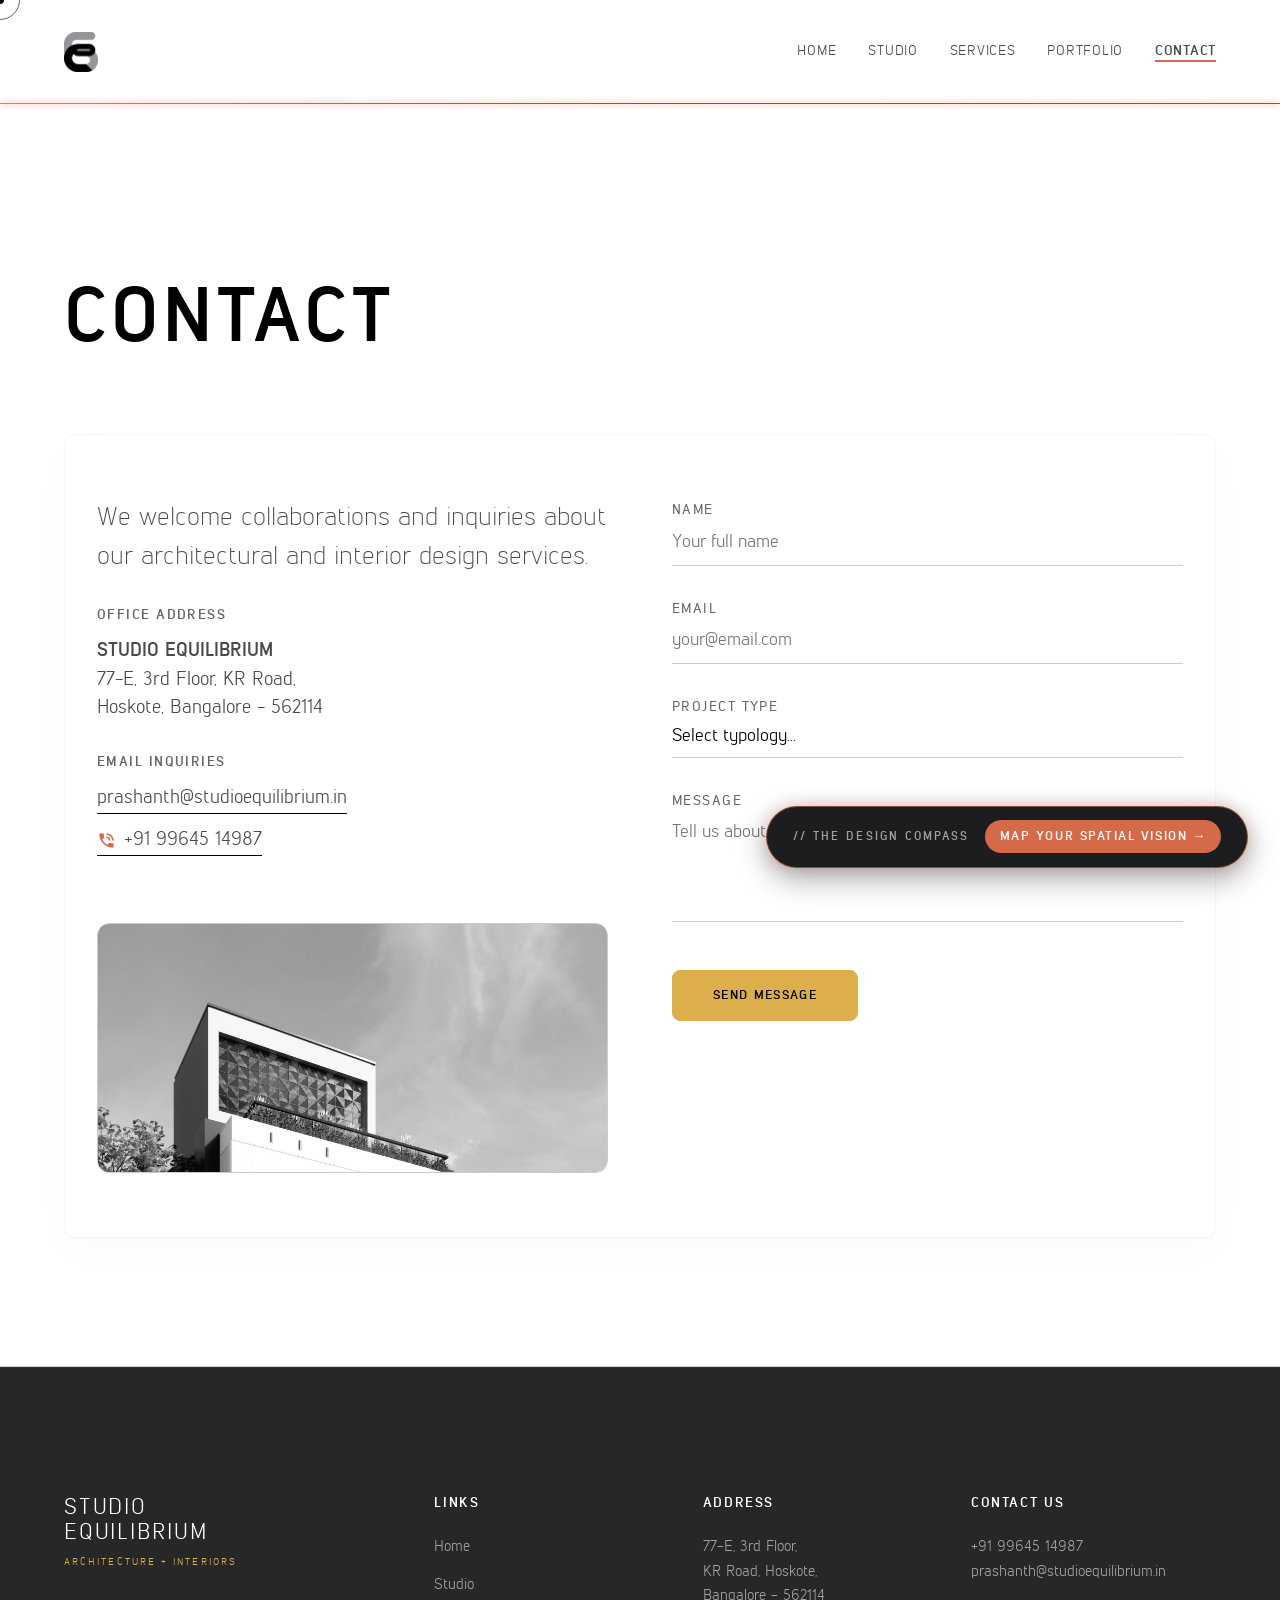
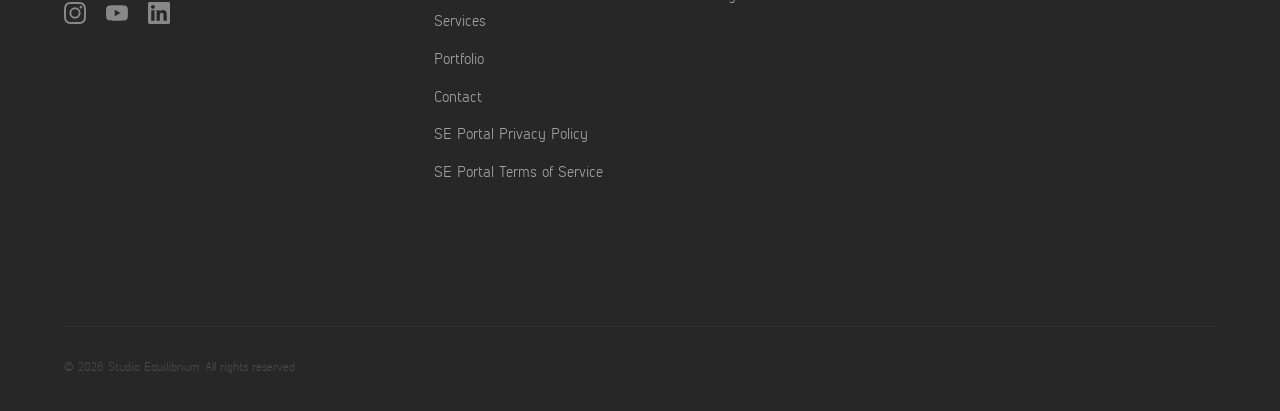
<file: contact.html>
<!DOCTYPE html>
<html lang="en">

<head>
    <meta charset="UTF-8">
    <meta name="viewport" content="width=device-width, initial-scale=1.0">
    <title>Contact | Studio Equilibrium</title>
    <meta name="description"
        content="Get in touch with Studio Equilibrium, Bangalore. Submit your design briefs for architecture, master planning, or interior solutions.">
    <!-- Google Fonts: Inter -->
    <link rel="preconnect" href="https://fonts.googleapis.com">
    <link rel="preconnect" href="https://fonts.gstatic.com" crossorigin>
    <link href="https://fonts.googleapis.com/css2?family=Inter:wght@300;400;600&display=swap" rel="stylesheet">
    <link href="https://fonts.googleapis.com/icon?family=Material+Icons" rel="stylesheet">
    <link rel="icon" type="image/png" href="assets/images/logo.png?v=10.4">
    <link rel="apple-touch-icon" href="assets/images/logo.png?v=10.4">
    <link rel="stylesheet" href="css/styles.css?v=10.4">
    <link rel="stylesheet" href="css/dna-modal.css?v=10.4">
</head>

<body>
    <canvas id="bg-particle-canvas"></canvas>
    <!-- Custom Cursor & Follower -->
    <div class="cursor"></div>
    <div class="cursor-follower"></div>

    <!-- Navigation -->
    <nav class="navbar" aria-label="Main Navigation">
        <a href="index.html" class="logo"><img src="assets/images/logo.png" alt="Studio Equilibrium Logo"></a>
        <ul class="nav-links">
            <li><a href="index.html">HOME</a></li>
            <li><a href="studio.html">STUDIO</a></li>
            <li><a href="services.html">SERVICES</a></li>
            <li><a href="portfolio.html">PORTFOLIO</a></li>
            <li><a href="contact.html" class="active">CONTACT</a></li>
        </ul>
    </nav>

    <!-- Main Content -->
    <main>
        <section id="contact" class="section contact-section fade-in is-visible">
            <div class="section-header">
                <h2 class="hero-title">CONTACT</h2>
            </div>
            <div class="contact-layout">
                <div class="contact-details">
                    <p class="large-text">We welcome collaborations and inquiries about our architectural and interior
                        design services.</p>
                    <div class="contact-info-block">
                        <h3>OFFICE ADDRESS</h3>
                        <p><strong>STUDIO EQUILIBRIUM</strong><br>77-E, 3rd Floor, KR Road,<br>Hoskote, Bangalore -
                            562114</p>
                    </div>
                    <div class="contact-info-block">
                        <h3>EMAIL INQUIRIES</h3>
                        <p><a href="mailto:prashanth@studioequilibrium.in"
                                class="contact-email-link">prashanth@studioequilibrium.in</a></p>
                        <p style="margin-top: 0.75rem;"><a href="tel:+919964514987" class="contact-phone-link"><span
                                    class="material-icons"
                                    style="font-size: inherit; vertical-align: middle; margin-right: 0.5rem; color: var(--color-rust-orange);">phone_in_talk</span>+91
                                99645 14987</a></p>
                    </div>
                    <div class="contact-image-container">
                        <img src="assets/images/Contact page.jpg" alt="Stark Minimalist Concrete Structure"
                            class="studio-hover-image" loading="lazy">
                    </div>
                </div>
                <div class="contact-form-container">
                    <!-- Clean, stark minimalist form -->
                    <!-- Success overlay (shown on successful submission) -->
                    <div id="form-success-overlay" class="form-success-overlay" aria-live="polite" style="display:none;">
                        <div class="form-success-inner">
                            <div class="form-success-icon">&#10003;</div>
                            <p class="form-success-title">Thank you.</p>
                            <p class="form-success-msg">Your message has been sent successfully.<br>We will be in touch shortly.</p>
                        </div>
                    </div>

                    <!-- The Design Compass Attached Report Card -->
                    <div id="compass-attached-card" class="compass-attached-card" style="display: none;">
                        <div class="compass-card-header">
                            <span class="compass-card-icon">&#128206;</span>
                            <span class="compass-card-text">
                                The Design Compass Report: <strong id="compass-persona-display"></strong> is attached to this inquiry.
                            </span>
                        </div>
                        <div class="compass-card-subtext">
                            Your 12 calibrated architectural selections will be delivered directly with your message to our design studio in Bangalore. <a id="compass-review-link" href="index.html?compass=true" style="color: var(--color-terracotta, #D66A48); text-decoration: underline; font-weight: 600;">Download or review your copy &rarr;</a>
                        </div>
                    </div>

                    <form action="https://api.web3forms.com/submit" method="POST" class="contact-form">
                        <!-- Web3Forms hidden config -->
                        <input type="hidden" name="access_key" value="ea5a8a95-e861-4339-b160-cc8dfb1a20fb">
                        <input type="hidden" name="from_name" value="Studio Equilibrium Portal Inquiry">
                        <input type="hidden" name="replyto" value="%email%">
                        <input type="hidden" name="subject" value="New Inquiry — Studio Equilibrium">
                        <input type="hidden" name="recipient" value="prashanth@studioequilibrium.in">
                        <input type="hidden" id="design-compass-data" name="design_compass_data">

                        <div class="form-group">
                            <label for="name">Name</label>
                            <input type="text" id="name" name="name" placeholder="Your full name" required>
                        </div>
                        <div class="form-group">
                            <label for="email">Email</label>
                            <input type="email" id="email" name="email" placeholder="your@email.com" required>
                        </div>
                        <div class="form-group">
                            <label for="project-type">Project Type</label>
                            <select id="project-type" name="project_type" required>
                                <option value="" disabled selected>Select typology...</option>
                                <option value="Architecture">Architecture</option>
                                <option value="Master Planning">Master Planning</option>
                                <option value="Interiors">Interiors</option>
                                <option value="Other / Consultancy">Other / Consultancy</option>
                            </select>
                        </div>
                        <div class="form-group">
                            <label for="message">Message</label>
                            <div id="dna-loaded-badge" class="dna-prefilled-notice" style="display: none;">
                                <span class="dna-notice-icon">&#10003;</span> The Design Compass report attached to inquiry.
                            </div>
                            <textarea id="message" name="message" placeholder="Tell us about your project..." required rows="4"></textarea>
                        </div>
                        <button type="submit" class="submit-btn" id="contact-submit-btn">Send Message</button>
                    </form>
                </div>
            </div>
        </section>
    </main>

    <!-- Footer -->
    <footer>
        <div class="footer-grid-wrapper">
            <!-- Column 1: Branding and Socials -->
            <div class="footer-col brand-col">
                <div class="footer-logo">STUDIO<br>EQUILIBRIUM</div>
                <div class="footer-tagline">ARCHITECTURE + INTERIORS</div>
                <div class="footer-social-tray">
                    <a href="https://instagram.com" target="_blank" rel="noopener noreferrer" class="social-link instagram"
                        aria-label="Instagram">
                        <svg viewBox="0 0 24 24" width="22" height="22">
                            <path
                                d="M12 2.163c3.204 0 3.584.012 4.85.07 3.252.148 4.771 1.691 4.919 4.919.058 1.265.069 1.645.069 4.849 0 3.205-.012 3.584-.069 4.849-.149 3.225-1.664 4.771-4.919 4.919-1.266.058-1.644.07-4.85.07-3.204 0-3.584-.012-4.849-.07-3.26-.149-4.771-1.699-4.919-4.92-.058-1.265-.07-1.644-.07-4.849 0-3.204.013-3.583.07-4.849.149-3.227 1.664-4.771 4.919-4.919 1.266-.057 1.645-.069 4.849-.069zM12 0C8.741 0 8.333.014 7.053.072 2.695.272.273 2.69.073 7.051.014 8.333 0 8.741 0 12c0 3.259.014 3.668.072 4.948.2 4.358 2.618 6.78 6.98 6.98 1.281.058 1.689.072 4.948.072 3.259 0 3.668-.014 4.948-.072 4.354-.2 6.782-2.618 6.979-6.98.059-1.28.073-1.689.073-4.948 0-3.259-.014-3.667-.072-4.947-.196-4.354-2.617-6.78-6.979-6.98C15.668.014 15.259 0 12 0zm0 5.838a6.162 6.162 0 1 0 0 12.324 6.162 6.162 0 0 0 0-12.324zM12 16a4 4 0 1 1 0-8 4 4 0 0 1 0 8zm6.406-11.845a1.44 1.44 0 1 0 0 2.881 1.44 1.44 0 0 0 0-2.881z" />
                        </svg>
                    </a>
                    <a href="https://youtube.com" target="_blank" rel="noopener noreferrer" class="social-link youtube"
                        aria-label="YouTube">
                        <svg viewBox="0 0 24 24" width="22" height="22">
                            <path
                                d="M23.498 6.163a3.003 3.003 0 0 0-2.11-2.11C19.518 3.545 12 3.545 12 3.545s-7.518 0-9.388.508a3.003 3.003 0 0 0-2.11 2.11C0 8.033 0 12 0 12s0 3.967.502 5.837a3.003 3.003 0 0 0 2.11 2.11c1.87.508 9.388.508 9.388.508s7.518 0 9.388-.508a3.003 3.003 0 0 0 2.11-2.11C24 15.967 24 12 24 12s0-3.967-.502-5.837zM9.545 15.568V8.432L15.818 12l-6.273 3.568z" />
                        </svg>
                    </a>
                    <a href="https://linkedin.com" target="_blank" rel="noopener noreferrer" class="social-link linkedin"
                        aria-label="LinkedIn">
                        <svg viewBox="0 0 24 24" width="22" height="22">
                            <path
                                d="M20.447 20.452h-3.554v-5.569c0-1.328-.027-3.037-1.852-3.037-1.853 0-2.136 1.445-2.136 2.939v5.667H9.351V9h3.414v1.561h.046c.477-.9 1.637-1.85 3.37-1.85 3.601 0 4.267 2.37 4.267 5.455v6.286zM5.337 7.433c-1.144 0-2.063-.926-2.063-2.065 0-1.138.92-2.063 2.063-2.063 1.14 0 2.064.925 2.064 2.063 0 1.139-.925 2.065-2.064 2.065zm1.782 13.019H3.555V9h3.564v11.452zM22.225 0H1.771C.792 0 0 .774 0 1.729v20.542C0 23.227.792 24 1.771 24h20.451c.98 0 1.778-.773 1.778-1.729V1.73C24 .774 23.205 0 22.222 0h.003z" />
                        </svg>
                    </a>
                </div>
            </div>
            
            <!-- Column 2: Studio Navigation Links -->
            <div class="footer-col links-col">
                <h3>LINKS</h3>
                <ul>
                    <li><a href="index.html">Home</a></li>
                    <li><a href="studio.html">Studio</a></li>
                    <li><a href="services.html">Services</a></li>
                    <li><a href="portfolio.html">Portfolio</a></li>
                    <li><a href="contact.html">Contact</a></li>
                    <li><a href="https://portal.studioequilibrium.in/privacy" target="_blank" rel="noopener noreferrer">SE Portal Privacy Policy</a></li>
                    <li><a href="https://portal.studioequilibrium.in/tos" target="_blank" rel="noopener noreferrer">SE Portal Terms of Service</a></li>
                </ul>
            </div>
      
            <!-- Column 3: Headquarters Physical Address -->
            <div class="footer-col address-col">
                <h3>ADDRESS</h3>
                <address>
                    77-E, 3rd Floor,<br>
                    KR Road, Hoskote,<br>
                    Bangalore - 562114
                </address>
            </div>
      
            <!-- Column 4: Direct Inquiries -->
            <div class="footer-col contact-col">
                <h3>CONTACT US</h3>
                <p><a href="tel:+919964514987" class="footer-contact-link">+91 99645 14987</a></p>
                <p><a href="mailto:prashanth@studioequilibrium.in" class="footer-contact-link">prashanth@studioequilibrium.in</a></p>
            </div>
        </div>
        <div class="footer-bottom-bar">
            <p>&copy; 2026 Studio Equilibrium. All rights reserved.</p>
        </div>
    </footer>

    <!-- The Design Compass Floating Dock Trigger -->
    <div id="dna-floating-dock" class="dna-floating-dock" role="button" aria-label="The Design Compass - Map Your Spatial Vision" tabindex="0">
        <span>// THE DESIGN COMPASS</span>
        <span class="dock-action">MAP YOUR SPATIAL VISION &rarr;</span>
    </div>

    <!-- Scripts -->
    <script src="js/app.js?v=10.4"></script>
    <script src="js/dna-modal.js?v=10.4"></script>
</body>

</html>
</file>
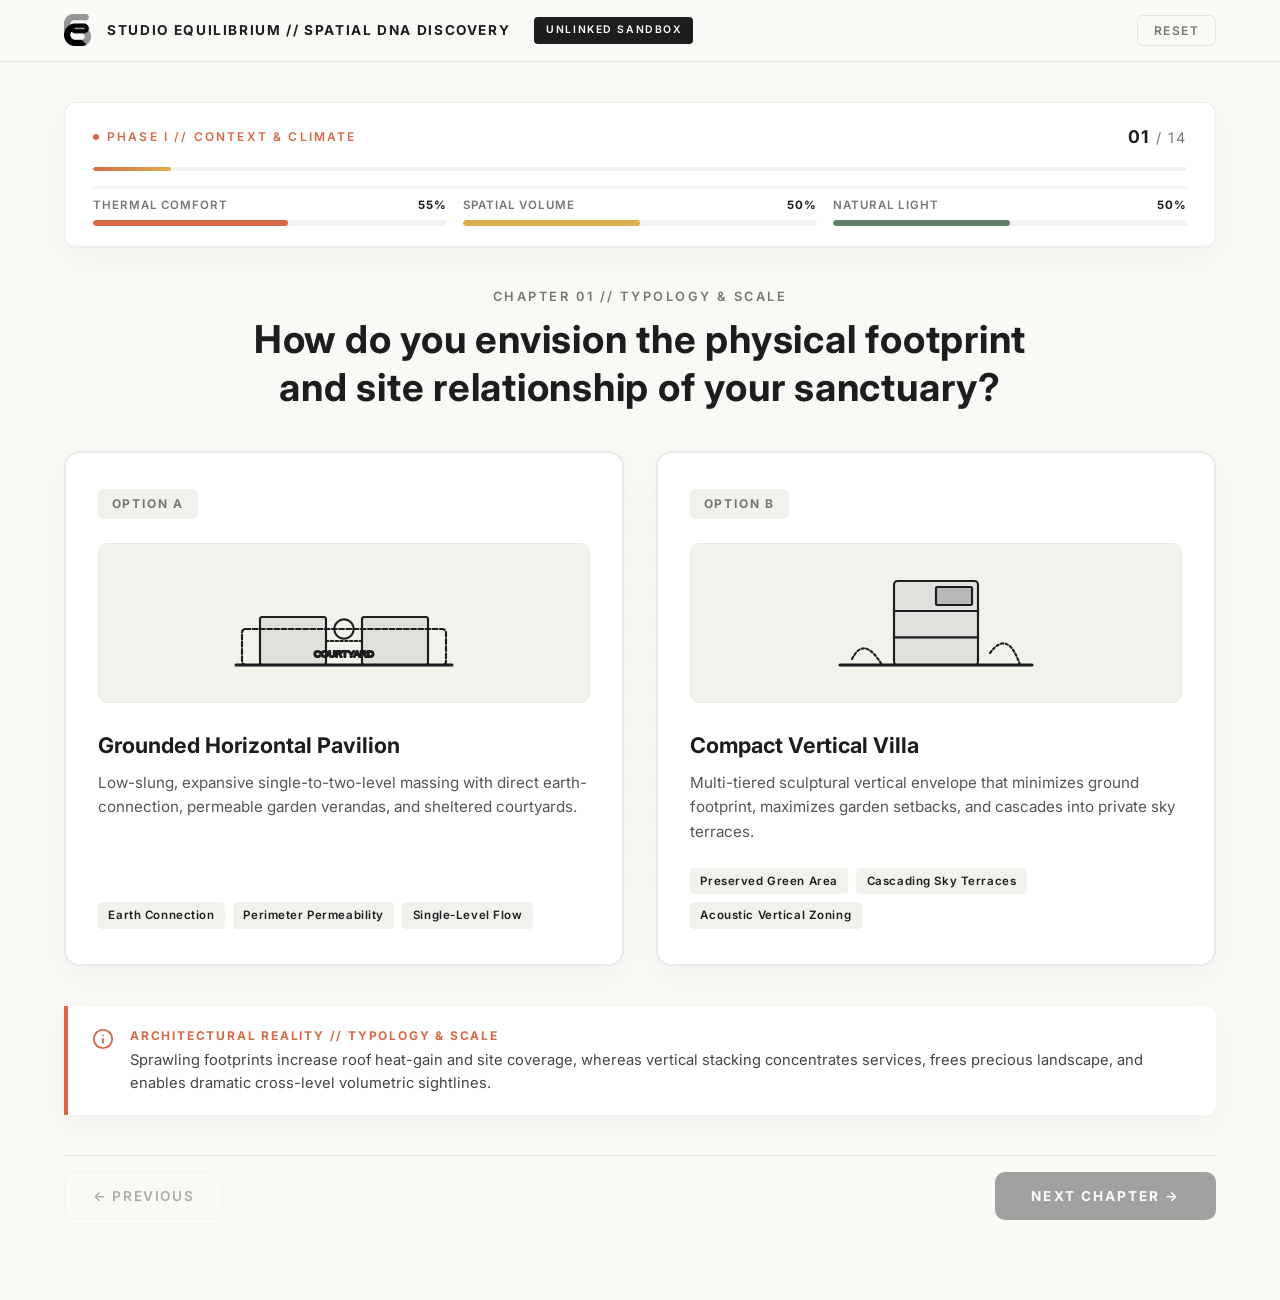
<file: dna-preview.html>
<!DOCTYPE html>
<html lang="en">

<head>
    <meta charset="UTF-8">
    <meta name="viewport" content="width=device-width, initial-scale=1.0">
    <title>The Spatial DNA Discovery // Unlinked Sandbox Preview | Studio Equilibrium</title>
    
    <!-- Private Sandbox: Prevent Search Engine Discovery & Indexing -->
    <meta name="robots" content="noindex, nofollow">
    <meta name="description" content="An unlinked 14-chapter interactive architectural discovery engine exploring volumetric thresholds, thermal envelopes, and programmatic realities.">

    <!-- Brand Favicon -->
    <link rel="icon" type="image/png" href="assets/images/logo.png?v=10.4">
    <link rel="apple-touch-icon" href="assets/images/logo.png?v=10.4">

    <!-- Typography: Inter & Lintel fallback -->
    <link rel="preconnect" href="https://fonts.googleapis.com">
    <link rel="preconnect" href="https://fonts.gstatic.com" crossorigin>
    <link href="https://fonts.googleapis.com/css2?family=Inter:wght@300;400;500;600;700&display=swap" rel="stylesheet">
    <link href="https://fonts.googleapis.com/icon?family=Material+Icons" rel="stylesheet">

    <!-- Isolated Sandbox Stylesheet -->
    <link rel="stylesheet" href="css/dna-preview.css?v=10.4">
</head>

<body>
    <!-- Subtle Architectural Coordinate Grid -->
    <div class="dna-bg-grid" aria-hidden="true"></div>

    <div class="dna-app-wrapper">
        <!-- Minimal Top Brand Bar -->
        <header class="dna-navbar">
            <div class="dna-nav-brand">
                <img src="assets/images/logo.png" alt="Studio Equilibrium Mark" class="dna-nav-logo">
                <span class="dna-nav-title">STUDIO EQUILIBRIUM // SPATIAL DNA DISCOVERY</span>
                <span class="dna-sandbox-badge">Unlinked Sandbox</span>
            </div>
            <div class="dna-nav-actions">
                <button id="dna-reset-btn" class="dna-reset-btn" title="Restart from Chapter 1">Reset</button>
            </div>
        </header>

        <!-- Main Workspace -->
        <main class="dna-main-container">

            <!-- ===================================================================
                 INTERACTIVE 14-CHAPTER STAGE
                 =================================================================== -->
            <div id="dna-interactive-stage">
                
                <!-- HUD Progress & Live Architectural Metrics -->
                <div class="dna-hud-tracker">
                    <div class="dna-hud-top-row">
                        <div id="dna-phase-badge" class="dna-phase-badge">
                            PHASE I // CONTEXT &amp; CLIMATE
                        </div>
                        <div id="dna-chapter-counter" class="dna-chapter-counter">
                            01 <span class="dna-counter-total">/ 14</span>
                        </div>
                    </div>

                    <!-- Progress Bar Line -->
                    <div class="dna-progress-bar-wrap">
                        <div id="dna-progress-fill" class="dna-progress-fill"></div>
                    </div>

                    <!-- Live Dynamic Metrics Bar -->
                    <div class="dna-metrics-tray">
                        <div class="dna-metric-pill">
                            <div class="dna-metric-meta">
                                <span>Thermal Comfort</span>
                                <span id="val-thermal" class="dna-metric-value">55%</span>
                            </div>
                            <div class="dna-metric-gauge">
                                <div id="gauge-thermal" class="dna-gauge-bar gauge-thermal" style="width: 55%;"></div>
                            </div>
                        </div>

                        <div class="dna-metric-pill">
                            <div class="dna-metric-meta">
                                <span>Spatial Volume</span>
                                <span id="val-volume" class="dna-metric-value">50%</span>
                            </div>
                            <div class="dna-metric-gauge">
                                <div id="gauge-volume" class="dna-gauge-bar gauge-volume" style="width: 50%;"></div>
                            </div>
                        </div>

                        <div class="dna-metric-pill">
                            <div class="dna-metric-meta">
                                <span>Natural Light</span>
                                <span id="val-light" class="dna-metric-value">50%</span>
                            </div>
                            <div class="dna-metric-gauge">
                                <div id="gauge-light" class="dna-gauge-bar gauge-light" style="width: 50%;"></div>
                            </div>
                        </div>
                    </div>
                </div>

                <!-- Chapter Question & Cards Stage -->
                <div id="dna-chapter-stage" class="dna-chapter-stage">
                    <div class="dna-chapter-header">
                        <div id="dna-chapter-sub" class="dna-chapter-sub">CHAPTER 01 // TYPOLOGY &amp; SCALE</div>
                        <h1 id="dna-chapter-title" class="dna-chapter-title">
                            How do you envision the physical footprint and site relationship of your sanctuary?
                        </h1>
                    </div>

                    <!-- Binary A vs B Choice Cards -->
                    <div class="dna-choices-grid">
                        <!-- Option A Card -->
                        <div id="dna-card-a" class="dna-choice-card" role="button" tabindex="0">
                            <div class="dna-card-badge-row">
                                <span class="dna-choice-tag">Option A</span>
                                <div class="dna-select-radio"></div>
                            </div>
                            <div class="dna-diagram-box"></div>
                            <h2 class="dna-choice-title">Option A Title</h2>
                            <p class="dna-choice-desc">Option A Description</p>
                            <div class="dna-choice-perks"></div>
                        </div>

                        <!-- Option B Card -->
                        <div id="dna-card-b" class="dna-choice-card" role="button" tabindex="0">
                            <div class="dna-card-badge-row">
                                <span class="dna-choice-tag">Option B</span>
                                <div class="dna-select-radio"></div>
                            </div>
                            <div class="dna-diagram-box"></div>
                            <h2 class="dna-choice-title">Option B Title</h2>
                            <p class="dna-choice-desc">Option B Description</p>
                            <div class="dna-choice-perks"></div>
                        </div>
                    </div>

                    <!-- Architectural Reality / Why This Matters Callout -->
                    <div class="dna-architectural-tip">
                        <svg class="dna-tip-icon" viewBox="0 0 24 24" fill="none" stroke="currentColor" stroke-width="2" stroke-linecap="round" stroke-linejoin="round">
                            <circle cx="12" cy="12" r="10"></circle>
                            <line x1="12" y1="16" x2="12" y2="12"></line>
                            <line x1="12" y1="8" x2="12.01" y2="8"></line>
                        </svg>
                        <div class="dna-tip-body">
                            <div id="dna-tip-heading" class="dna-tip-heading">ARCHITECTURAL REALITY</div>
                            <p id="dna-tip-text" class="dna-tip-text">...</p>
                        </div>
                    </div>

                    <!-- Navigation Controls -->
                    <div class="dna-controls-bar">
                        <button id="dna-btn-prev" class="dna-btn-secondary" disabled>
                            &larr; PREVIOUS
                        </button>
                        <button id="dna-btn-next" class="dna-btn-primary" disabled>
                            NEXT CHAPTER &rarr;
                        </button>
                    </div>
                </div>
            </div>

            <!-- ===================================================================
                 RESULT SCREEN: ARCHITECTURAL DNA DOSSIER
                 =================================================================== -->
            <div id="dna-dossier-view" class="dna-dossier-view">
                
                <!-- Hero Moniker Banner -->
                <div class="dna-dossier-hero">
                    <div class="dna-dossier-label">ARCHITECTURAL DNA SYNTHESIS // CONFIDENTIAL DOSSIER</div>
                    <h1 id="dna-dossier-moniker" class="dna-dossier-moniker">The Introverted Biophilic Modernist</h1>
                    <p id="dna-dossier-strapline" class="dna-dossier-strapline">
                        A contemplative, climate-calibrated sanctuary sculpted around internal courtyards, natural ventilation stacks, and honest structural wabi-sabi.
                    </p>
                </div>

                <!-- 2-Column Synthesis Grid -->
                <div class="dna-dossier-grid">
                    
                    <!-- 3-Point Spatial Philosophy -->
                    <div class="dna-dossier-card">
                        <div class="dna-card-heading">
                            <svg class="dna-card-heading-icon" viewBox="0 0 24 24" fill="none" stroke="currentColor" stroke-width="2">
                                <path d="M12 2L2 7l10 5 10-5-10-5zM2 17l10 5 10-5M2 12l10 5 10-5"/>
                            </svg>
                            <span>SPATIAL PHILOSOPHY &amp; CORE PRIORITIES</span>
                        </div>
                        <div id="dna-dossier-philosophy" class="dna-philosophy-list">
                            <!-- Injected by JavaScript -->
                        </div>
                    </div>

                    <!-- Performance Balance Meters -->
                    <div class="dna-dossier-card">
                        <div class="dna-card-heading">
                            <svg class="dna-card-heading-icon" viewBox="0 0 24 24" fill="none" stroke="currentColor" stroke-width="2">
                                <rect x="3" y="3" width="18" height="18" rx="2" ry="2"/>
                                <line x1="3" y1="9" x2="21" y2="9"/>
                                <line x1="9" y1="21" x2="9" y2="9"/>
                            </svg>
                            <span>DESIGN PARAMETER BALANCE</span>
                        </div>
                        <div class="dna-metrics-summary-list">
                            <div class="dna-summary-metric-row">
                                <div class="dna-summary-metric-header">
                                    <span>Thermal Comfort &amp; Passive Mass</span>
                                    <span id="dossier-val-thermal" style="color: var(--color-terracotta);">75%</span>
                                </div>
                                <div class="dna-summary-gauge">
                                    <div id="dossier-gauge-thermal" class="dna-summary-fill gauge-thermal" style="width: 75%;"></div>
                                </div>
                            </div>

                            <div class="dna-summary-metric-row">
                                <div class="dna-summary-metric-header">
                                    <span>Spatial Fluidity &amp; Volume</span>
                                    <span id="dossier-val-volume" style="color: var(--color-mustard);">65%</span>
                                </div>
                                <div class="dna-summary-gauge">
                                    <div id="dossier-gauge-volume" class="dna-summary-fill gauge-volume" style="width: 65%;"></div>
                                </div>
                            </div>

                            <div class="dna-summary-metric-row">
                                <div class="dna-summary-metric-header">
                                    <span>Daylight Purity &amp; Glare Defense</span>
                                    <span id="dossier-val-light" style="color: var(--color-sage);">70%</span>
                                </div>
                                <div class="dna-summary-gauge">
                                    <div id="dossier-gauge-light" class="dna-summary-fill gauge-light" style="width: 70%;"></div>
                                </div>
                            </div>

                            <div class="dna-summary-metric-row">
                                <div class="dna-summary-metric-header">
                                    <span>Craft Honesty &amp; BIM Precision</span>
                                    <span id="dossier-val-craft" style="color: var(--color-charcoal);">85%</span>
                                </div>
                                <div class="dna-summary-gauge">
                                    <div id="dossier-gauge-craft" class="dna-summary-fill" style="width: 85%; background: var(--color-charcoal);"></div>
                                </div>
                            </div>
                        </div>
                    </div>
                </div>

                <!-- 14-Point Decisions Ledger Table -->
                <div class="dna-ledger-section">
                    <div class="dna-card-heading">
                        <svg class="dna-card-heading-icon" viewBox="0 0 24 24" fill="none" stroke="currentColor" stroke-width="2">
                            <line x1="8" y1="6" x2="21" y2="6"/>
                            <line x1="8" y1="12" x2="21" y2="12"/>
                            <line x1="8" y1="18" x2="21" y2="18"/>
                            <line x1="3" y1="6" x2="3.01" y2="6"/>
                            <line x1="3" y1="12" x2="3.01" y2="12"/>
                            <line x1="3" y1="18" x2="3.01" y2="18"/>
                        </svg>
                        <span>COMPLETE 14-CHAPTER ARCHITECTURAL DECISIONS LEDGER</span>
                    </div>
                    <table class="dna-ledger-table">
                        <thead>
                            <tr>
                                <th style="width: 15%;">Phase</th>
                                <th style="width: 30%;">Awareness Chapter</th>
                                <th style="width: 30%;">Your Calibrated Choice</th>
                                <th style="width: 25%;">Key Architectural Attributes</th>
                            </tr>
                        </thead>
                        <tbody id="dna-ledger-tbody">
                            <!-- Injected by JavaScript -->
                        </tbody>
                    </table>
                </div>

                <!-- Transmit to Studio Equilibrium Callout -->
                <div class="dna-dossier-actions">
                    <h2 class="dna-transmit-title">Translate Your Spatial DNA Into Architectural Reality</h2>
                    <p class="dna-transmit-subtitle">
                        Transmit your calibrated 14-point parameters directly to Prashanth N and the Studio Equilibrium design team to pre-seed your initial consultation.
                    </p>
                    <div class="dna-action-btn-tray">
                        <a id="dna-transmit-btn" href="contact.html" class="dna-transmit-btn">
                            TRANSMIT DOSSIER TO STUDIO EQUILIBRIUM &rarr;
                        </a>
                        <button id="dna-copy-btn" class="dna-share-btn">
                            Copy Dossier Summary
                        </button>
                        <button id="dna-print-btn" class="dna-share-btn">
                            Print / Save PDF
                        </button>
                        <button id="dna-dossier-reset-btn" class="dna-share-btn">
                            Reset Discovery
                        </button>
                    </div>
                </div>

            </div>
        </main>
    </div>

    <!-- Toast Notification Popup -->
    <div id="dna-toast" class="dna-toast">Dossier Summary copied to clipboard!</div>

    <!-- Standalone Interactive Engine Script -->
    <script src="js/dna-preview.js?v=10.4"></script>
</body>

</html>
</file>
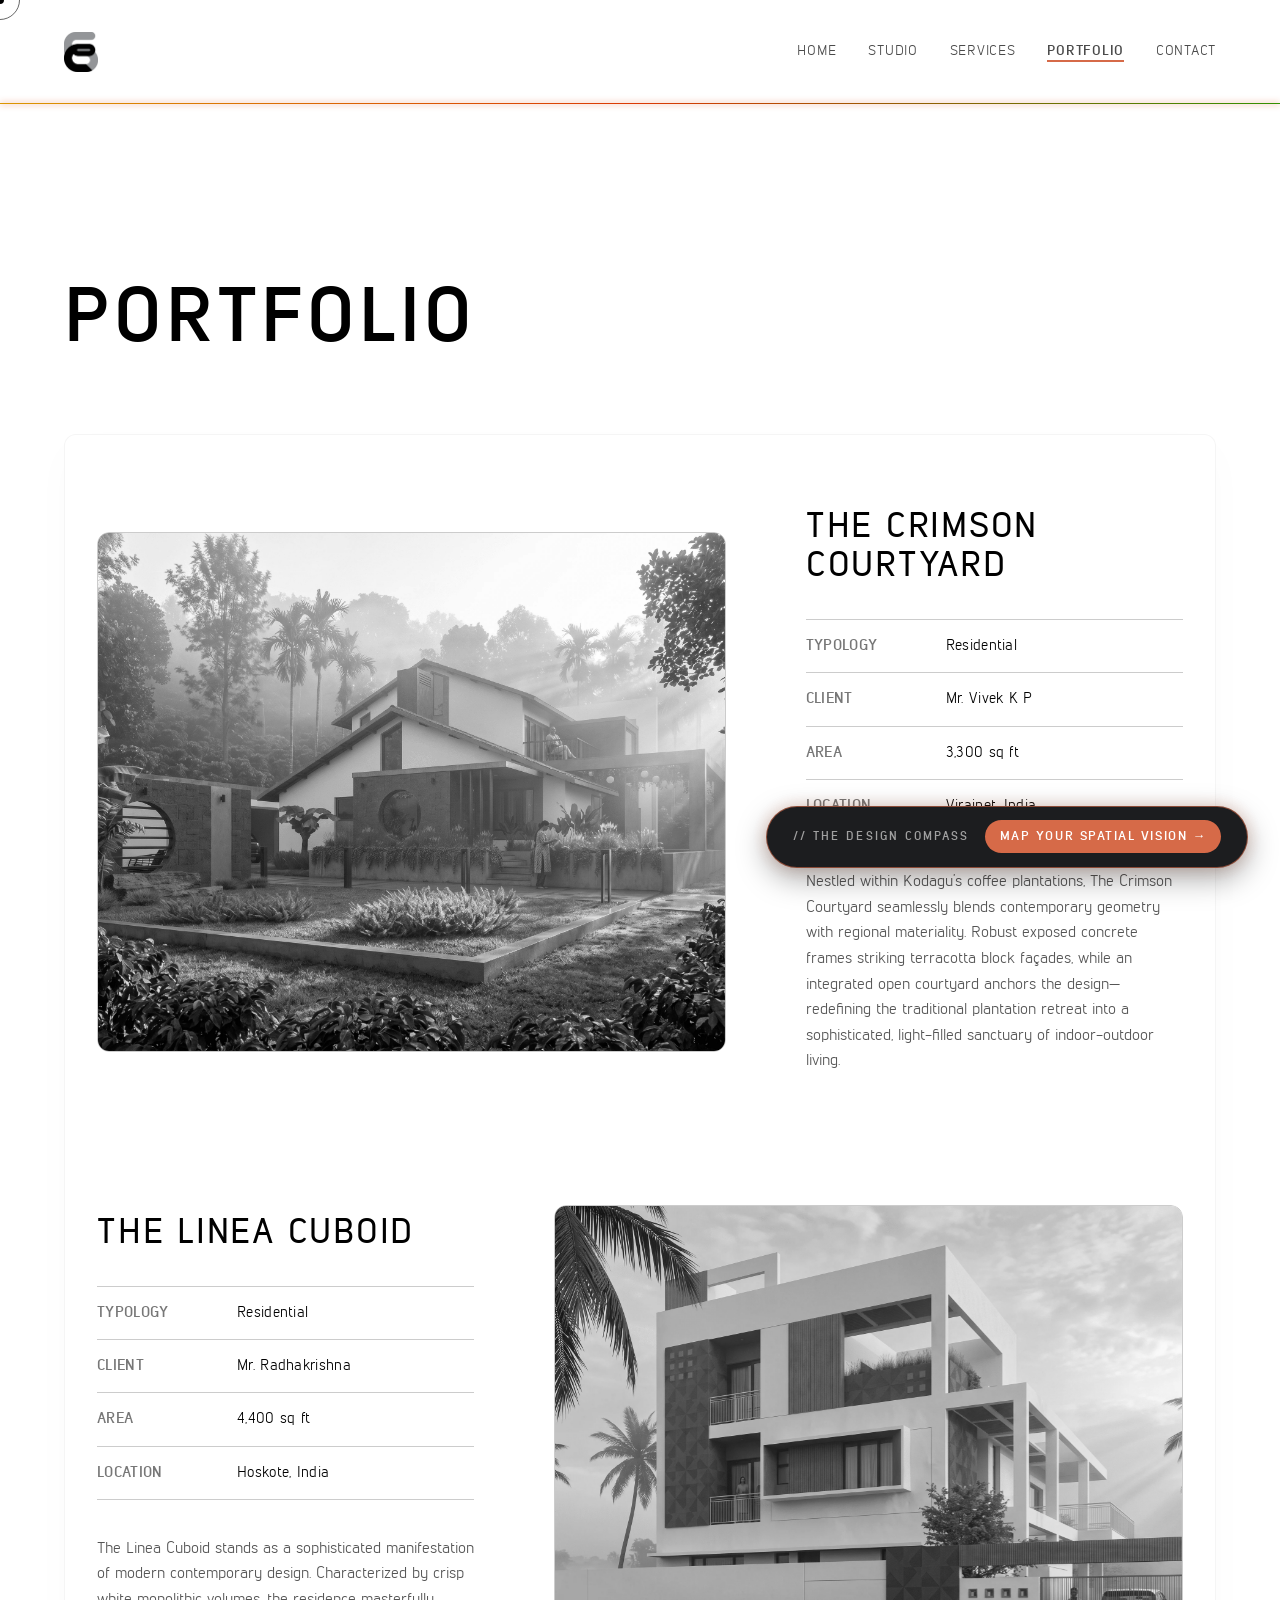
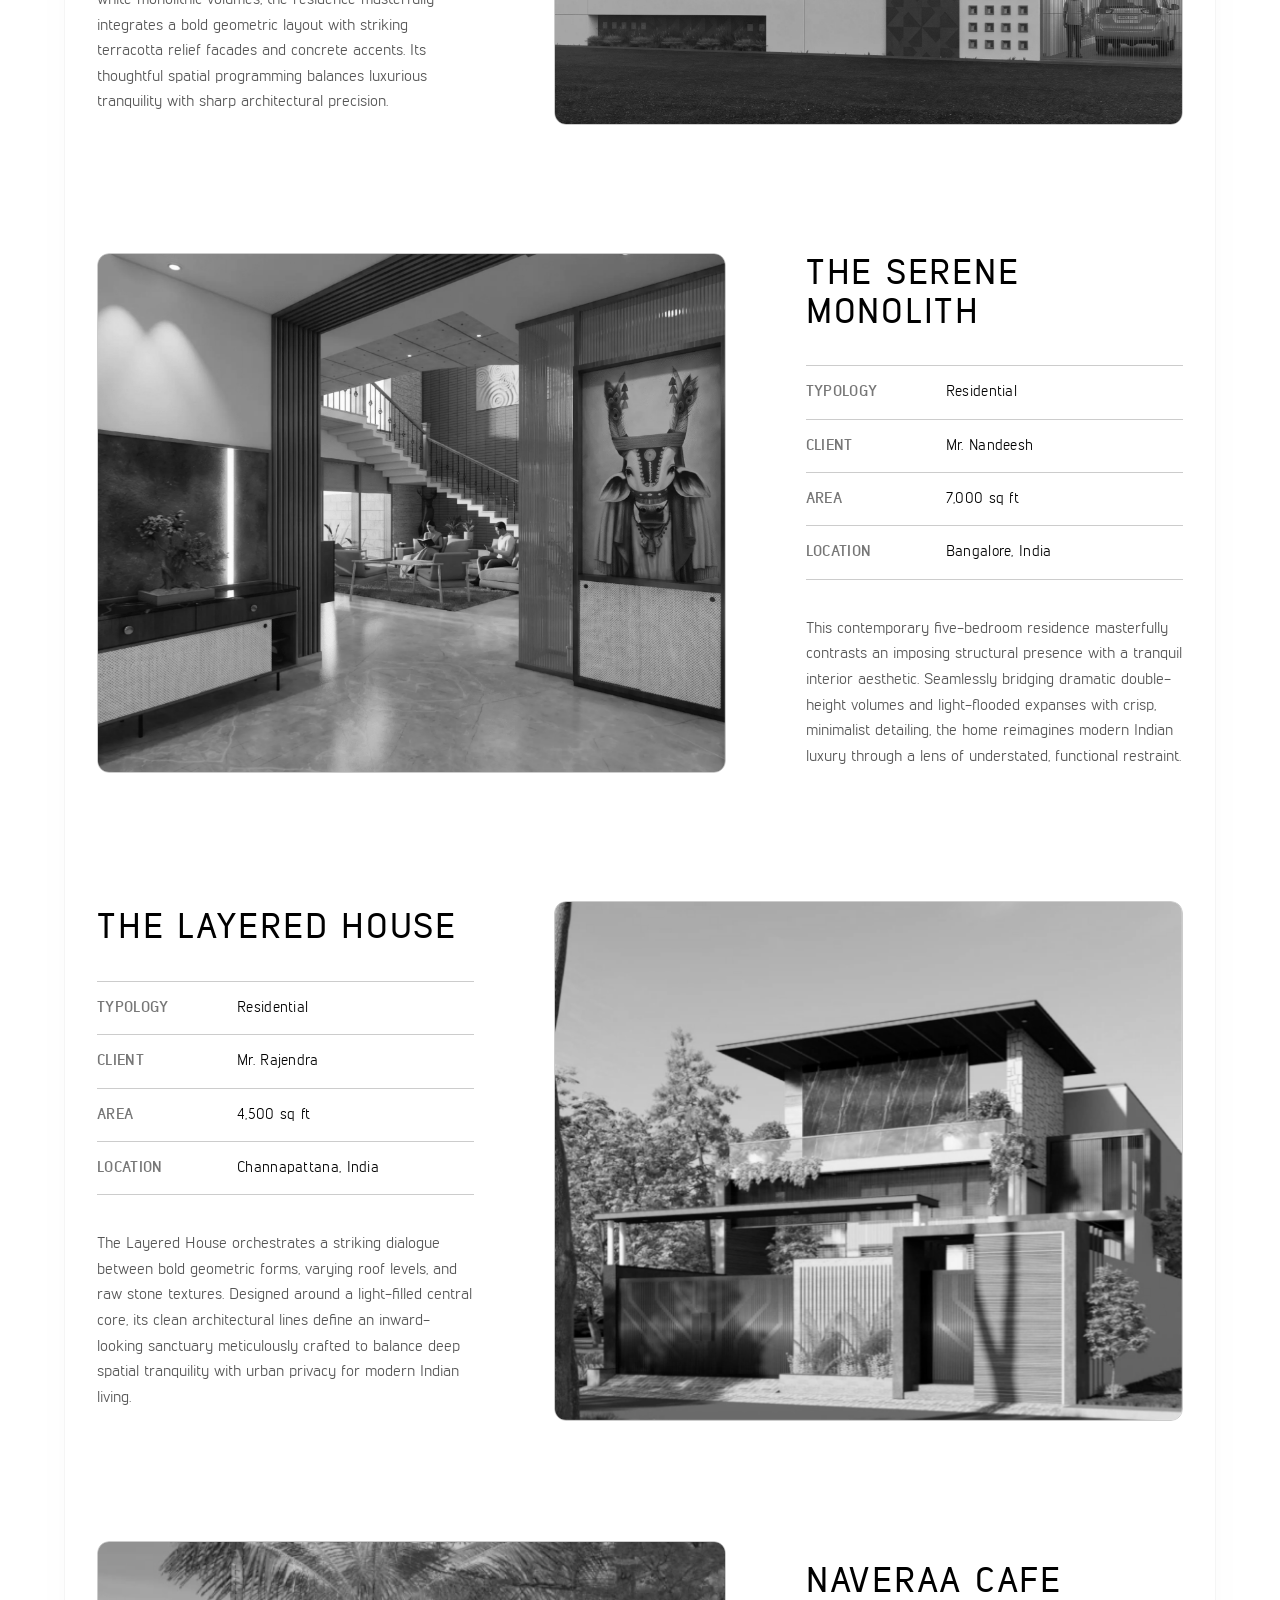
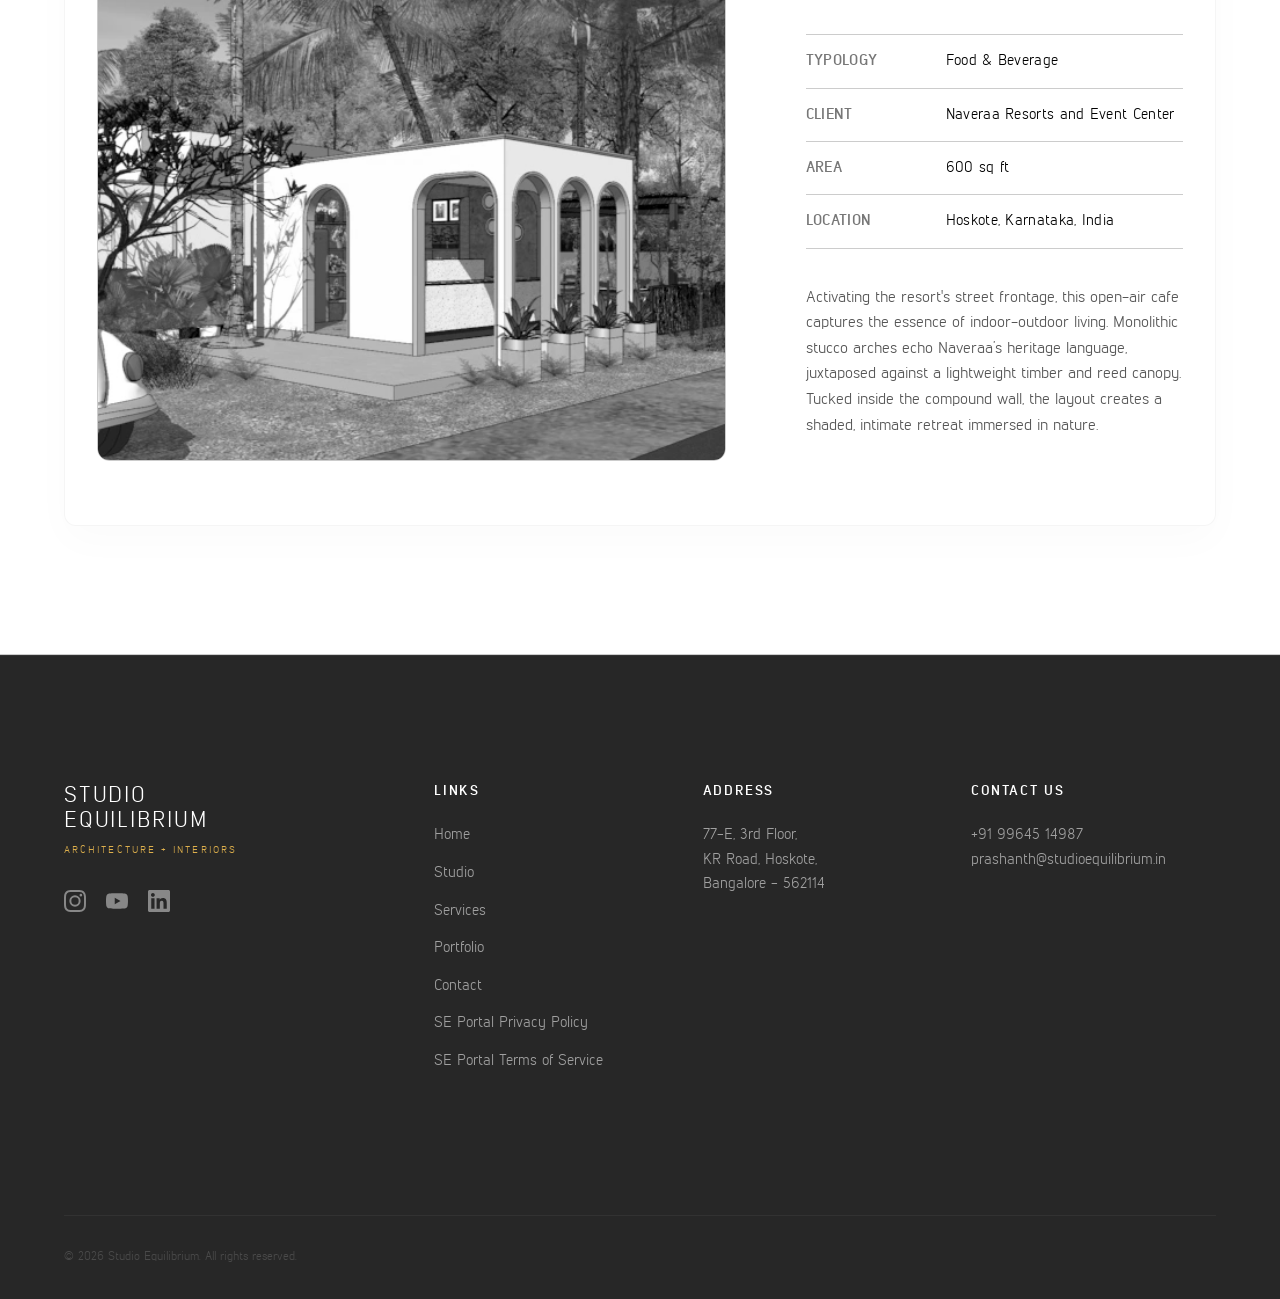
<file: portfolio.html>
<!DOCTYPE html>
<html lang="en">
<head>
    <meta charset="UTF-8">
    <meta name="viewport" content="width=device-width, initial-scale=1.0">
    <title>Portfolio | Studio Equilibrium</title>
    <meta name="description" content="Explore the portfolio of architectural and interior design projects by Studio Equilibrium.">
    <!-- Google Fonts: Inter -->
    <link rel="preconnect" href="https://fonts.googleapis.com">
    <link rel="preconnect" href="https://fonts.gstatic.com" crossorigin>
    <link href="https://fonts.googleapis.com/css2?family=Inter:wght@300;400;600&display=swap" rel="stylesheet">
    <link href="https://fonts.googleapis.com/icon?family=Material+Icons" rel="stylesheet">
    <link rel="icon" type="image/png" href="assets/images/logo.png?v=10.4">
    <link rel="apple-touch-icon" href="assets/images/logo.png?v=10.4">
    <link rel="stylesheet" href="css/styles.css?v=10.4">
    <link rel="stylesheet" href="css/dna-modal.css?v=10.4">
</head>
<body>
    <canvas id="bg-particle-canvas"></canvas>
    <!-- Custom Cursor & Follower -->
    <div class="cursor"></div>
    <div class="cursor-follower"></div>

    <!-- Navigation -->
    <nav class="navbar" aria-label="Main Navigation">
        <a href="index.html" class="logo"><img src="assets/images/logo.png" alt="Studio Equilibrium Logo"></a>
        <ul class="nav-links">
            <li><a href="index.html">HOME</a></li>
            <li><a href="studio.html">STUDIO</a></li>
            <li><a href="services.html">SERVICES</a></li>
            <li><a href="portfolio.html" class="active">PORTFOLIO</a></li>
            <li><a href="contact.html">CONTACT</a></li>
        </ul>
    </nav>

    <!-- Main Content -->
    <main>
        <!-- Portfolio Section -->
        <section id="portfolio" class="section portfolio-section fade-in is-visible" style="padding-top: calc(var(--spacing-xl) + 60px); min-height: 80vh;">
            <div class="section-header">
                <h2 class="hero-title">PORTFOLIO</h2>
            </div>
            <!-- This container will be populated dynamically by app.js using data/projects.json -->
            <div id="portfolio-grid" class="portfolio-vertical-sequence">
                <!-- Javascript will inject projects here -->
            </div>
        </section>
    </main>

    <!-- Footer -->
    <footer>
        <div class="footer-grid-wrapper">
            <!-- Column 1: Branding and Socials -->
            <div class="footer-col brand-col">
                <div class="footer-logo">STUDIO<br>EQUILIBRIUM</div>
                <div class="footer-tagline">ARCHITECTURE + INTERIORS</div>
                <div class="footer-social-tray">
                    <a href="https://instagram.com" target="_blank" rel="noopener noreferrer" class="social-link instagram"
                        aria-label="Instagram">
                        <svg viewBox="0 0 24 24" width="22" height="22">
                            <path
                                d="M12 2.163c3.204 0 3.584.012 4.85.07 3.252.148 4.771 1.691 4.919 4.919.058 1.265.069 1.645.069 4.849 0 3.205-.012 3.584-.069 4.849-.149 3.225-1.664 4.771-4.919 4.919-1.266.058-1.644.07-4.85.07-3.204 0-3.584-.012-4.849-.07-3.26-.149-4.771-1.699-4.919-4.92-.058-1.265-.07-1.644-.07-4.849 0-3.204.013-3.583.07-4.849.149-3.227 1.664-4.771 4.919-4.919 1.266-.057 1.645-.069 4.849-.069zM12 0C8.741 0 8.333.014 7.053.072 2.695.272.273 2.69.073 7.051.014 8.333 0 8.741 0 12c0 3.259.014 3.668.072 4.948.2 4.358 2.618 6.78 6.98 6.98 1.281.058 1.689.072 4.948.072 3.259 0 3.668-.014 4.948-.072 4.354-.2 6.782-2.618 6.979-6.98.059-1.28.073-1.689.073-4.948 0-3.259-.014-3.667-.072-4.947-.196-4.354-2.617-6.78-6.979-6.98C15.668.014 15.259 0 12 0zm0 5.838a6.162 6.162 0 1 0 0 12.324 6.162 6.162 0 0 0 0-12.324zM12 16a4 4 0 1 1 0-8 4 4 0 0 1 0 8zm6.406-11.845a1.44 1.44 0 1 0 0 2.881 1.44 1.44 0 0 0 0-2.881z" />
                        </svg>
                    </a>
                    <a href="https://youtube.com" target="_blank" rel="noopener noreferrer" class="social-link youtube"
                        aria-label="YouTube">
                        <svg viewBox="0 0 24 24" width="22" height="22">
                            <path
                                d="M23.498 6.163a3.003 3.003 0 0 0-2.11-2.11C19.518 3.545 12 3.545 12 3.545s-7.518 0-9.388.508a3.003 3.003 0 0 0-2.11 2.11C0 8.033 0 12 0 12s0 3.967.502 5.837a3.003 3.003 0 0 0 2.11 2.11c1.87.508 9.388.508 9.388.508s7.518 0 9.388-.508a3.003 3.003 0 0 0 2.11-2.11C24 15.967 24 12 24 12s0-3.967-.502-5.837zM9.545 15.568V8.432L15.818 12l-6.273 3.568z" />
                        </svg>
                    </a>
                    <a href="https://linkedin.com" target="_blank" rel="noopener noreferrer" class="social-link linkedin"
                        aria-label="LinkedIn">
                        <svg viewBox="0 0 24 24" width="22" height="22">
                            <path
                                d="M20.447 20.452h-3.554v-5.569c0-1.328-.027-3.037-1.852-3.037-1.853 0-2.136 1.445-2.136 2.939v5.667H9.351V9h3.414v1.561h.046c.477-.9 1.637-1.85 3.37-1.85 3.601 0 4.267 2.37 4.267 5.455v6.286zM5.337 7.433c-1.144 0-2.063-.926-2.063-2.065 0-1.138.92-2.063 2.063-2.063 1.14 0 2.064.925 2.064 2.063 0 1.139-.925 2.065-2.064 2.065zm1.782 13.019H3.555V9h3.564v11.452zM22.225 0H1.771C.792 0 0 .774 0 1.729v20.542C0 23.227.792 24 1.771 24h20.451c.98 0 1.778-.773 1.778-1.729V1.73C24 .774 23.205 0 22.222 0h.003z" />
                        </svg>
                    </a>
                </div>
            </div>
            
            <!-- Column 2: Studio Navigation Links -->
            <div class="footer-col links-col">
                <h3>LINKS</h3>
                <ul>
                    <li><a href="index.html">Home</a></li>
                    <li><a href="studio.html">Studio</a></li>
                    <li><a href="services.html">Services</a></li>
                    <li><a href="portfolio.html">Portfolio</a></li>
                    <li><a href="contact.html">Contact</a></li>
                    <li><a href="https://portal.studioequilibrium.in/privacy" target="_blank" rel="noopener noreferrer">SE Portal Privacy Policy</a></li>
                    <li><a href="https://portal.studioequilibrium.in/tos" target="_blank" rel="noopener noreferrer">SE Portal Terms of Service</a></li>
                </ul>
            </div>
      
            <!-- Column 3: Headquarters Physical Address -->
            <div class="footer-col address-col">
                <h3>ADDRESS</h3>
                <address>
                    77-E, 3rd Floor,<br>
                    KR Road, Hoskote,<br>
                    Bangalore - 562114
                </address>
            </div>
      
            <!-- Column 4: Direct Inquiries -->
            <div class="footer-col contact-col">
                <h3>CONTACT US</h3>
                <p><a href="tel:+919964514987" class="footer-contact-link">+91 99645 14987</a></p>
                <p><a href="mailto:prashanth@studioequilibrium.in" class="footer-contact-link">prashanth@studioequilibrium.in</a></p>
            </div>
        </div>
        <div class="footer-bottom-bar">
            <p>&copy; 2026 Studio Equilibrium. All rights reserved.</p>
        </div>
    </footer>

    <!-- Project Modal Overlay -->
    <div id="project-modal" class="modal">
        <div class="modal-backdrop"></div>
        <div class="modal-content">
            <button class="close-modal" aria-label="Close modal">&times;</button>
            <div class="modal-body" id="modal-body-content">
                <!-- Dynamically injected -->
            </div>
        </div>
    </div>

    <!-- The Design Compass Floating Dock Trigger -->
    <div id="dna-floating-dock" class="dna-floating-dock" role="button" aria-label="The Design Compass - Map Your Spatial Vision" tabindex="0">
        <span>// THE DESIGN COMPASS</span>
        <span class="dock-action">MAP YOUR SPATIAL VISION &rarr;</span>
    </div>

    <!-- Scripts -->
    <script src="js/app.js?v=10.4"></script>
    <script src="js/dna-modal.js?v=10.4"></script>
</body>
</html>
</file>
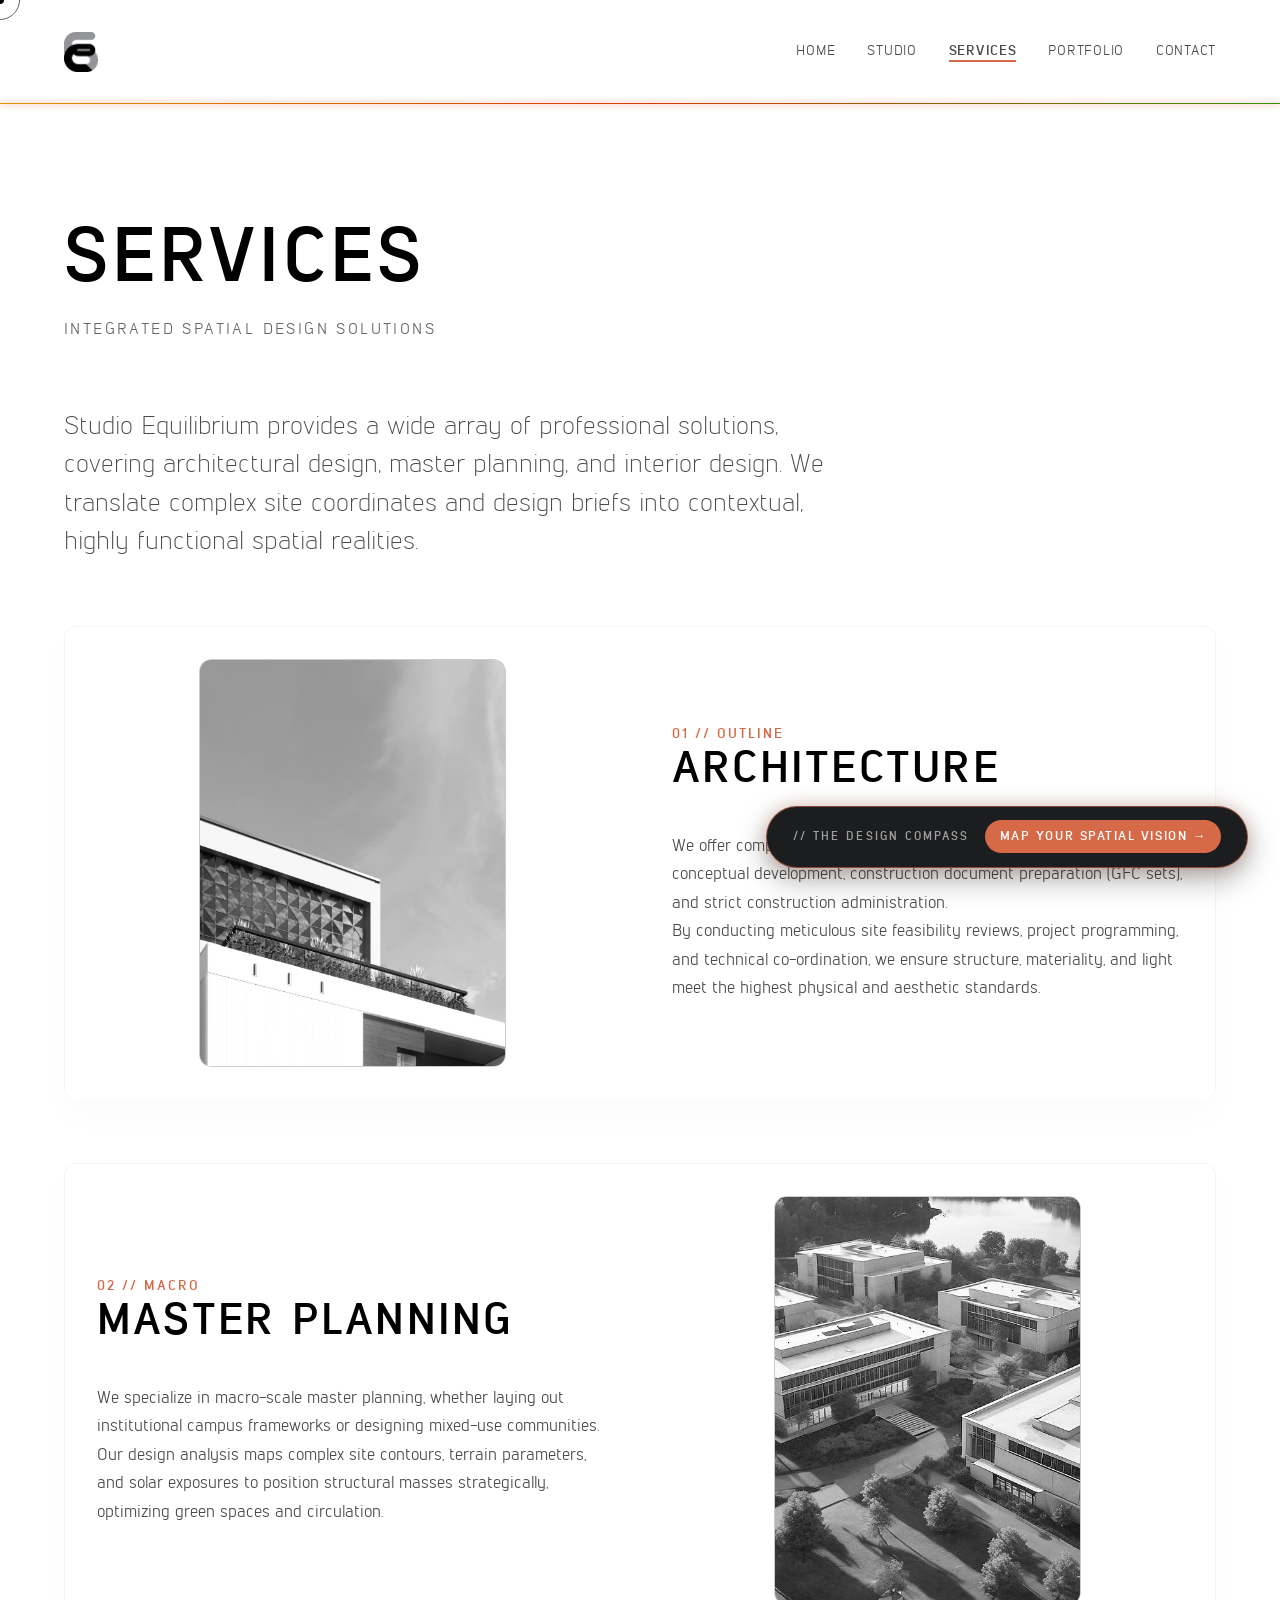
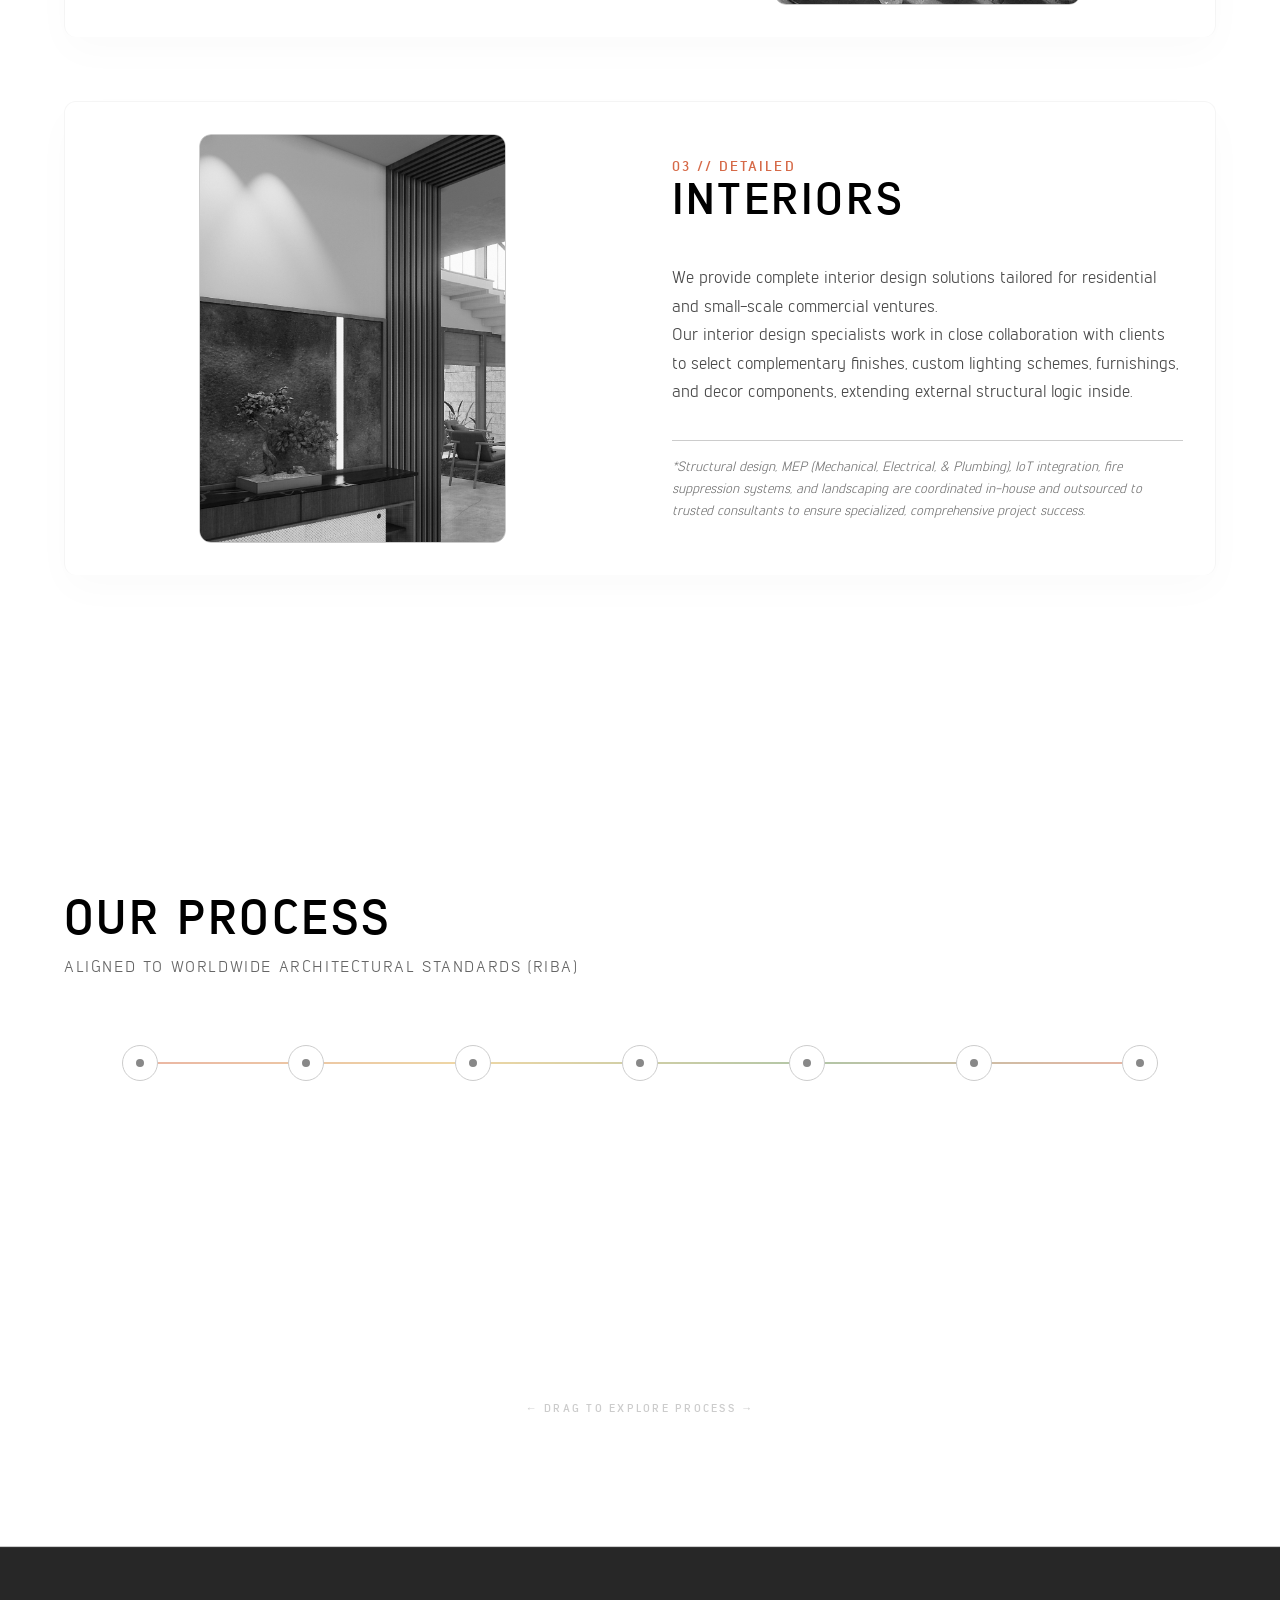
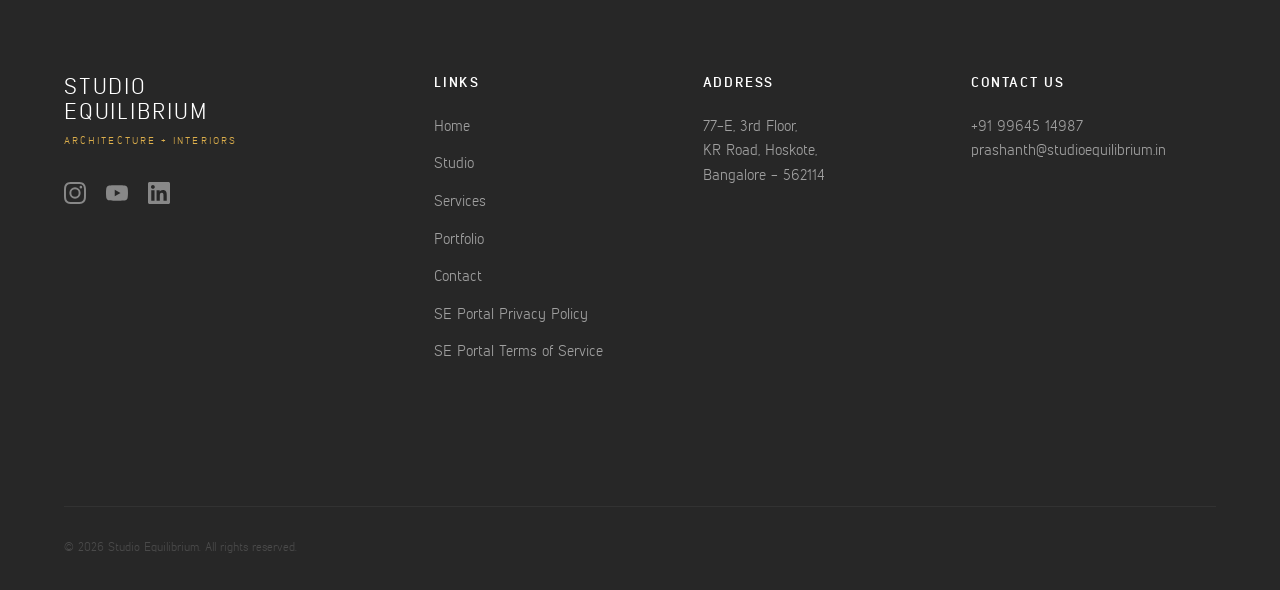
<file: services.html>
<!DOCTYPE html>
<html lang="en">

<head>
    <meta charset="UTF-8">
    <meta name="viewport" content="width=device-width, initial-scale=1.0">
    <title>Services | Studio Equilibrium</title>
    <meta name="description"
        content="Explore the architectural design, master planning, and interior design solutions of Studio Equilibrium, structured across RIBA standard project stages.">
    <!-- Google Fonts: Inter -->
    <link rel="preconnect" href="https://fonts.googleapis.com">
    <link rel="preconnect" href="https://fonts.gstatic.com" crossorigin>
    <link href="https://fonts.googleapis.com/css2?family=Inter:wght@300;400;600&display=swap" rel="stylesheet">
    <link href="https://fonts.googleapis.com/icon?family=Material+Icons" rel="stylesheet">
    <link rel="icon" type="image/png" href="assets/images/logo.png?v=10.4">
    <link rel="apple-touch-icon" href="assets/images/logo.png?v=10.4">
    <link rel="stylesheet" href="css/styles.css?v=10.4">
    <link rel="stylesheet" href="css/dna-modal.css?v=10.4">
</head>

<body>
    <canvas id="bg-particle-canvas"></canvas>
    <!-- Custom Cursor & Follower -->
    <div class="cursor"></div>
    <div class="cursor-follower"></div>

    <!-- Navigation -->
    <nav class="navbar" aria-label="Main Navigation">
        <a href="index.html" class="logo"><img src="assets/images/logo.png" alt="Studio Equilibrium Logo"></a>
        <ul class="nav-links">
            <li><a href="index.html">HOME</a></li>
            <li><a href="studio.html">STUDIO</a></li>
            <li><a href="services.html" class="active">SERVICES</a></li>
            <li><a href="portfolio.html">PORTFOLIO</a></li>
            <li><a href="contact.html">CONTACT</a></li>
        </ul>
    </nav>

    <!-- Main Content -->
    <main style="padding-top: calc(var(--spacing-xl) + 20px);">

        <!-- Offerings Section -->
        <section class="section fade-in is-visible" style="border-bottom: none; padding-bottom: var(--spacing-lg);">
            <div class="section-header">
                <h1 class="hero-title" style="font-size: 6vw;">SERVICES</h1>
                <p style="letter-spacing: 0.15em; text-transform: uppercase; color: #666; margin-top: 1rem;">INTEGRATED
                    SPATIAL DESIGN SOLUTIONS</p>
            </div>

            <div class="services-intro">
                <p class="large-text">
                    Studio Equilibrium provides a wide array of professional solutions, covering architectural design,
                    master planning, and interior design. We translate complex site coordinates and design briefs into
                    contextual, highly functional spatial realities.
                </p>
            </div>

            <!-- Narrative Offerings Grid -->
            <div class="services-narrative-container">

                <!-- Offering 1: Architecture -->
                <article class="service-narrative-item">
                    <div class="service-image-column">
                        <div class="service-image-container">
                            <img src="assets/images/Architecture closeup.jpg" alt="Architecture Core Service Rendering"
                                class="studio-hover-image" loading="lazy">
                        </div>
                    </div>
                    <div class="service-narrative-text-column">
                        <div class="service-narrative-meta">
                            <span>01 // OUTLINE</span>
                            <h3>ARCHITECTURE</h3>
                        </div>
                        <div class="service-narrative-body">
                            <p>
                                We offer comprehensive architectural design solutions spanning conceptual development,
                                construction document preparation (GFC sets), and strict construction administration.
                            </p>
                            <p>
                                By conducting meticulous site feasibility reviews, project programming, and technical
                                co-ordination, we ensure structure, materiality, and light meet the highest physical and
                                aesthetic standards.
                            </p>
                        </div>
                    </div>
                </article>

                <!-- Offering 2: Master Planning -->
                <article class="service-narrative-item">
                    <div class="service-image-column">
                        <div class="service-image-container">
                            <img src="assets/images/Master Planning.webp"
                                alt="Master Planning Geometric Vector Site Layout Rendering" class="studio-hover-image" loading="lazy">
                        </div>
                    </div>
                    <div class="service-narrative-text-column">
                        <div class="service-narrative-meta">
                            <span>02 // MACRO</span>
                            <h3>MASTER PLANNING</h3>
                        </div>
                        <div class="service-narrative-body">
                            <p>
                                We specialize in macro-scale master planning, whether laying out institutional campus
                                frameworks or designing mixed-use communities.
                            </p>
                            <p>
                                Our design analysis maps complex site contours, terrain parameters, and solar exposures
                                to position structural masses strategically, optimizing green spaces and circulation.
                            </p>
                        </div>
                    </div>
                </article>

                <!-- Offering 3: Interiors -->
                <article class="service-narrative-item">
                    <div class="service-image-column">
                        <div class="service-image-container">
                            <img src="assets/images/Interior closeup.webp" alt="Interior Design Space Rendering"
                                class="studio-hover-image" loading="lazy">
                        </div>
                    </div>
                    <div class="service-narrative-text-column">
                        <div class="service-narrative-meta">
                            <span>03 // DETAILED</span>
                            <h3>INTERIORS</h3>
                        </div>
                        <div class="service-narrative-body">
                            <p>
                                We provide complete interior design solutions tailored for residential and small-scale
                                commercial ventures.
                            </p>
                            <p>
                                Our interior design specialists work in close collaboration with clients to select
                                complementary finishes, custom lighting schemes, furnishings, and decor components,
                                extending external structural logic inside.
                            </p>
                            <div class="service-outsourced-note">
                                *Structural design, MEP (Mechanical, Electrical, &amp; Plumbing), IoT integration, fire
                                suppression systems, and landscaping are coordinated in-house and outsourced to trusted
                                consultants to ensure specialized, comprehensive project success.
                            </div>
                        </div>
                    </div>
                </article>

            </div>
        </section>

        <!-- Process Workflow Timeline Section -->
        <section class="section timeline-section">
            <div class="section-header">
                <h2>OUR PROCESS</h2>
                <p style="letter-spacing: 0.1em; text-transform: uppercase; color: #666; margin-top: 0.5rem;">ALIGNED TO
                    WORLDWIDE ARCHITECTURAL STANDARDS (RIBA)</p>
            </div>

            <!-- RIBA Milestone Progress Bar -->
            <div class="riba-progress-bar" aria-hidden="true">
                <div class="riba-track">
                    <div class="riba-node" data-step="01"><span class="riba-dot"></span></div>
                    <div class="riba-node" data-step="02"><span class="riba-dot"></span></div>
                    <div class="riba-node" data-step="03"><span class="riba-dot"></span></div>
                    <div class="riba-node" data-step="04"><span class="riba-dot"></span></div>
                    <div class="riba-node" data-step="05"><span class="riba-dot"></span></div>
                    <div class="riba-node" data-step="06"><span class="riba-dot"></span></div>
                    <div class="riba-node" data-step="07"><span class="riba-dot"></span></div>
                </div>
            </div>

            <div class="timeline-container" id="timeline-track">

                <!-- Step 1: Onboarding — Terracotta -->
                <div class="timeline-step accent-terracotta fade-in">
                    <div class="timeline-number">01</div>
                    <h3 class="timeline-title">ONBOARDING &amp; CLIENT VISIONING</h3>
                    <div class="timeline-content accordion-content">
                        <p>The project begins with strategic client consultations to map out programmatic goals,
                            expectations, and initial aesthetics. We collect site data, establish a questionnaire
                            checklist, and begin defining the structural boundaries.</p>
                        <ul class="timeline-details">
                            <li>Visioning with Client</li>
                            <li>Data Collection</li>
                            <li>Client Checklist</li>
                        </ul>
                    </div>
                </div>

                <!-- Step 2: Pre-Design — Sage -->
                <div class="timeline-step accent-sage fade-in">
                    <div class="timeline-number">02</div>
                    <h3 class="timeline-title">PRE-DESIGN FEASIBILITY</h3>
                    <div class="timeline-content accordion-content">
                        <p>We draft a formal project brief and responsibility matrices while establishing schedules. Our
                            team performs site due diligence, reviewing local municipal laws, building codes, and
                            structural constraints to verify viability.</p>
                        <ul class="timeline-details">
                            <li>Project Brief</li>
                            <li>Responsibility Matrix</li>
                            <li>Schedules</li>
                            <li>Statutory Review</li>
                            <li>Site Feasibility</li>
                        </ul>
                    </div>
                </div>

                <!-- Step 3: Schematic Design — Mustard -->
                <div class="timeline-step accent-mustard fade-in">
                    <div class="timeline-number">03</div>
                    <h3 class="timeline-title">SCHEMATIC DESIGN &amp; CONCEPTS</h3>
                    <div class="timeline-content accordion-content">
                        <p>We translate the brief into initial space planning layouts, zoning proposals, stacking
                            designs, and facade conceptual renders. This phase results in preliminary estimates and
                            basic schematic submittals for sanction approvals.</p>
                        <ul class="timeline-details">
                            <li>Space Program</li>
                            <li>Facade &amp; Concept</li>
                            <li>Stacking Options</li>
                            <li>Prelim Estimate</li>
                            <li>Sanction Drawings</li>
                        </ul>
                    </div>
                </div>

                <!-- Step 4: Design Development — Terracotta -->
                <div class="timeline-step accent-terracotta fade-in">
                    <div class="timeline-number">04</div>
                    <h3 class="timeline-title">DESIGN DEVELOPMENT</h3>
                    <div class="timeline-content accordion-content">
                        <p>We refine schematic concepts into coordinated design layouts. Draftsmen generate coordinated
                            drawings (Set 01), tender drawings, and bills of quantities (BOQ) to prepare detailed
                            specifications for contractor bids.</p>
                        <ul class="timeline-details">
                            <li>Coordinated Layouts</li>
                            <li>Tender Drawings</li>
                            <li>Estimates (BOQ)</li>
                            <li>Working Drawings Set 01</li>
                        </ul>
                    </div>
                </div>

                <!-- Step 5: Procurement — Sage -->
                <div class="timeline-step accent-sage fade-in">
                    <div class="timeline-number">05</div>
                    <h3 class="timeline-title">PROCUREMENT &amp; CONTRACTING</h3>
                    <div class="timeline-content accordion-content">
                        <p>Our team releases GFC (Good For Construction) drawings (Set 02) and establishes the General
                            Contractor program. We assist in evaluating bids and finalizing contracts to prepare for
                            site excavation.</p>
                        <ul class="timeline-details">
                            <li>Working Drawings Set 02</li>
                            <li>GC Program</li>
                            <li>Contract Finalisation</li>
                        </ul>
                    </div>
                </div>

                <!-- Step 6: Construction Administration — Mustard -->
                <div class="timeline-step accent-mustard fade-in">
                    <div class="timeline-number">06</div>
                    <h3 class="timeline-title">CONSTRUCTION ADMINISTRATION</h3>
                    <div class="timeline-content accordion-content">
                        <p>During the build phase, our studio issues detailed construction revisions (Set 03) and
                            coordinates directly on-site. We conduct regular progress inspections, coordinate
                            engineering installations, and oversee commissioning.</p>
                        <ul class="timeline-details">
                            <li>Working Drawings Set 03</li>
                            <li>Site Coordination</li>
                            <li>MEP Inspections</li>
                            <li>Commissioning</li>
                        </ul>
                    </div>
                </div>

                <!-- Step 7: Closeout — Terracotta -->
                <div class="timeline-step accent-terracotta fade-in">
                    <div class="timeline-number">07</div>
                    <h3 class="timeline-title">CLOSEOUT &amp; HANDOVER</h3>
                    <div class="timeline-content accordion-content">
                        <p>We conduct final quality walkthroughs to compile snag lists, complete municipal
                            certifications, and handover all final drawings, manual coordinates, and operations manuals
                            back to the client.</p>
                        <ul class="timeline-details">
                            <li>Final Walkthrough</li>
                            <li>Handover</li>
                            <li>Project Closeout</li>
                        </ul>
                    </div>
                </div>

            </div>

            <!-- Scroll hint indicator -->
            <p class="timeline-scroll-hint">← DRAG TO EXPLORE PROCESS →</p>

        </section>
    </main>

    <!-- Footer -->
    <footer>
        <div class="footer-grid-wrapper">
            <!-- Column 1: Branding and Socials -->
            <div class="footer-col brand-col">
                <div class="footer-logo">STUDIO<br>EQUILIBRIUM</div>
                <div class="footer-tagline">ARCHITECTURE + INTERIORS</div>
                <div class="footer-social-tray">
                    <a href="https://instagram.com" target="_blank" rel="noopener noreferrer" class="social-link instagram"
                        aria-label="Instagram">
                        <svg viewBox="0 0 24 24" width="22" height="22">
                            <path
                                d="M12 2.163c3.204 0 3.584.012 4.85.07 3.252.148 4.771 1.691 4.919 4.919.058 1.265.069 1.645.069 4.849 0 3.205-.012 3.584-.069 4.849-.149 3.225-1.664 4.771-4.919 4.919-1.266.058-1.644.07-4.85.07-3.204 0-3.584-.012-4.849-.07-3.26-.149-4.771-1.699-4.919-4.92-.058-1.265-.07-1.644-.07-4.849 0-3.204.013-3.583.07-4.849.149-3.227 1.664-4.771 4.919-4.919 1.266-.057 1.645-.069 4.849-.069zM12 0C8.741 0 8.333.014 7.053.072 2.695.272.273 2.69.073 7.051.014 8.333 0 8.741 0 12c0 3.259.014 3.668.072 4.948.2 4.358 2.618 6.78 6.98 6.98 1.281.058 1.689.072 4.948.072 3.259 0 3.668-.014 4.948-.072 4.354-.2 6.782-2.618 6.979-6.98.059-1.28.073-1.689.073-4.948 0-3.259-.014-3.667-.072-4.947-.196-4.354-2.617-6.78-6.979-6.98C15.668.014 15.259 0 12 0zm0 5.838a6.162 6.162 0 1 0 0 12.324 6.162 6.162 0 0 0 0-12.324zM12 16a4 4 0 1 1 0-8 4 4 0 0 1 0 8zm6.406-11.845a1.44 1.44 0 1 0 0 2.881 1.44 1.44 0 0 0 0-2.881z" />
                        </svg>
                    </a>
                    <a href="https://youtube.com" target="_blank" rel="noopener noreferrer" class="social-link youtube"
                        aria-label="YouTube">
                        <svg viewBox="0 0 24 24" width="22" height="22">
                            <path
                                d="M23.498 6.163a3.003 3.003 0 0 0-2.11-2.11C19.518 3.545 12 3.545 12 3.545s-7.518 0-9.388.508a3.003 3.003 0 0 0-2.11 2.11C0 8.033 0 12 0 12s0 3.967.502 5.837a3.003 3.003 0 0 0 2.11 2.11c1.87.508 9.388.508 9.388.508s7.518 0 9.388-.508a3.003 3.003 0 0 0 2.11-2.11C24 15.967 24 12 24 12s0-3.967-.502-5.837zM9.545 15.568V8.432L15.818 12l-6.273 3.568z" />
                        </svg>
                    </a>
                    <a href="https://linkedin.com" target="_blank" rel="noopener noreferrer" class="social-link linkedin"
                        aria-label="LinkedIn">
                        <svg viewBox="0 0 24 24" width="22" height="22">
                            <path
                                d="M20.447 20.452h-3.554v-5.569c0-1.328-.027-3.037-1.852-3.037-1.853 0-2.136 1.445-2.136 2.939v5.667H9.351V9h3.414v1.561h.046c.477-.9 1.637-1.85 3.37-1.85 3.601 0 4.267 2.37 4.267 5.455v6.286zM5.337 7.433c-1.144 0-2.063-.926-2.063-2.065 0-1.138.92-2.063 2.063-2.063 1.14 0 2.064.925 2.064 2.063 0 1.139-.925 2.065-2.064 2.065zm1.782 13.019H3.555V9h3.564v11.452zM22.225 0H1.771C.792 0 0 .774 0 1.729v20.542C0 23.227.792 24 1.771 24h20.451c.98 0 1.778-.773 1.778-1.729V1.73C24 .774 23.205 0 22.222 0h.003z" />
                        </svg>
                    </a>
                </div>
            </div>
            
            <!-- Column 2: Studio Navigation Links -->
            <div class="footer-col links-col">
                <h3>LINKS</h3>
                <ul>
                    <li><a href="index.html">Home</a></li>
                    <li><a href="studio.html">Studio</a></li>
                    <li><a href="services.html">Services</a></li>
                    <li><a href="portfolio.html">Portfolio</a></li>
                    <li><a href="contact.html">Contact</a></li>
                    <li><a href="https://portal.studioequilibrium.in/privacy" target="_blank" rel="noopener noreferrer">SE Portal Privacy Policy</a></li>
                    <li><a href="https://portal.studioequilibrium.in/tos" target="_blank" rel="noopener noreferrer">SE Portal Terms of Service</a></li>
                </ul>
            </div>
      
            <!-- Column 3: Headquarters Physical Address -->
            <div class="footer-col address-col">
                <h3>ADDRESS</h3>
                <address>
                    77-E, 3rd Floor,<br>
                    KR Road, Hoskote,<br>
                    Bangalore - 562114
                </address>
            </div>
      
            <!-- Column 4: Direct Inquiries -->
            <div class="footer-col contact-col">
                <h3>CONTACT US</h3>
                <p><a href="tel:+919964514987" class="footer-contact-link">+91 99645 14987</a></p>
                <p><a href="mailto:prashanth@studioequilibrium.in" class="footer-contact-link">prashanth@studioequilibrium.in</a></p>
            </div>
        </div>
        <div class="footer-bottom-bar">
            <p>&copy; 2026 Studio Equilibrium. All rights reserved.</p>
        </div>
    </footer>

    <!-- The Design Compass Floating Dock Trigger -->
    <div id="dna-floating-dock" class="dna-floating-dock" role="button" aria-label="The Design Compass - Map Your Spatial Vision" tabindex="0">
        <span>// THE DESIGN COMPASS</span>
        <span class="dock-action">MAP YOUR SPATIAL VISION &rarr;</span>
    </div>

    <!-- Scripts -->
    <script src="js/app.js?v=10.4"></script>
    <script src="js/dna-modal.js?v=10.4"></script>
</body>

</html>
</file>
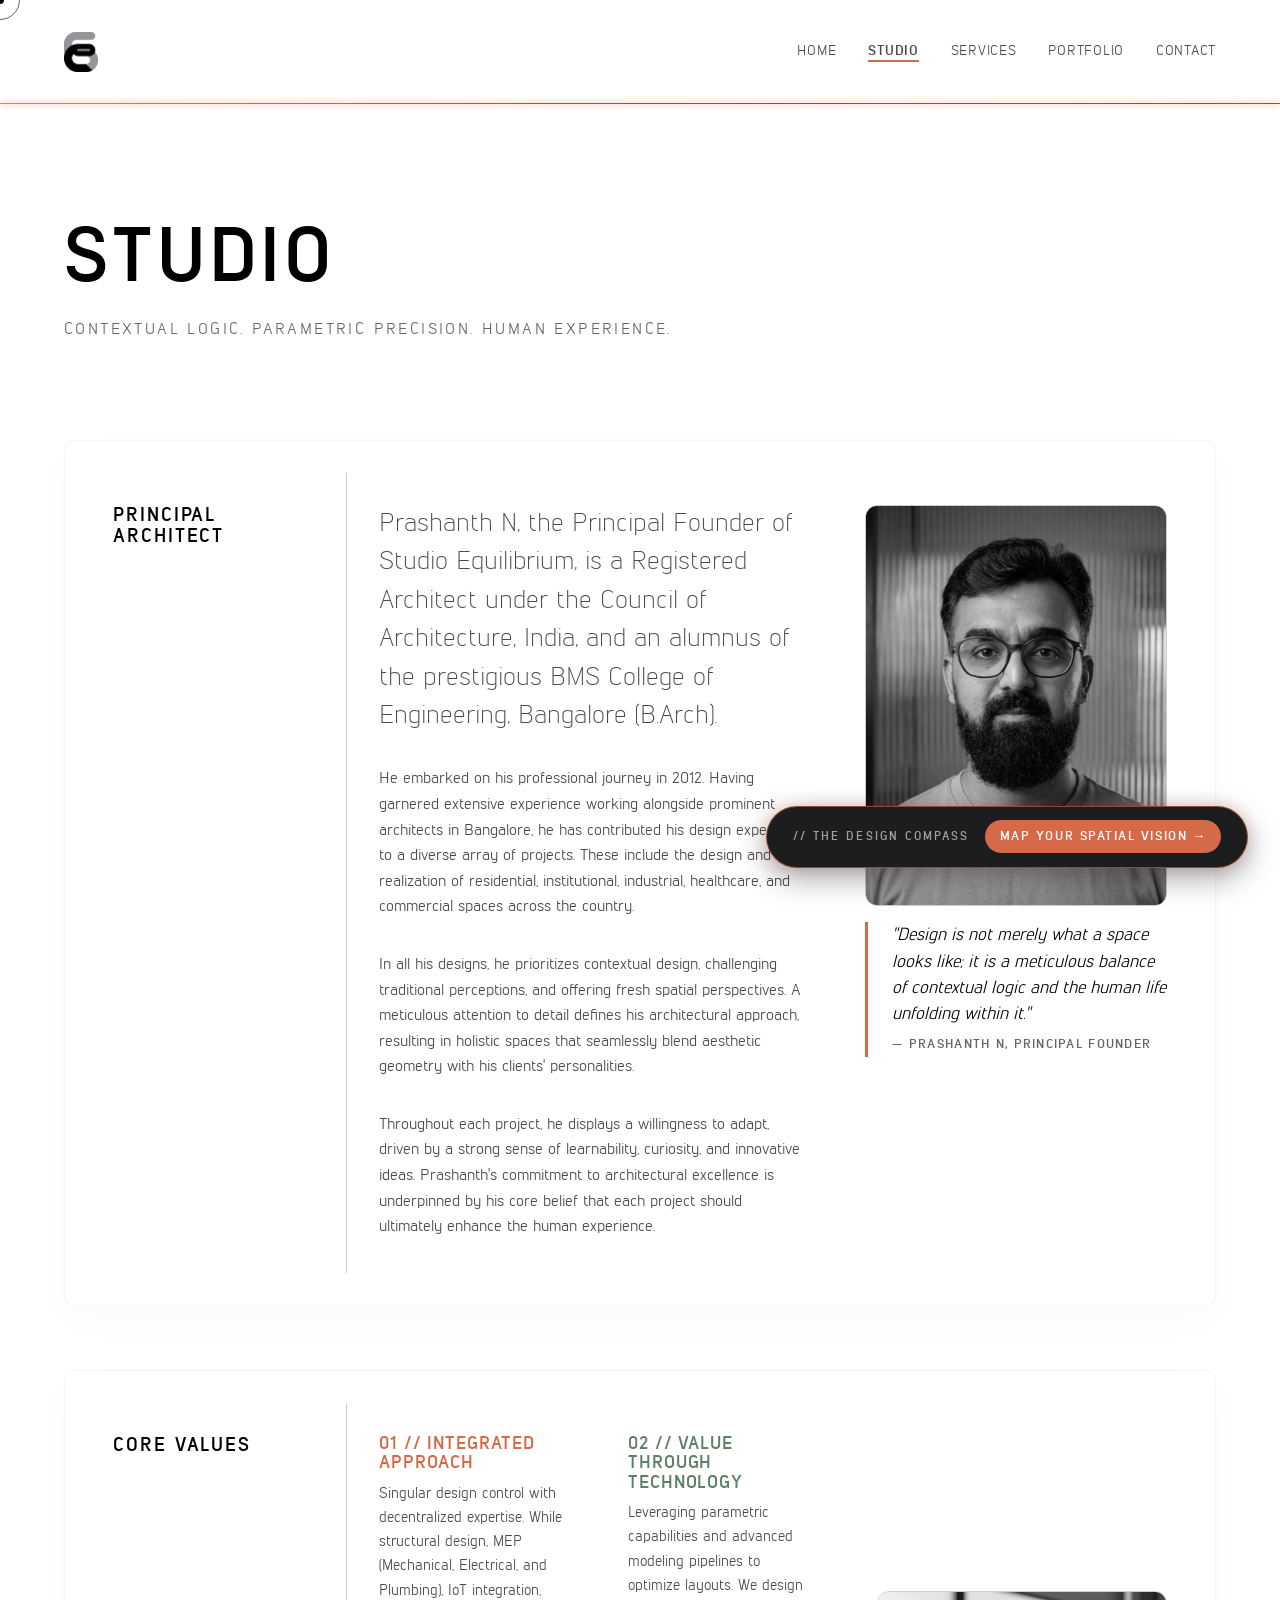
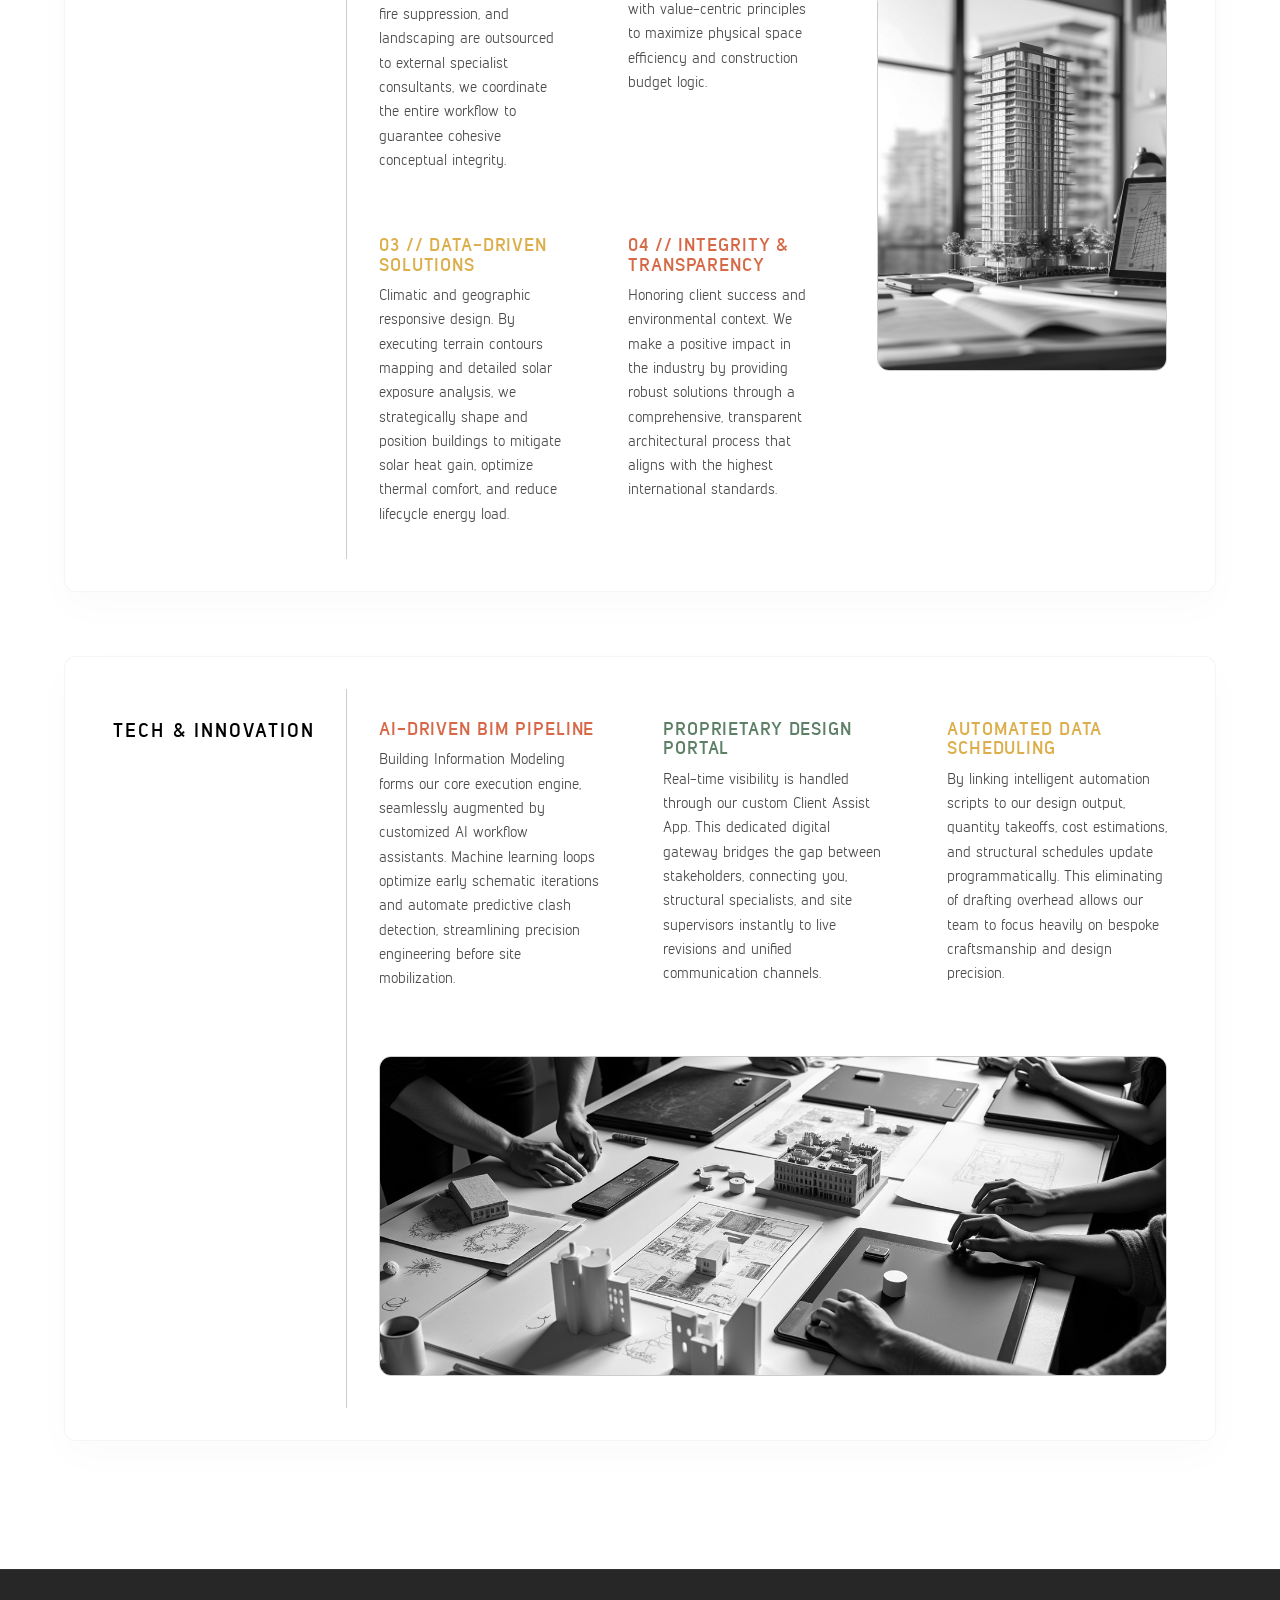
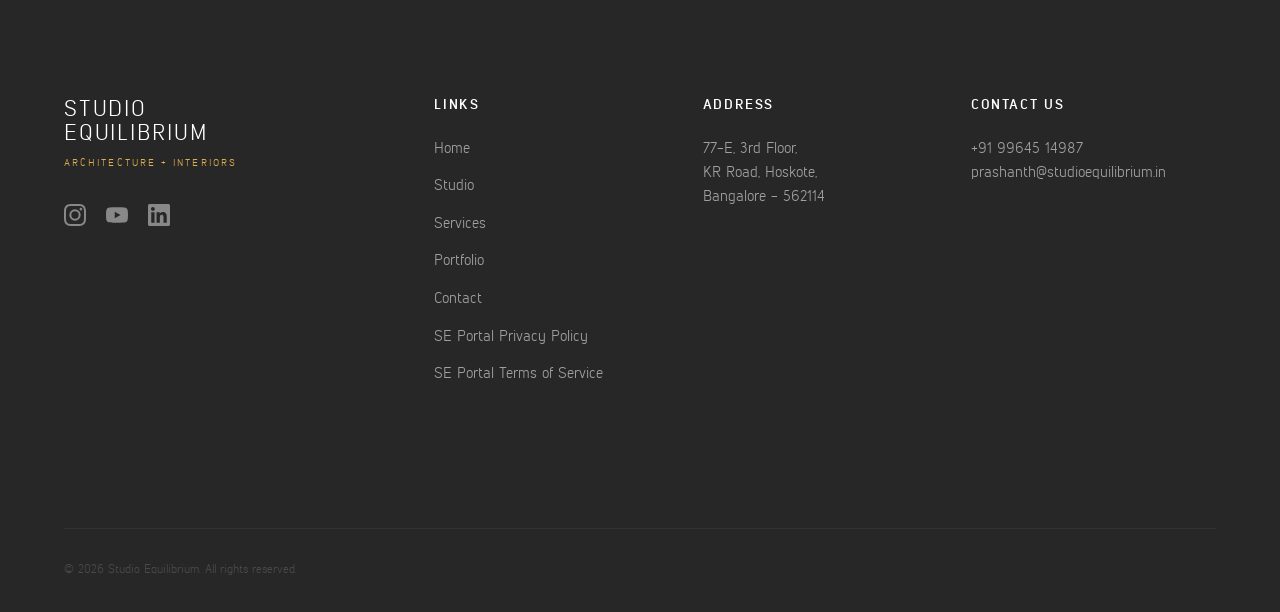
<file: studio.html>
<!DOCTYPE html>
<html lang="en">

<head>
    <meta charset="UTF-8">
    <meta name="viewport" content="width=device-width, initial-scale=1.0">
    <title>Studio | Studio Equilibrium</title>
    <meta name="description"
        content="Meet Principal Founder Prashanth N, B.Arch (BMSCE) and explore Studio Equilibrium's integrated solutions, RIBA process methodology, technical edge, and proprietary Client Assist App.">
    <!-- Google Fonts: Inter -->
    <link rel="preconnect" href="https://fonts.googleapis.com">
    <link rel="preconnect" href="https://fonts.gstatic.com" crossorigin>
    <link href="https://fonts.googleapis.com/css2?family=Inter:wght@300;400;600&display=swap" rel="stylesheet">
    <link href="https://fonts.googleapis.com/icon?family=Material+Icons" rel="stylesheet">
    <link rel="icon" type="image/png" href="assets/images/logo.png?v=10.4">
    <link rel="apple-touch-icon" href="assets/images/logo.png?v=10.4">
    <link rel="stylesheet" href="css/styles.css?v=10.4">
    <link rel="stylesheet" href="css/dna-modal.css?v=10.4">
</head>

<body>
    <canvas id="bg-particle-canvas"></canvas>
    <!-- Custom Cursor & Follower -->
    <div class="cursor"></div>
    <div class="cursor-follower"></div>

    <!-- Navigation -->
    <nav class="navbar" aria-label="Main Navigation">
        <a href="index.html" class="logo"><img src="assets/images/logo.png" alt="Studio Equilibrium Logo"></a>
        <ul class="nav-links">
            <li><a href="index.html">HOME</a></li>
            <li><a href="studio.html" class="active">STUDIO</a></li>
            <li><a href="services.html">SERVICES</a></li>
            <li><a href="portfolio.html">PORTFOLIO</a></li>
            <li><a href="contact.html">CONTACT</a></li>
        </ul>
    </nav>

    <!-- Main Content -->
    <main style="padding-top: calc(var(--spacing-xl) + 20px);">

        <!-- Header Section -->
        <section class="section fade-in is-visible" style="border-bottom: none; padding-bottom: var(--spacing-md);">
            <div class="section-header">
                <h1 class="hero-title" style="font-size: 6vw;">STUDIO</h1>
                <p style="letter-spacing: 0.15em; text-transform: uppercase; color: #666; margin-top: 1rem;">Contextual
                    Logic. Parametric Precision. Human Experience.</p>
            </div>
        </section>

        <!-- Structural Grid System -->
        <section class="studio-grid-container fade-in is-visible"
            style="padding: 0 5%; margin-bottom: var(--spacing-xl);">

            <!-- Row 1: Founder Biography -->
            <div class="studio-grid-row">
                <div class="studio-grid-header">
                    <h2>PRINCIPAL ARCHITECT</h2>
                </div>
                <div class="studio-grid-content founder-grid-wrapper">
                    <div class="founder-text-wrapper">
                        <p class="large-text" style="margin-bottom: var(--spacing-md);">
                            Prashanth N, the Principal Founder of Studio Equilibrium, is a Registered Architect under
                            the Council of Architecture, India, and an alumnus of the prestigious BMS College of
                            Engineering, Bangalore (B.Arch).
                        </p>
                        <p style="margin-bottom: var(--spacing-md);">
                            He embarked on his professional journey in 2012. Having garnered extensive experience
                            working alongside prominent architects in Bangalore, he has contributed his design expertise
                            to a diverse array of projects. These include the design and realization of residential,
                            institutional, industrial, healthcare, and commercial spaces across the country.
                        </p>
                        <p style="margin-bottom: var(--spacing-md);">
                            In all his designs, he prioritizes contextual design, challenging traditional perceptions,
                            and offering fresh spatial perspectives. A meticulous attention to detail defines his
                            architectural approach, resulting in holistic spaces that seamlessly blend aesthetic
                            geometry with his clients' personalities.
                        </p>
                        <p>
                            Throughout each project, he displays a willingness to adapt, driven by a strong sense of
                            learnability, curiosity, and innovative ideas. Prashanth's commitment to architectural
                            excellence is underpinned by his core belief that each project should ultimately enhance the
                            human experience.
                        </p>
                    </div>
                    <div class="founder-column-right">
                        <div class="founder-image-container">
                            <img src="assets/images/founder.webp" alt="Prashanth N Sketch Portrait"
                                class="studio-hover-image" loading="lazy">
                        </div>
                        <div class="founder-quote-block" style="margin-top: 1.5rem; border-left: 3px solid var(--color-terracotta); padding-left: 1.5rem;">
                            <p style="font-family: var(--font-headings); font-size: 1.1rem; font-style: italic; color: var(--color-black); line-height: 1.5; margin-bottom: 0.25rem;">
                                "Design is not merely what a space looks like; it is a meticulous balance of contextual logic and the human life unfolding within it."
                            </p>
                            <span style="font-family: var(--font-primary); font-size: 0.8rem; letter-spacing: 0.1em; text-transform: uppercase; color: #666; font-weight: 600;">
                                — Prashanth N, Principal Founder
                            </span>
                        </div>
                    </div>
                </div>
            </div>

            <!-- Row 2: Core Values -->
            <div class="studio-grid-row">
                <div class="studio-grid-header">
                    <h2>CORE VALUES</h2>
                </div>
                <div class="studio-grid-content values-layout-wrapper">
                    <div class="studio-values-grid">
                        <div>
                            <h3 class="accent-color-terracotta" style="font-size: 1.1rem; margin-bottom: 0.5rem;">01 //
                                INTEGRATED APPROACH</h3>
                            <p style="font-size: 0.95rem; line-height: 1.6;">Singular design control with decentralized
                                expertise. While structural design, MEP (Mechanical, Electrical, and Plumbing), IoT
                                integration, fire suppression, and landscaping are outsourced to external specialist
                                consultants, we coordinate the entire workflow to guarantee cohesive conceptual
                                integrity.</p>
                        </div>
                        <div>
                            <h3 class="accent-color-sage" style="font-size: 1.1rem; margin-bottom: 0.5rem;">02 // VALUE
                                THROUGH TECHNOLOGY</h3>
                            <p style="font-size: 0.95rem; line-height: 1.6;">Leveraging parametric capabilities and
                                advanced modeling pipelines to optimize layouts. We design with value-centric principles
                                to maximize physical space efficiency and construction budget logic.</p>
                        </div>
                        <div>
                            <h3 class="accent-color-mustard" style="font-size: 1.1rem; margin-bottom: 0.5rem;">03 //
                                DATA-DRIVEN SOLUTIONS</h3>
                            <p style="font-size: 0.95rem; line-height: 1.6;">Climatic and geographic responsive design.
                                By executing terrain contours mapping and detailed solar exposure analysis, we
                                strategically shape and position buildings to mitigate solar heat gain, optimize thermal
                                comfort, and reduce lifecycle energy load.</p>
                        </div>
                        <div>
                            <h3 class="accent-color-terracotta" style="font-size: 1.1rem; margin-bottom: 0.5rem;">04 //
                                INTEGRITY & TRANSPARENCY</h3>
                            <p style="font-size: 0.95rem; line-height: 1.6;">Honoring client success and environmental
                                context. We make a positive impact in the industry by providing robust solutions through
                                a comprehensive, transparent architectural process that aligns with the highest
                                international standards.</p>
                        </div>
                    </div>
                    <div class="values-image-container">
                        <img src="assets/images/architect-studio1.jpg" alt="Architectural Trace and Massing Sketch"
                            class="studio-hover-image" loading="lazy">
                    </div>
                </div>
            </div>

            <!-- Row 3: Technical Edge -->
            <div class="studio-grid-row">
                <div class="studio-grid-header">
                    <h2>TECH & INNOVATION</h2>
                </div>
                <div class="studio-grid-content tech-layout-wrapper">
                    <div class="studio-tech-grid">
                        <div>
                            <h3 class="accent-color-terracotta" style="font-size: 1.1rem; margin-bottom: 0.5rem;">
                                AI-DRIVEN BIM PIPELINE</h3>
                            <p style="font-size: 0.95rem; line-height: 1.6;">Building Information Modeling forms our
                                core execution engine, seamlessly augmented by customized AI workflow assistants.
                                Machine learning loops optimize early schematic iterations and automate predictive clash
                                detection, streamlining precision engineering before site mobilization.</p>
                        </div>
                        <div>
                            <h3 class="accent-color-sage" style="font-size: 1.1rem; margin-bottom: 0.5rem;">PROPRIETARY
                                DESIGN PORTAL</h3>
                            <p style="font-size: 0.95rem; line-height: 1.6;">Real-time visibility is handled through our
                                custom Client Assist App. This dedicated digital gateway bridges the gap between
                                stakeholders, connecting you, structural specialists, and site supervisors instantly to
                                live revisions and unified communication channels.</p>
                        </div>
                        <div>
                            <h3 class="accent-color-mustard" style="font-size: 1.1rem; margin-bottom: 0.5rem;">AUTOMATED
                                DATA SCHEDULING</h3>
                            <p style="font-size: 0.95rem; line-height: 1.6;">By linking intelligent automation scripts
                                to our design output, quantity takeoffs, cost estimations, and structural schedules
                                update programmatically. This eliminating of drafting overhead allows our team to focus
                                heavily on bespoke craftsmanship and design precision.</p>
                        </div>
                    </div>
                    <div class="tech-widescreen-image-container">
                        <img src="assets/images/architect-studio3.jpg" alt="Live BIM Wireframe Design Interface"
                            class="studio-hover-image" loading="lazy">
                    </div>
                </div>
            </div>

        </section>
    </main>

    <!-- Footer -->
    <footer>
        <div class="footer-grid-wrapper">
            <!-- Column 1: Branding and Socials -->
            <div class="footer-col brand-col">
                <div class="footer-logo">STUDIO<br>EQUILIBRIUM</div>
                <div class="footer-tagline">ARCHITECTURE + INTERIORS</div>
                <div class="footer-social-tray">
                    <a href="https://instagram.com" target="_blank" rel="noopener noreferrer" class="social-link instagram"
                        aria-label="Instagram">
                        <svg viewBox="0 0 24 24" width="22" height="22">
                            <path
                                d="M12 2.163c3.204 0 3.584.012 4.85.07 3.252.148 4.771 1.691 4.919 4.919.058 1.265.069 1.645.069 4.849 0 3.205-.012 3.584-.069 4.849-.149 3.225-1.664 4.771-4.919 4.919-1.266.058-1.644.07-4.85.07-3.204 0-3.584-.012-4.849-.07-3.26-.149-4.771-1.699-4.919-4.92-.058-1.265-.07-1.644-.07-4.849 0-3.204.013-3.583.07-4.849.149-3.227 1.664-4.771 4.919-4.919 1.266-.057 1.645-.069 4.849-.069zM12 0C8.741 0 8.333.014 7.053.072 2.695.272.273 2.69.073 7.051.014 8.333 0 8.741 0 12c0 3.259.014 3.668.072 4.948.2 4.358 2.618 6.78 6.98 6.98 1.281.058 1.689.072 4.948.072 3.259 0 3.668-.014 4.948-.072 4.354-.2 6.782-2.618 6.979-6.98.059-1.28.073-1.689.073-4.948 0-3.259-.014-3.667-.072-4.947-.196-4.354-2.617-6.78-6.979-6.98C15.668.014 15.259 0 12 0zm0 5.838a6.162 6.162 0 1 0 0 12.324 6.162 6.162 0 0 0 0-12.324zM12 16a4 4 0 1 1 0-8 4 4 0 0 1 0 8zm6.406-11.845a1.44 1.44 0 1 0 0 2.881 1.44 1.44 0 0 0 0-2.881z" />
                        </svg>
                    </a>
                    <a href="https://youtube.com" target="_blank" rel="noopener noreferrer" class="social-link youtube"
                        aria-label="YouTube">
                        <svg viewBox="0 0 24 24" width="22" height="22">
                            <path
                                d="M23.498 6.163a3.003 3.003 0 0 0-2.11-2.11C19.518 3.545 12 3.545 12 3.545s-7.518 0-9.388.508a3.003 3.003 0 0 0-2.11 2.11C0 8.033 0 12 0 12s0 3.967.502 5.837a3.003 3.003 0 0 0 2.11 2.11c1.87.508 9.388.508 9.388.508s7.518 0 9.388-.508a3.003 3.003 0 0 0 2.11-2.11C24 15.967 24 12 24 12s0-3.967-.502-5.837zM9.545 15.568V8.432L15.818 12l-6.273 3.568z" />
                        </svg>
                    </a>
                    <a href="https://linkedin.com" target="_blank" rel="noopener noreferrer" class="social-link linkedin"
                        aria-label="LinkedIn">
                        <svg viewBox="0 0 24 24" width="22" height="22">
                            <path
                                d="M20.447 20.452h-3.554v-5.569c0-1.328-.027-3.037-1.852-3.037-1.853 0-2.136 1.445-2.136 2.939v5.667H9.351V9h3.414v1.561h.046c.477-.9 1.637-1.85 3.37-1.85 3.601 0 4.267 2.37 4.267 5.455v6.286zM5.337 7.433c-1.144 0-2.063-.926-2.063-2.065 0-1.138.92-2.063 2.063-2.063 1.14 0 2.064.925 2.064 2.063 0 1.139-.925 2.065-2.064 2.065zm1.782 13.019H3.555V9h3.564v11.452zM22.225 0H1.771C.792 0 0 .774 0 1.729v20.542C0 23.227.792 24 1.771 24h20.451c.98 0 1.778-.773 1.778-1.729V1.73C24 .774 23.205 0 22.222 0h.003z" />
                        </svg>
                    </a>
                </div>
            </div>
            
            <!-- Column 2: Studio Navigation Links -->
            <div class="footer-col links-col">
                <h3>LINKS</h3>
                <ul>
                    <li><a href="index.html">Home</a></li>
                    <li><a href="studio.html">Studio</a></li>
                    <li><a href="services.html">Services</a></li>
                    <li><a href="portfolio.html">Portfolio</a></li>
                    <li><a href="contact.html">Contact</a></li>
                    <li><a href="https://portal.studioequilibrium.in/privacy" target="_blank" rel="noopener noreferrer">SE Portal Privacy Policy</a></li>
                    <li><a href="https://portal.studioequilibrium.in/tos" target="_blank" rel="noopener noreferrer">SE Portal Terms of Service</a></li>
                </ul>
            </div>
      
            <!-- Column 3: Headquarters Physical Address -->
            <div class="footer-col address-col">
                <h3>ADDRESS</h3>
                <address>
                    77-E, 3rd Floor,<br>
                    KR Road, Hoskote,<br>
                    Bangalore - 562114
                </address>
            </div>
      
            <!-- Column 4: Direct Inquiries -->
            <div class="footer-col contact-col">
                <h3>CONTACT US</h3>
                <p><a href="tel:+919964514987" class="footer-contact-link">+91 99645 14987</a></p>
                <p><a href="mailto:prashanth@studioequilibrium.in" class="footer-contact-link">prashanth@studioequilibrium.in</a></p>
            </div>
        </div>
        <div class="footer-bottom-bar">
            <p>&copy; 2026 Studio Equilibrium. All rights reserved.</p>
        </div>
    </footer>

    <!-- The Design Compass Floating Dock Trigger -->
    <div id="dna-floating-dock" class="dna-floating-dock" role="button" aria-label="The Design Compass - Map Your Spatial Vision" tabindex="0">
        <span>// THE DESIGN COMPASS</span>
        <span class="dock-action">MAP YOUR SPATIAL VISION &rarr;</span>
    </div>

    <!-- Scripts -->
    <script src="js/app.js?v=10.4"></script>
    <script src="js/dna-modal.js?v=10.4"></script>
</body>

</html>
</file>
<file: css/styles.css>
/* 
========================================
   FONTS
========================================
*/
@font-face {
    font-family: 'Lintel';
    src: url('../fonts/Lintel.ttf') format('truetype');
    font-weight: normal;
    font-style: normal;
}

@font-face {
    font-family: 'Lintel';
    src: url('../fonts/Lintel Bold.ttf') format('truetype');
    font-weight: bold;
    font-style: normal;
}

@font-face {
    font-family: 'Lintel';
    src: url('../fonts/Lintel Light.ttf') format('truetype');
    font-weight: 300;
    font-style: normal;
}

@font-face {
    font-family: 'Lintel';
    src: url('../fonts/Lintel Medium.ttf') format('truetype');
    font-weight: 500;
    font-style: normal;
}

/* 
========================================
   DESIGN TOKENS & VARIABLES
========================================
*/
:root {
    --color-black: #000000;
    --color-charcoal: #272727;
    /* Sophisticated architectural corporate matte grey */
    --color-white: #FFFFFF;
    --color-gray-light: #F5F5F5;
    --color-gray-mid: #CCCCCC;

    --font-primary: 'Lintel', 'Helvetica Neue', Arial, sans-serif;
    --font-headings: 'Lintel', 'Helvetica Neue', Arial, sans-serif;

    --spacing-sm: 1rem;
    --spacing-md: 2rem;
    --spacing-lg: 4rem;
    --spacing-xl: 8rem;

    --transition-smooth: cubic-bezier(0.25, 1, 0.5, 1);

    /* ACCORD° Design Portal Standardized Accent Colors */
    --color-terracotta: #D66A48;
    --color-rust-orange: var(--color-terracotta);
    --color-sage: #5d8067;
    --color-mustard: #DDAF4C;
    --color-sage-light: #EBF0E9;
    --color-mustard-bg: #FAF7EE;
    --color-mustard-border: #EBD9B4;
    --shadow-card: 0 15px 40px rgba(0, 0, 0, 0.03);
}

/* 
========================================
   RESET & BASE STYLES
========================================
*/
* {
    margin: 0;
    padding: 0;
    box-sizing: border-box;
}

html {
    scroll-behavior: smooth;
    cursor: none;
    /* Hide default cursor for custom cursor */
    background: transparent !important;
}

body {
    font-family: var(--font-primary);
    background: transparent !important;
    color: #4A4A4A;
    line-height: 1.6;
    overflow-x: hidden;
}

main {
    padding-top: 90px !important;
}

#bg-particle-canvas {
    position: fixed;
    top: 0;
    left: 0;
    width: 100vw;
    height: 100vh;
    z-index: -1;
    pointer-events: none;
    background: #FFFFFF;
    display: block;
}

::selection {
    background-color: var(--color-sage-light);
    color: var(--color-black);
}

h1,
h2,
h3,
h4,
h5,
h6 {
    font-family: var(--font-headings);
    text-transform: uppercase;
    font-weight: 600;
    letter-spacing: 0.05em;
    line-height: 1.1;
    color: var(--color-black);
}

a,
button {
    cursor: none;
    /* Hide cursor on interactive elements too */
    color: inherit;
    text-decoration: none;
}

/* 
========================================
   CUSTOM CURSOR & FOLLOWER
========================================
*/
.cursor {
    position: fixed;
    top: 0;
    left: 0;
    width: 8px;
    height: 8px;
    border-radius: 50%;
    transform: translate(-50%, -50%);
    pointer-events: none;
    z-index: 9999;
    mix-blend-mode: difference;
    transition: width 0.3s ease, height 0.3s ease, background-color 0.3s ease;
    background-color: white;
    /* Inverts background colors */
}

.cursor-follower {
    position: fixed;
    top: 0;
    left: 0;
    width: 40px;
    height: 40px;
    border: 1px solid rgba(255, 255, 255, 0.6);
    border-radius: 50%;
    transform: translate(-50%, -50%);
    pointer-events: none;
    z-index: 9998;
    mix-blend-mode: difference;
    transition: width 0.4s cubic-bezier(0.25, 1, 0.5, 1), height 0.4s cubic-bezier(0.25, 1, 0.5, 1), background-color 0.4s cubic-bezier(0.25, 1, 0.5, 1), border-color 0.4s cubic-bezier(0.25, 1, 0.5, 1);
}

.cursor.hovering {
    width: 12px;
    height: 12px;
}

.cursor-follower.hovering {
    width: 80px;
    height: 80px;
    background-color: rgba(255, 255, 255, 0.15);
    border-color: white;
}

.cursor-follower.title-hover {
    width: 300px;
    height: 300px;
    background-color: white;
    border-color: white;
}

@media (pointer: coarse) {

    .cursor,
    .cursor-follower {
        display: none !important;
    }
}


/* 
========================================
   SCROLL ANIMATIONS (Fade-in)
========================================
*/
.fade-in {
    opacity: 0;
    transform: translateY(40px);
    transition: opacity 1s var(--transition-smooth), transform 1s var(--transition-smooth);
    will-change: opacity, transform;
}

.fade-in.is-visible {
    opacity: 1;
    transform: translateY(0);
}

/* 
========================================
   LAYOUT & UTILITIES
========================================
*/
p {
    color: #4A4A4A;
}

main,
section {
    background: transparent !important;
}

.section {
    padding: var(--spacing-xl) 5%;
    border-bottom: 1px solid var(--color-gray-mid);
    background: transparent !important;
}

/* 
========================================
   COLOR UTILITY CLASSES
========================================
*/
.text-terracotta {
    color: var(--color-terracotta);
}

.text-sage {
    color: var(--color-sage);
}

.text-mustard {
    color: var(--color-mustard);
}

.bg-terracotta {
    background-color: var(--color-terracotta);
}

.bg-sage {
    background-color: var(--color-sage);
}

.bg-mustard {
    background-color: var(--color-mustard);
}

.border-terracotta {
    border-color: var(--color-terracotta);
}

.border-sage {
    border-color: var(--color-sage);
}

.border-mustard {
    border-color: var(--color-mustard);
}

/* Muted Mapped Tints */
.bg-sage-light {
    background-color: var(--color-sage-light);
}

.bg-mustard-light {
    background-color: var(--color-mustard-bg);
}

.border-mustard-light {
    border-color: var(--color-mustard-border);
}

.section-header {
    margin-bottom: var(--spacing-lg);
}

.section-header h2 {
    font-size: 3rem;
    position: relative;
    display: inline-block;
}

.section-header h2::after {
    content: '';
    position: absolute;
    bottom: -10px;
    left: 0;
    width: 50%;
    height: 4px;
    background-color: var(--color-black);
}

/* Page Hero Title Utility (Standardizing portfolio.html & contact.html with studio.html & services.html) */
.hero-title {
    font-size: 6vw !important;
    position: relative;
    display: block;
    line-height: 1.1;
    margin-bottom: 0.5rem;
}

.hero-title::after {
    display: none !important;
}

/* Strict Image Border-Radius Masking & WebKit Hover Bug Fix */
.project-image-container,
.project-vertical-image-container,
.service-brief-image-frame,
.founder-image-container,
.service-image-container,
.contact-image-container,
.modal-image-container,
.hero-image {
    border-radius: 12px !important;
    overflow: hidden !important;
    isolation: isolate !important;
    -webkit-mask-image: -webkit-radial-gradient(white, black);
}

.project-image-container img,
.project-vertical-image-container img,
.service-brief-image-frame img,
.founder-image-container img,
.service-image-container img,
.contact-image-container img,
.modal-image-container img,
.hero-image img {
    transform-style: preserve-3d;
    backface-visibility: hidden;
}

/* 
========================================
   NAVIGATION
========================================
*/
.navbar {
    display: flex;
    justify-content: space-between;
    align-items: center;
    padding: var(--spacing-md) 5%;
    position: fixed;
    width: 100%;
    top: 0;
    background-color: rgba(255, 255, 255, 0.95);
    backdrop-filter: blur(5px);
    z-index: 1000;
    border-bottom: none;
}

/* ── Neon Gradient Accent Line Below Navbar ── */
@keyframes movingLaser {
    0% {
        background-position: 0% 0%;
    }

    100% {
        background-position: 200% 0%;
    }
}

.navbar::after {
    content: '';
    position: absolute;
    bottom: 0;
    left: 0;
    width: 100%;
    height: 0.5px !important;
    background: linear-gradient(90deg, #db9602, #db3804, #339101, #42009c, #db9602);
    background-size: 200% 100%;
    animation: movingLaser 3s linear infinite;
    filter: drop-shadow(0 0 3px rgba(218, 56, 4, 0.9));
    pointer-events: none;
}

.logo {
    display: flex;
    align-items: center;
}

.logo img {
    max-height: 40px;
    width: auto;
}

.nav-toggle {
    display: none;
    background: none;
    border: none;
    cursor: pointer;
    width: 26px;
    height: 18px;
    position: relative;
    flex-direction: column;
    justify-content: space-between;
    z-index: 1010;
    padding: 0;
}

.nav-toggle span {
    display: block;
    width: 100%;
    height: 1.5px;
    background-color: var(--color-black);
    border-radius: 1px;
    transition: transform 0.3s cubic-bezier(0.25, 1, 0.5, 1);
}

.nav-links {
    display: flex;
    list-style: none;
    gap: var(--spacing-md);
    transition: transform 0.5s cubic-bezier(0.25, 1, 0.5, 1);
}

.nav-links a {
    font-family: var(--font-headings);
    font-size: 0.9rem;
    font-weight: 400;
    letter-spacing: 0.05em;
    transition: opacity 0.3s ease;
}

.nav-links a:hover {
    opacity: 0.5;
}

.nav-links a.active {
    font-weight: 600;
    border-bottom: 2px solid var(--color-terracotta);
    padding-bottom: 2px;
}

/* 
========================================
   HERO SECTION (HOME)
========================================
*/
.hero {
    position: relative;
    min-height: 100vh !important;
    height: 100vh !important;
    display: flex;
    justify-content: center;
    align-items: center;
    z-index: 10;
    margin-bottom: 0;
    overflow: hidden;
    padding: 0 5%;
    box-sizing: border-box;
    background: transparent !important;
    /* Allow the underlying background canvas to show through */
}

.hero-content {
    position: relative;
    z-index: 10;
    display: flex;
    flex-direction: column;
    align-items: center;
    justify-content: center;
    text-align: center;
    width: fit-content;
    padding: var(--spacing-lg) 1.5rem;
    box-sizing: border-box;
}

.hero-logo-mark {
    width: clamp(100px, 15vw, 180px);
    height: auto;
    object-fit: contain;
    display: block;
    margin-bottom: 0;
}

/* ── Clean Minimal Logo Wrapper (no glow, no animation) ── */
.hero-logo-glow-wrapper {
    position: relative;
    display: inline-flex;
    align-items: center;
    justify-content: center;
    margin-bottom: 2rem;
}

.hero-content h1.hero-title {
    font-size: clamp(2.8rem, 7.5vw, 7.5rem) !important;
    font-weight: normal !important;
    /* Forces Lintel Regular layout style */
    margin-bottom: var(--spacing-sm);
    line-height: 1.0;
    text-align: center;
}

.hero-tagline {
    font-size: clamp(1rem, 1.2vw, 1.25rem);
    text-transform: uppercase;
    color: #4A4A4A;
    display: flex;
    justify-content: space-between;
    width: 100%;
    margin-top: 0.1rem;
    letter-spacing: normal;
}

.hero-slideshow-section {
    position: relative;
    width: 100%;
    background-color: #FFFFFF;
}

.hero-image {
    position: relative;
    width: 100%;
    display: flex;
    justify-content: center;
    align-items: center;
    margin-top: 0;
    padding: 0 5% 3rem 5% !important;
    box-sizing: border-box;
    border-bottom: 1px solid var(--color-gray-mid);
}

.hero-slideshow-container {
    position: relative;
    width: 100%;
    aspect-ratio: 16 / 9;
    height: auto;
    opacity: 1;
}

.hero-slide {
    position: absolute;
    top: 0;
    left: 0;
    width: 100%;
    height: 100%;
    object-fit: cover;
    opacity: 0;
    transition: opacity 1.2s cubic-bezier(0.25, 1, 0.5, 1);
    filter: grayscale(20%);
}

.hero-static-video {
    width: 100%;
    height: 100%;
    object-fit: cover;
    display: block;
}

.hero-slideshow-section,
.hero-slideshow-container,
.hero-slide,
.hero-static-video {
    border-radius: 12px !important;
    overflow: hidden !important;
    isolation: isolate !important;
    transform: translateZ(0) !important;
    -webkit-transform: translateZ(0) !important;
    -webkit-mask-image: -webkit-radial-gradient(white, black) !important;
}

.hero-slide.active {
    opacity: 1;
}

.hero-narrative-block {
    width: 100%;
    max-width: 1000px;
    border-top: 1px solid var(--color-gray-mid);
    padding: var(--spacing-lg) 0;
    /* Generous vertical padding */
    margin-top: var(--spacing-md);
}

.hero-intro-text {
    font-family: var(--font-headings);
    font-size: 1.6rem;
    font-weight: 300;
    line-height: 1.25;
    /* Minimal line spacing */
    letter-spacing: -0.015em;
    /* Clean tracking */
    color: #4A4A4A;
    margin-bottom: var(--spacing-md);
}

.hero-advantage-wrapper {
    margin-top: var(--spacing-md);
}

.hero-advantage-title {
    font-family: var(--font-headings);
    font-size: 1rem;
    font-weight: 600;
    letter-spacing: 0.15em;
    color: #666;
    display: block;
    margin-bottom: 0.5rem;
}

.hero-advantage-text {
    font-size: 1rem;
    line-height: 1.4;
    /* Minimal line spacing */
    letter-spacing: 0.01em;
    /* Clean tracking */
    color: #4A4A4A;
}

/* 
========================================
   HERO METRICS GRID
========================================
*/
.hero-metrics-grid {
    display: grid;
    grid-template-columns: repeat(3, 1fr);
    width: 100%;
    border-top: 1px solid var(--color-gray-mid);
    border-bottom: 1px solid var(--color-gray-mid);
    padding: var(--spacing-xl) 0;
    /* Generous vertical spacing */
    margin-top: var(--spacing-xl);
    margin-bottom: var(--spacing-xl);
    gap: var(--spacing-md);
}

.metric-block {
    display: flex;
    align-items: center;
    /* Tightly side-by-side vertical alignment */
    padding-left: 2rem;
    /* Crisp padding-left to separate line from numbers */
    border-left: 1px solid #000000;
    /* Sharp vertical rule on left of EACH block */
    gap: 1.2rem;
}

.metric-number {
    font-family: var(--font-headings);
    font-weight: 700;
    font-size: clamp(4rem, 8vw, 9rem);
    /* Massive size */
    line-height: 0.75;
    /* Tight line-height */
    color: var(--color-black);
}

.metric-number-terracotta {
    color: var(--color-terracotta) !important;
}

.metric-number-sage {
    color: var(--color-sage) !important;
}

.metric-number-mustard {
    color: var(--color-mustard) !important;
}

.metric-label {
    font-family: var(--font-primary);
    font-size: 0.9rem;
    line-height: 1.25;
    /* Tight line-height */
    text-transform: uppercase;
    letter-spacing: 0.05em;
    color: var(--color-black);
}

/* 
========================================
   SPATIAL SOLUTIONS BRIEF (HOME)
========================================
*/
.services-brief-grid {
    display: grid;
    grid-template-columns: repeat(3, 1fr);
    gap: 2rem;
    width: 100%;
    align-items: stretch;
    /* Force all three cards to share the same row height */
    margin-top: var(--spacing-md);
}

.service-brief-card {
    display: flex;
    flex-direction: column;
    background-color: var(--color-white);
    border-radius: 12px !important;
    overflow: hidden !important;
    /* Seals corners on the card wrapper */
    transform: translateZ(0);
    /* Hardware GPU clipping — fixes Safari/iOS bleed */
    isolation: isolate;
    box-shadow: 0 15px 40px rgba(0, 0, 0, 0.03);
    padding: 1.25rem;
    text-decoration: none;
    color: inherit;
    transition: box-shadow 0.4s var(--transition-smooth);
    height: 100%;
    cursor: default;
}

.service-brief-card:hover {
    box-shadow: 0 22px 50px rgba(0, 0, 0, 0.07), 0 2px 10px rgba(0, 0, 0, 0.02);
}

.service-brief-image-frame {
    width: 100%;
    aspect-ratio: 3 / 4;
    flex-shrink: 0;
    border-radius: 16px !important; /* Matches your exact card profile radius */
    overflow: hidden !important;    /* Prevents the image from spilling past the boundaries on hover */
    isolation: isolate !important;   /* Forces separate rendering layer to patch mobile WebKit bugs */
    transform: translateZ(0);       /* Hardens hardware acceleration clipping */
}

.service-brief-image-frame img {
    width: 100%;
    height: 100%;
    object-fit: cover;
    display: block;
    transform: translateZ(0);
    border-radius: 16px !important; /* Force the image itself to match the card radius */
    transition: transform 0.5s cubic-bezier(0.25, 1, 0.5, 1) !important;
}

.service-brief-card:hover .service-brief-image-frame img {
    transform: scale(0.96) translateZ(0);
}

.service-brief-content {
    padding-top: 1.25rem;
    flex-grow: 1;
    /* Pushes content to fill card, keeping titles and text vertically aligned */
    display: flex;
    flex-direction: column;
}

.service-brief-title-card {
    font-family: var(--font-headings);
    font-size: 1.1rem;
    font-weight: 600;
    letter-spacing: 0.05em;
    color: var(--color-black);
    margin-bottom: 0.5rem;
    transition: color 0.3s ease;
}

.service-brief-card:hover .service-brief-title-card {
    color: var(--color-terracotta);
}

.service-brief-text-card {
    font-size: 1rem;
    color: #4A4A4A;
    line-height: 1.6;
    margin: 0;
    flex-grow: 1;
}

/* 
========================================
   ABOUT SECTION
========================================
*/
.about-section {
    background-color: var(--color-gray-light);
}

.about-content {
    max-width: 1000px;
}

.large-text {
    font-size: 1.6rem;
    font-weight: 300;
    line-height: 1.5;
}

/* 
========================================
   SERVICES SECTION
========================================
*/
.services-grid {
    display: grid;
    grid-template-columns: repeat(auto-fit, minmax(300px, 1fr));
    gap: 0;
    border-top: 1px solid var(--color-gray-mid);
    border-left: 1px solid var(--color-gray-mid);
}

.service-card {
    padding: var(--spacing-lg);
    border-right: 1px solid var(--color-gray-mid);
    border-bottom: 1px solid var(--color-gray-mid);
    background-color: var(--color-white);
    transition: background-color 0.4s ease, color 0.4s ease;
}

.service-card:hover {
    background-color: var(--color-black);
    color: var(--color-white);
}

.service-card h3 {
    font-size: 1.2rem;
    margin-bottom: var(--spacing-md);
}

/* 
========================================
   PORTFOLIO SECTION (Grid & Interactions)
========================================
*/
.portfolio-grid {
    display: grid;
    grid-template-columns: repeat(12, 1fr);
    gap: var(--spacing-md);
}

.project-card {
    position: relative;
    overflow: hidden !important;
    background-color: var(--color-white);
    border: 1px solid var(--color-gray-light);
    border-radius: 12px !important;
    -webkit-mask-image: -webkit-radial-gradient(white, black);
    /* Force WebKit corner clip */
    isolation: isolate;
    box-shadow: var(--shadow-card);
    padding: 12px;
    display: flex;
    flex-direction: column;
    gap: 12px;
    transition: box-shadow 0.6s var(--transition-smooth), transform 0.6s var(--transition-smooth);
    cursor: none;
    transform: translateZ(0);
    will-change: transform, box-shadow;
}

.project-card:hover,
#featured-grid .project-card.is-revealed {
    box-shadow: 0 20px 40px rgba(0, 0, 0, 0.08), 0 2px 12px rgba(0, 0, 0, 0.03);
}

.project-card:nth-child(1) {
    grid-column: span 8;
}

.project-card:nth-child(2) {
    grid-column: span 4;
}

.project-card:nth-child(3) {
    grid-column: span 5;
}

.project-card:nth-child(4) {
    grid-column: span 7;
}

.project-card:nth-child(n+5) {
    grid-column: span 6;
}

.project-image-container {
    width: 100%;
    height: 500px;
    overflow: hidden !important;
    position: relative;
    border-radius: 12px !important;
    transform: translateZ(0);
    /* Hardware-accelerate for GPU corner clipping */
    isolation: isolate;
    /* Stacking context — seals corner mask on iOS/Safari */
    transition: transform 0.6s var(--transition-smooth);
    will-change: transform;
}

.project-card:hover .project-image-container,
#featured-grid .project-card.is-revealed .project-image-container {
    transform: scale(0.97);
    /* Scale inward */
}

.project-image-container img {
    width: 100%;
    height: 100%;
    object-fit: cover;
    filter: grayscale(80%);
    transition: filter 0.8s var(--transition-smooth), transform 0.8s var(--transition-smooth);
    transform: translateZ(0);
    will-change: transform, filter;
}

.project-card:hover .project-image-container img,
#featured-grid .project-card.is-revealed .project-image-container img {
    filter: grayscale(0%);
    transform: scale(1.05);
    /* Subtle zoom */
}

/* High-Contrast Dark Gradient Curtain Overlay */
.project-info-overlay {
    position: absolute;
    inset: 0;
    /* Covers the full image frame */
    background: linear-gradient(to top,
            rgba(0, 0, 0, 0.8) 0%,
            rgba(0, 0, 0, 0.4) 60%,
            rgba(0, 0, 0, 0) 100%);
    color: #FFFFFF;
    display: flex;
    flex-direction: column;
    justify-content: flex-end;
    padding: var(--spacing-md);
    opacity: 0;
    /* Hidden by default */
    transition: opacity 0.5s var(--transition-smooth);
    pointer-events: none;
    /* Non-blocking during idle */
    will-change: opacity;
}

.project-card:hover .project-info-overlay,
#featured-grid .project-card.is-revealed .project-info-overlay {
    opacity: 1;
    /* Full reveal on hover */
    pointer-events: auto;
}

.project-info-overlay h3 {
    font-size: 1.8rem;
    font-weight: 300;
    color: #FFFFFF !important;
    /* Guaranteed white for legibility */
    margin-bottom: 0.4rem;
    line-height: 1.1;
    text-shadow: 0 1px 4px rgba(0, 0, 0, 0.5);
}

.project-info-overlay span {
    font-size: 0.8rem;
    text-transform: uppercase;
    letter-spacing: 0.12em;
    color: #FFFFFF !important;
    /* Guaranteed white for legibility */
    opacity: 0.85;
}

/* 
========================================
   MODAL (PROJECT FULL VIEW)
========================================
*/
.modal {
    position: fixed;
    top: 0;
    left: 0;
    width: 100%;
    height: 100%;
    z-index: 2000;
    display: flex;
    justify-content: center;
    align-items: center;
    visibility: hidden;
    opacity: 0;
    transition: visibility 0.5s ease, opacity 0.5s ease;
}

.modal.active {
    visibility: visible;
    opacity: 1;
}

.modal-backdrop {
    position: absolute;
    top: 0;
    left: 0;
    width: 100%;
    height: 100%;
    background-color: rgba(0, 0, 0, 0.92);
    /* Deep cinematic dark backdrop */
}

.modal-content {
    position: relative;
    z-index: 2001;
    width: 95vw !important;
    max-width: 1400px !important;
    height: 85vh !important;
    background: transparent !important;
    box-shadow: none !important;
    margin: auto;
    display: flex;
    flex-direction: column;
    overflow: visible;
    padding: 0;
}

.close-modal {
    position: absolute;
    top: var(--spacing-sm);
    right: var(--spacing-sm);
    font-size: 2.2rem;
    background: none;
    border: none;
    color: #FFFFFF;
    z-index: 110;
    filter: drop-shadow(0 2px 4px rgba(0, 0, 0, 0.5));
    transition: transform 0.3s ease, opacity 0.2s ease;
    cursor: pointer;
    line-height: 1;
    padding: 0.25rem;
}

.close-modal:hover {
    transform: rotate(90deg);
    opacity: 0.8;
}

.modal-body {
    height: 100%;
    width: 100%;
    position: relative;
}

/* The slider-overlay-container now fills the entire modal content panel */
.slider-overlay-container {
    width: 100%;
    height: 100%;
    position: relative;
    box-sizing: border-box;
}

/* Viewport stretches across the full modal content frame */
.modal-carousel-viewport {
    width: 100%;
    height: 100%;
    position: relative;
    border-radius: 12px;
    overflow: hidden;
    background-color: #000;
    box-shadow: 0 30px 70px rgba(0, 0, 0, 0.6);
}

/* Fluid aspect-ratio aware image — contain ensures landscape/portrait adapt without distortion */
.carousel-active-image {
    width: 100%;
    height: 100%;
    object-fit: contain;
    border-radius: 12px;
    display: block;
    transition: opacity 0.3s ease;
}

.carousel-caption {
    position: absolute;
    bottom: 0;
    left: 0;
    width: 100%;
    padding: 2rem;
    background: linear-gradient(to top, rgba(0, 0, 0, 0.8), transparent);
    color: var(--color-white);
    display: flex;
    flex-direction: column;
    gap: 0.25rem;
    z-index: 10;
    box-sizing: border-box;
}

.carousel-project-title {
    font-family: var(--font-headings);
    font-size: 1.5rem;
    font-weight: 300;
    letter-spacing: 0.1em;
    margin: 0;
    color: var(--color-white);
}

.carousel-project-meta {
    font-size: 0.9rem;
    opacity: 0.85;
    margin: 0;
    color: #DDDDDD;
    letter-spacing: 0.05em;
    text-transform: uppercase;
}

.carousel-index {
    position: absolute;
    top: 2rem;
    right: 2rem;
    font-family: var(--font-headings);
    font-size: 1rem;
    font-weight: 300;
    color: var(--color-white);
    background-color: rgba(0, 0, 0, 0.4);
    padding: 0.3rem 0.8rem;
    border-radius: 20px;
    letter-spacing: 0.05em;
}

/* Floating overlay arrows — large transparent 10% clickable zones */
.modal-prev, .modal-next {
    position: absolute;
    top: 0;
    width: 10%; /* Makes exactly 10% of the sides heavily clickable */
    height: 100%;
    background: rgba(0, 0, 0, 0); /* Completely transparent resting state */
    border: none;
    display: flex;
    align-items: center;
    cursor: pointer;
    z-index: 10;
    transition: background-color 0.3s ease;
    color: #FFFFFF;
    outline: none;
    padding: 0;
}
.modal-prev {
    left: 0;
    justify-content: flex-start;
    padding-left: 20px;
}
.modal-next {
    right: 0;
    justify-content: flex-end;
    padding-right: 20px;
}
/* Gentle hover indicator to hint at interactivity without visual clutter */
.modal-prev:hover, .modal-next:hover {
    background: rgba(0, 0, 0, 0.05); 
}
/* Ensure the embedded icon vectors remain centered within the padding */
.modal-prev svg, .modal-next svg,
.modal-prev i, .modal-next i {
    font-size: 1.5rem;
    opacity: 0.4;
    transition: opacity 0.3s ease;
}
.modal-prev:hover svg, .modal-next:hover svg,
.modal-prev:hover i, .modal-next:hover i {
    opacity: 1 !important; /* Makes the arrow crisp and clear only when interacting */
}

/* 
========================================
   FOOTER
========================================
*/
footer {
    background-color: var(--color-charcoal);
    padding: var(--spacing-xl) 5% var(--spacing-md) 5%;
    border-top: 1px solid rgba(255, 255, 255, 0.05);
}
.footer-grid-wrapper {
    display: grid;
    grid-template-columns: 1.5fr 1fr 1fr 1.2fr;
    gap: var(--spacing-lg);
    width: 100%;
    max-width: 1400px;
    margin: 0 auto var(--spacing-xl) auto;
    align-items: flex-start;
}
.footer-col h3 {
    font-family: var(--font-headings);
    font-size: 0.85rem;
    font-weight: 600;
    letter-spacing: 0.12em;
    color: #FFFFFF !important;
    margin-bottom: 1.5rem;
    text-transform: uppercase;
}
.footer-col ul {
    list-style: none;
    padding: 0;
}
.footer-col ul li {
    margin-bottom: 0.75rem;
}
.footer-col a, .footer-col address, .footer-col p {
    font-family: var(--font-primary);
    font-size: 0.95rem;
    color: #A0A0A0 !important;
    line-height: 1.6;
    font-style: normal;
    text-transform: none !important;
    letter-spacing: normal !important;
    transition: color 0.3s ease;
}
.footer-col a:hover {
    color: var(--color-mustard) !important;
}
.footer-logo {
    font-family: var(--font-headings);
    font-size: 1.4rem;
    letter-spacing: 0.08em;
    line-height: 1.1; /* Keeps the stacked words structurally tight */
    color: #FFFFFF !important;
    margin-bottom: 0.5rem;
}
.footer-tagline {
    font-family: var(--font-headings);
    font-size: 0.65rem;
    letter-spacing: 0.2em;
    color: var(--color-mustard) !important;
    margin-bottom: 2rem;
}
.footer-social-tray {
    display: flex;
    gap: 1.25rem;
    justify-content: flex-start;
}
.social-link {
    display: flex;
    align-items: center;
    justify-content: center;
}
.social-link svg {
    width: 22px;
    height: 22px;
    fill: #888888;
    transition: fill 0.3s ease;
    display: block;
}
.social-link.instagram:hover svg {
    fill: var(--color-terracotta);
}
.social-link.youtube:hover svg {
    fill: var(--color-mustard);
}
.social-link.linkedin:hover svg {
    fill: var(--color-sage);
}
.footer-bottom-bar {
    width: 100%;
    max-width: 1400px;
    margin: 0 auto;
    padding-top: var(--spacing-md);
    border-top: 1px solid rgba(255, 255, 255, 0.05);
    display: flex;
    justify-content: space-between;
    font-size: 0.75rem;
    color: #666;
}

/* Modern Hyperlinks Styling */
.explore-studio-link,
.view-services-link,
.view-all-projects-link {
    font-family: var(--font-headings);
    font-size: 0.8rem;
    font-weight: 600;
    letter-spacing: 0.08em;
    text-transform: uppercase;
    color: var(--color-terracotta);
    margin-left: 0.5rem;
    display: inline-block;
    border-bottom: 2px solid transparent;
    transition: all 0.3s ease;
}

.explore-studio-link:hover,
.view-services-link:hover,
.view-all-projects-link:hover {
    border-bottom-color: var(--color-terracotta);
    opacity: 0.85;
}

/* Equal Width Desktop Row for Featured Grid */
#featured-grid .project-card {
    grid-column: span 3 !important;
}

/* Mobile feature showcase layouts */

/* Feature Trigger Button Styles */
.app-feature-trigger {
    background: none;
    border: none;
    font-family: var(--font-headings);
    font-size: 0.85rem;
    font-weight: 600;
    letter-spacing: 0.05em;
    color: var(--color-black);
    text-align: center;
    padding: 0;
    margin-bottom: 0.25rem;
    cursor: pointer;
    width: 100%;
    display: inline-block;
    text-decoration: none;
    transition: color 0.3s cubic-bezier(0.25, 1, 0.5, 1), transform 0.3s cubic-bezier(0.25, 1, 0.5, 1);
    transform-origin: center center;
}

/* Specific active highlights using app accent colors and scale up */
.client-app-feature-v[data-target="stages"].active-sage .app-feature-trigger {
    color: var(--color-sage) !important;
    transform: scale(1.03);
}

.client-app-feature-v[data-target="documents"].active-mustard .app-feature-trigger {
    color: var(--color-mustard) !important;
    transform: scale(1.03);
}

.client-app-feature-v[data-target="materials"].active-terracotta .app-feature-trigger {
    color: var(--color-terracotta) !important;
    transform: scale(1.03);
}

.client-app-feature-v[data-target="scope"].active-mustard .app-feature-trigger {
    color: var(--color-mustard) !important;
    transform: scale(1.03);
}

/* Specific hover highlights - restricted to devices that support true pointer hovers */
@media (hover: hover) {
    .client-app-feature-v[data-target="stages"] .app-feature-trigger:hover {
        color: var(--color-sage) !important;
        transform: scale(1.03);
    }

    .client-app-feature-v[data-target="documents"] .app-feature-trigger:hover {
        color: var(--color-mustard) !important;
        transform: scale(1.03);
    }

    .client-app-feature-v[data-target="materials"] .app-feature-trigger:hover {
        color: var(--color-terracotta) !important;
        transform: scale(1.03);
    }

    .client-app-feature-v[data-target="scope"] .app-feature-trigger:hover {
        color: var(--color-mustard) !important;
        transform: scale(1.03);
    }
}

/* Active Highlight States on Feature Narrative Block */
.client-app-feature-v {
    border-left: 3px solid transparent;
    padding-left: var(--spacing-sm);
    transition: all 0.3s ease;
}

@keyframes flash-sage {
    0% {
        border-left-width: 0px;
        border-left-color: transparent;
    }

    35% {
        border-left-width: 8px;
        border-left-color: var(--color-sage);
        box-shadow: -5px 0 12px rgba(131, 151, 136, 0.4);
    }

    100% {
        border-left-width: 3px;
        border-left-color: var(--color-sage);
    }
}

@keyframes flash-terracotta {
    0% {
        border-left-width: 0px;
        border-left-color: transparent;
    }

    35% {
        border-left-width: 8px;
        border-left-color: var(--color-terracotta);
        box-shadow: -5px 0 12px rgba(211, 97, 53, 0.4);
    }

    100% {
        border-left-width: 3px;
        border-left-color: var(--color-terracotta);
    }
}

@keyframes flash-mustard {
    0% {
        border-left-width: 0px;
        border-left-color: transparent;
    }

    35% {
        border-left-width: 8px;
        border-left-color: var(--color-mustard);
        box-shadow: -5px 0 12px rgba(224, 176, 52, 0.4);
    }

    100% {
        border-left-width: 3px;
        border-left-color: var(--color-mustard);
    }
}

.client-app-feature-v.active-sage {
    border-left-color: var(--color-sage);
    border-left-width: 3px;
    animation: flash-sage 0.6s cubic-bezier(0.25, 1, 0.5, 1) forwards;
}

.client-app-feature-v.active-terracotta {
    border-left-color: var(--color-terracotta);
    border-left-width: 3px;
    animation: flash-terracotta 0.6s cubic-bezier(0.25, 1, 0.5, 1) forwards;
}

.client-app-feature-v.active-mustard {
    border-left-color: var(--color-mustard);
    border-left-width: 3px;
    animation: flash-mustard 0.6s cubic-bezier(0.25, 1, 0.5, 1) forwards;
}

/* Custom Geometric Blueprint Pointer Follower Badge */
.cursor-follower.blueprint-hover {
    pointer-events: none;
    mix-blend-mode: normal !important;
    display: flex;
    justify-content: center;
    align-items: center;
    animation: blueprintFadeOut 0.8s cubic-bezier(0.25, 1, 0.5, 1) forwards;
}

.blueprint-cursor-label {
    font-family: var(--font-headings);
    font-size: 0.7rem;
    letter-spacing: 0.15em;
    color: #FFFFFF !important;
    font-weight: 600;
    text-transform: uppercase;
}

@keyframes blueprintFadeOut {
    0% {
        width: 40px;
        height: 40px;
        border-radius: 50%;
        border: 1px solid rgba(255, 255, 255, 0.6);
        background-color: transparent;
        opacity: 0;
    }

    15% {
        width: 80px;
        height: 80px;
        border-radius: 4px;
        border: 1.5px dashed var(--color-terracotta) !important;
        background-color: rgba(211, 97, 53, 0.9) !important;
        opacity: 1;
    }

    75% {
        width: 80px;
        height: 80px;
        border-radius: 4px;
        border: 1.5px dashed var(--color-terracotta) !important;
        background-color: rgba(211, 97, 53, 0.9) !important;
        opacity: 1;
    }

    100% {
        width: 100px;
        height: 100px;
        border-radius: 4px;
        border: 1.5px dashed var(--color-terracotta) !important;
        background-color: rgba(211, 97, 53, 0) !important;
        opacity: 0;
    }
}


.footer-bottom {
    font-size: 0.7rem;
    color: #666;
    /* High-visibility pure white */
    text-align: center;
}

/* 
========================================
   RESPONSIVE DESIGN & MEDIA QUERIES
========================================
*/
@media (max-width: 992px) {
    .hero {
        padding-top: 0;
        padding-bottom: 0;
        /* min-height: 100vh !important is preserved — do not override */
    }

    .hero-image {
        height: auto !important;
        padding-bottom: 2rem !important;
    }

    .hero-slideshow-section,
    .hero-slideshow-container,
    .hero-slide,
    .hero-static-video {
        border-radius: 12px !important;
        overflow: hidden !important;
        isolation: isolate !important;
        -webkit-mask-image: -webkit-radial-gradient(white, black) !important;
    }

    .portfolio-grid {
        grid-template-columns: repeat(2, 1fr);
    }

    .project-card,
    .project-card:nth-child(n) {
        grid-column: span 1 !important;
    }

    .service-narrative-item {
        grid-template-columns: 1fr;
        gap: var(--spacing-md);
        direction: ltr;
    }

    .studio-values-grid {
        grid-template-columns: 1fr 1fr;
    }

    .studio-tech-grid {
        grid-template-columns: 1fr 1fr;
    }
}

@media (max-width: 768px) {
    .hero-image {
        height: auto !important;
        padding-bottom: 2rem !important;
    }

    .hero-slideshow-section,
    .hero-slideshow-container,
    .hero-slide,
    .hero-static-video {
        border-radius: 12px !important;
        overflow: hidden !important;
        isolation: isolate !important;
        -webkit-mask-image: -webkit-radial-gradient(white, black) !important;
    }

    html,
    a,
    button,
    .project-card,
    select,
    input,
    textarea {
        cursor: auto;
        /* Re-enable default cursor on touchscreens */
    }

    .cursor,
    .cursor-follower {
        display: none;
    }

    .nav-toggle {
        display: flex;
    }

    .nav-toggle.nav-active span:first-child {
        transform: translateY(8px) rotate(45deg);
    }

    .nav-toggle.nav-active span:last-child {
        transform: translateY(-9px) rotate(-45deg);
    }

    .nav-links {
        position: fixed;
        top: 0;
        right: 0;
        width: 100%;
        height: 100vh;
        background-color: var(--color-white);
        flex-direction: column;
        justify-content: center;
        align-items: center;
        gap: var(--spacing-md);
        transform: translateX(100%);
        z-index: 1005;
        padding: var(--spacing-xl) 5%;
    }

    .nav-links.nav-active {
        transform: translateX(0);
    }

    .nav-links a {
        font-size: 1.8rem;
        letter-spacing: 0.1em;
    }

    .nav-links a.active {
        border-bottom: 2px solid var(--color-black);
    }

    .portfolio-grid {
        grid-template-columns: 1fr;
    }

    .project-image-container {
        height: 350px;
    }

    .modal-carousel-viewport {
        max-width: 100%;
        height: 50vh;
    }

    .modal-prev, .modal-next {
        width: 15%; /* Make them slightly wider on mobile viewports to ease touch access */
    }

    .slider-overlay-container {
        padding: 0 0.5rem;
    }

    .carousel-caption {
        padding: 1rem;
    }

    .carousel-project-title {
        font-size: 1.1rem;
    }

    .carousel-index {
        top: 1rem;
        right: 1rem;
        font-size: 0.8rem;
    }


    .large-text {
        font-size: 1.4rem;
    }

    .studio-values-grid,
    .studio-tech-grid {
        grid-template-columns: 1fr;
        gap: var(--spacing-md);
    }

    .hero-metrics-grid {
        grid-template-columns: 1fr;
        gap: var(--spacing-lg);
        padding: var(--spacing-md) 0;
        margin-top: var(--spacing-md);
    }

    .services-brief-grid {
        grid-template-columns: 1fr;
        gap: 1.5rem;
    }

    .metric-block {
        border-left: none;
        padding-left: 0;
        padding-top: var(--spacing-sm);
        padding-bottom: var(--spacing-sm);
    }

    .footer-content {
        flex-direction: column;
        gap: 1.25rem;
        align-items: center;
    }

    .footer-social-tray {
        margin-top: var(--spacing-xs);
    }
}

/* 
========================================
   CONTACT SECTION
========================================
*/
.contact-section {
    padding-top: calc(var(--spacing-xl) + 60px);
    min-height: 80vh;
    display: flex;
    flex-direction: column;
    justify-content: center;
}

.contact-layout {
    display: grid;
    grid-template-columns: 1fr 1fr;
    gap: var(--spacing-lg);
}

.contact-details {
    display: flex;
    flex-direction: column;
    gap: var(--spacing-md);
}

.contact-info-block h3 {
    font-size: 0.9rem;
    letter-spacing: 0.1em;
    color: #666;
    margin-bottom: 0.8rem;
}

.contact-info-block p {
    font-size: 1.2rem;
    font-weight: 400;
    line-height: 1.5;
}

.contact-email-link,
.contact-phone-link {
    border-bottom: 1px solid var(--color-black);
    transition: opacity 0.3s ease;
    word-break: break-all;
    display: inline-flex;
    align-items: center;
}

.contact-email-link:hover,
.contact-phone-link:hover {
    opacity: 0.6;
}

.contact-form {
    display: flex;
    flex-direction: column;
    gap: var(--spacing-md);
}

.form-group {
    display: flex;
    flex-direction: column;
    border-bottom: 1px solid var(--color-gray-mid);
    padding-bottom: 0.5rem;
    transition: border-color 0.3s ease;
    /* Smooth transition */
}

/* Form Group Bottom active trace line focus states */
.form-group:focus-within {
    border-color: var(--color-terracotta);
    /* Rust Orange #D66A48 */
}

/* Alternate elements transition to Sage Green */
.form-group:focus-within:has(#email),
.form-group:focus-within:has(#message) {
    border-color: var(--color-sage);
    /* Sage Green #7A8B71 */
}

.form-group label {
    font-size: 0.9rem;
    font-weight: 500;
    letter-spacing: 0.1em;
    color: #666;
    margin-bottom: 0.25rem;
    text-transform: uppercase;
}

.form-group input,
.form-group textarea,
.form-group select {
    border: none;
    outline: none;
    font-size: 1.1rem;
    padding: 0.25rem 0;
    cursor: none;
    background: transparent;
    font-family: var(--font-primary);
}

.form-group select {
    -webkit-appearance: none;
    -moz-appearance: none;
    appearance: none;
}

.form-group textarea {
    resize: none;
}

.submit-btn {
    align-self: flex-start;
    background-color: var(--color-mustard);
    /* Mustard Gold #DDAF4C */
    color: var(--color-black);
    border: 1px solid var(--color-mustard);
    padding: 1rem 2.5rem;
    font-family: var(--font-headings);
    font-weight: 600;
    letter-spacing: 0.1em;
    text-transform: uppercase;
    margin-top: var(--spacing-sm);
    border-radius: 8px;
    /* Soft rounded edges (8px) */
    transition: background-color 0.3s ease, color 0.3s ease, border-color 0.3s ease;
}

.submit-btn:hover {
    background-color: var(--color-black);
    /* Deep charcoal / Black */
    color: var(--color-white);
    border-color: var(--color-black);
}

/* Form success overlay */
.form-success-overlay {
    display: none;
    align-items: center;
    justify-content: center;
    min-height: 320px;
    padding: var(--spacing-xl);
    background: rgba(10, 10, 10, 0.96);
    border: 1px solid rgba(255, 255, 255, 0.08);
    border-radius: 2px;
    text-align: center;
    animation: fadeInOverlay 0.5s ease forwards;
}

.form-success-inner {
    display: flex;
    flex-direction: column;
    align-items: center;
    gap: 1rem;
}

.form-success-icon {
    width: 56px;
    height: 56px;
    border-radius: 50%;
    background: transparent;
    border: 1.5px solid var(--color-rust-orange, #c0703a);
    color: var(--color-rust-orange, #c0703a);
    font-size: 1.75rem;
    line-height: 56px;
    text-align: center;
}

.form-success-title {
    font-family: var(--font-primary, 'Inter', sans-serif);
    font-size: 1.4rem;
    font-weight: 300;
    letter-spacing: 0.15em;
    text-transform: uppercase;
    color: var(--color-white, #fff);
    margin: 0;
}

.form-success-msg {
    font-size: 0.85rem;
    font-weight: 300;
    letter-spacing: 0.06em;
    color: rgba(255, 255, 255, 0.55);
    line-height: 1.8;
    margin: 0;
}

@keyframes fadeInOverlay {
    from { opacity: 0; transform: translateY(10px); }
    to   { opacity: 1; transform: translateY(0); }
}

@media (max-width: 768px) {
    .contact-layout {
        grid-template-columns: 1fr;
        gap: var(--spacing-lg);
    }
}

/* 
========================================
   FEATURED PROJECTS SECTION
========================================
*/
.featured-section {
    background: transparent !important;
}

.featured-grid {
    margin-top: var(--spacing-lg);
}

.view-all-container {
    display: flex;
    justify-content: center;
    margin-top: var(--spacing-lg);
    margin-bottom: var(--spacing-md);
}

.view-all-btn {
    font-family: var(--font-headings);
    font-size: 1rem;
    font-weight: 600;
    letter-spacing: 0.15em;
    border-bottom: 2px solid var(--color-black);
    padding-bottom: 5px;
    transition: opacity 0.3s ease;
}

.view-all-btn:hover {
    opacity: 0.5;
}

/* 
========================================
   STUDIO PAGE GRID LAYOUT
========================================
*/
.studio-grid-container {
    display: flex;
    flex-direction: column;
    gap: var(--spacing-lg);
    border-top: none !important;
}

.studio-grid-row {
    display: grid;
    grid-template-columns: 250px 1fr;
    background-color: #FFFFFF;
    /* Pure white card canvas */
    border-radius: 12px;
    box-shadow: 0 15px 40px rgba(0, 0, 0, 0.03);
    border: 1px solid rgba(0, 0, 0, 0.04);
    padding: var(--spacing-md);
    margin-bottom: 0;
    overflow: hidden;
}

.studio-grid-header {
    padding: var(--spacing-md) var(--spacing-sm);
    border-right: 1px solid var(--color-gray-mid);
    display: flex;
    align-items: flex-start;
}

.studio-grid-header h2 {
    font-size: 1.2rem;
    font-weight: 600;
    letter-spacing: 0.1em;
}

.studio-grid-content {
    padding: var(--spacing-md) var(--spacing-sm) var(--spacing-md) var(--spacing-md);
}

.studio-values-grid {
    display: grid;
    grid-template-columns: 1fr 1fr;
    gap: var(--spacing-lg);
}

.studio-tech-grid {
    display: grid;
    grid-template-columns: repeat(3, 1fr);
    gap: var(--spacing-lg);
}

.client-app-card {
    border: none;
    padding: 0;
    background-color: transparent;
    border-radius: 0;
    box-shadow: none;
    transition: none;
}

.client-app-card:hover {
    background-color: transparent;
}

.client-app-card p {
    line-height: 1.7;
    color: #4A4A4A;
}

.client-app-features {
    display: grid;
    grid-template-columns: repeat(3, 1fr);
    gap: var(--spacing-md);
    border-top: 1px solid var(--color-black);
    padding-top: var(--spacing-md);
    margin-top: var(--spacing-md);
}

.client-app-feature h4 {
    font-size: 0.9rem;
    font-weight: 600;
    letter-spacing: 0.05em;
    margin-bottom: 0.5rem;
}

.client-app-feature p {
    font-size: 0.85rem;
    color: #4A4A4A;
    line-height: 1.5;
}

@media (max-width: 992px) {
    .studio-grid-row {
        grid-template-columns: 1fr;
    }

    .studio-grid-header {
        border-right: none;
        border-bottom: 1px solid var(--color-gray-mid);
        padding-bottom: var(--spacing-sm);
    }

    .studio-grid-content {
        padding: var(--spacing-md) 0;
    }

    .studio-values-grid,
    .studio-tech-grid,
    .client-app-features {
        grid-template-columns: 1fr;
        gap: var(--spacing-md);
    }

    .values-layout-wrapper {
        grid-template-columns: 1fr;
    }

    .values-image-container {
        height: 250px;
    }
}

/* 
========================================
   SERVICES NARRATIVE LAYOUT
========================================
*/
.services-intro {
    max-width: 800px;
    margin-bottom: var(--spacing-lg);
}

.services-narrative-container {
    margin-bottom: var(--spacing-xl);
}

.service-narrative-item {
    display: grid;
    grid-template-columns: 1fr 1fr;
    gap: 4rem;
    align-items: center;
    padding: var(--spacing-xl) 0;
    border-bottom: 1px solid var(--color-gray-mid);
    margin-bottom: 0;
}

/* Odd rows: image left, text right (default) */
.service-narrative-item:nth-child(even) {
    direction: rtl;
    /* flips column order */
}

.service-narrative-item:nth-child(even)>* {
    direction: ltr;
    /* restore text direction inside cells */
}

/* Image column */
.service-image-column {
    width: 100%;
}

/* Text column */
.service-narrative-text-column {
    display: flex;
    flex-direction: column;
    gap: var(--spacing-md);
}

.service-narrative-meta {
    font-family: var(--font-headings);
}

.service-narrative-meta h3 {
    font-size: clamp(2rem, 3.5vw, 3rem);
    margin-bottom: 0.5rem;
    line-height: 1;
}

.service-narrative-meta span {
    font-size: 0.85rem;
    color: var(--color-terracotta);
    letter-spacing: 0.15em;
    text-transform: uppercase;
    font-weight: 600;
}

.service-narrative-body p {
    font-size: 1.05rem;
    color: #4A4A4A;
    line-height: 1.7;
}

.service-outsourced-note {
    font-size: 0.85rem;
    color: #777;
    margin-top: var(--spacing-md);
    font-style: italic;
    border-top: 1px solid var(--color-gray-mid);
    padding-top: var(--spacing-sm);
}

/* 
========================================
   HORIZONTAL PROCESS TIMELINE
========================================
*/
.timeline-section {
    background-color: var(--color-gray-light);
    overflow: hidden;
    /* Prevents section from growing with scroll track */
}

/* Suppress underline from section-header on timeline section */
.timeline-section .section-header h2::after {
    display: none !important;
    border-bottom: none !important;
    text-decoration: none !important;
}

/* ── RIBA Milestone Progress Bar ── */
.riba-progress-bar {
    padding: 0 5%;
    margin-bottom: var(--spacing-md);
}

.riba-track {
    position: relative;
    display: flex;
    align-items: center;
    justify-content: space-between;
    width: 100%;
}

/* The horizontal connecting line */
.riba-track::before {
    content: '';
    position: absolute;
    top: 50%;
    left: 0;
    right: 0;
    height: 1px;
    background: linear-gradient(90deg, #D66A48, #DDAF4C, #658d4f, #D66A48);
    transform: translateY(-50%);
    z-index: 0;
}

.riba-node {
    position: relative;
    z-index: 1;
    width: 36px;
    height: 36px;
    border-radius: 50%;
    display: flex;
    align-items: center;
    justify-content: center;
    background: var(--color-white);
    border: 1px solid var(--color-gray-mid);
    flex-shrink: 0;
    transition: border-color 0.3s ease, transform 0.3s ease;
}

/* Monochrome active and hover states */
.riba-node:hover,
.riba-node.node-active {
    border-color: var(--color-black);
    transform: scale(1.1);
}

.riba-dot {
    width: 8px;
    height: 8px;
    border-radius: 50%;
    background-color: #888888;
    /* Deep concrete grey */
    transition: background-color 0.3s ease, transform 0.3s ease;
}

.riba-node:hover .riba-dot,
.riba-node.node-active .riba-dot {
    background-color: var(--color-black);
    transform: scale(1.2);
}



/* ── Horizontal scroll ribbon ── */
.timeline-container {
    display: flex;
    flex-direction: row;
    align-items: flex-start;
    /* Prevent other cards from stretching vertically when one expands */
    overflow-x: scroll;
    scroll-snap-type: x mandatory;
    -webkit-overflow-scrolling: touch;
    padding: var(--spacing-md) 0 2.5rem;
    gap: 0;
    cursor: grab;
    user-select: none;
    max-width: 100%;
    /* Hide native scrollbars across all browsers */
    scrollbar-width: none;
    /* Firefox */
    -ms-overflow-style: none;
    /* IE/Edge */
}

.timeline-container::-webkit-scrollbar {
    display: none;
    /* Chrome/Safari */
}

.timeline-container.is-dragging {
    cursor: grabbing;
    scroll-snap-type: none;
    /* Disable snapping while dragging */
}

/* ── Individual step cards ── */
.timeline-step {
    flex: 0 0 340px;
    margin-right: 1.5rem;
    scroll-snap-align: start;
    background-color: var(--color-white);
    border-radius: 16px;
    padding: 2rem var(--spacing-md);
    /* Reduced padding to feel like a solid closed box */
    box-shadow: 0 12px 35px rgba(0, 0, 0, 0.04), 0 1px 6px rgba(0, 0, 0, 0.02);
    display: flex;
    flex-direction: column;
    transition: box-shadow 0.4s var(--transition-smooth), transform 0.4s var(--transition-smooth), padding-bottom 0.4s var(--transition-smooth);
    position: relative;
    border-top: 3px solid transparent;
    /* Accent colour injected per step */
}

/* Remove the old vertical bullet */
.timeline-step::before {
    display: none;
}

.timeline-step:last-child {
    margin-right: 0;
}

/* ── Step becomes 'active' when IntersectionObserver fires ── */
.timeline-step.step-active {
    box-shadow: 0 20px 50px rgba(0, 0, 0, 0.07), 0 2px 10px rgba(0, 0, 0, 0.03);
    transform: translateY(-4px);
}

/* ── Massive number — scales up when card is in view ── */
.timeline-number {
    font-family: var(--font-headings);
    font-size: clamp(3rem, 5vw, 4.5rem);
    font-weight: 700;
    line-height: 1;
    margin-bottom: var(--spacing-sm);
    transition: font-size 0.5s var(--transition-smooth), color 0.3s ease;
}

.timeline-step.step-active .timeline-number {
    font-size: clamp(4rem, 6.5vw, 6rem);
}

.timeline-title {
    font-family: var(--font-headings);
    font-size: 1.05rem;
    font-weight: 600;
    letter-spacing: 0.05em;
    margin-bottom: var(--spacing-sm);
    line-height: 1.3;
}

.timeline-content {
    font-size: 0.9rem;
    color: #4A4A4A;
    line-height: 1.65;
    flex-grow: 1;
}

/* ── Timeline Accordion content matchbox drawer styling ── */
.timeline-step .accordion-content {
    max-height: 0;
    overflow: hidden;
    opacity: 0;
    transform: translateY(-10px);
    transition: max-height 0.5s cubic-bezier(0.25, 1, 0.5, 1), opacity 0.4s ease, transform 0.5s ease;
}

/* Unfolding matchbox drawer style on hover or expanded class */
.timeline-step:hover .accordion-content,
.timeline-step.expanded .accordion-content {
    max-height: 400px;
    opacity: 1;
    transform: translateY(0);
}

.timeline-details {
    margin-top: 0.85rem;
    list-style: none;
    display: flex;
    flex-wrap: wrap;
    gap: 0.4rem;
    padding-left: 0;
}

.timeline-details li {
    font-size: 0.75rem;
    background-color: var(--color-gray-light);
    padding: 0.2rem 0.65rem;
    border: 1px solid var(--color-gray-mid);
    border-radius: 4px;
    text-transform: uppercase;
    letter-spacing: 0.05em;
    font-weight: 500;
}

/* ── Accent colour classes ── */
.timeline-step.accent-terracotta {
    border-top-color: var(--color-terracotta);
}

.timeline-step.accent-terracotta .timeline-number {
    color: var(--color-terracotta);
}

.timeline-step.accent-sage {
    border-top-color: var(--color-sage);
}

.timeline-step.accent-sage .timeline-number {
    color: var(--color-sage);
}

.timeline-step.accent-mustard {
    border-top-color: var(--color-mustard);
}

.timeline-step.accent-mustard .timeline-number {
    color: var(--color-mustard);
}

/* ── Drag hint text ── */
.timeline-scroll-hint {
    font-family: var(--font-headings);
    font-size: 0.7rem;
    font-weight: 600;
    letter-spacing: 0.2em;
    color: var(--color-gray-mid);
    text-align: center;
    margin-top: 0.5rem;
    text-transform: uppercase;
}

/* ── Mobile: narrower cards, tighter padding ── */
@media (max-width: 768px) {
    .timeline-step {
        flex: 0 0 280px;
        padding: var(--spacing-md);
        margin-right: 1rem;
        border-radius: 12px;
    }

    .service-narrative-item {
        grid-template-columns: 1fr;
        padding: var(--spacing-md) 0;
    }
}

/* 
========================================
   PROJECT SPECIFICATIONS TABLE
========================================
*/
.project-specs-table {
    width: 100%;
    border-collapse: collapse;
    margin: var(--spacing-md) 0;
}

.project-specs-table tr {
    border-bottom: 1px solid var(--color-gray-mid);
}

.project-specs-table td {
    padding: 0.75rem 0;
    font-size: 0.95rem;
}

.project-specs-table td:first-child {
    font-family: var(--font-headings);
    font-weight: 600;
    letter-spacing: 0.05em;
    width: 160px;
    color: #666;
}

.project-specs-table td:last-child {
    color: var(--color-black);
}

/* 
========================================
   STARK HOVER IMAGE INTERFACE
========================================
*/
.founder-image-container,
.client-app-ui-frame,
.service-image-container,
.contact-image-container {
    overflow: hidden;
    border: 1px solid var(--color-gray-mid);
    background-color: var(--color-gray-light);
}

.studio-hover-image {
    width: 100%;
    height: 100%;
    object-fit: cover;
    filter: grayscale(100%);
    transition: filter 0.6s var(--transition-smooth), transform 0.6s var(--transition-smooth);
}

.founder-image-container:hover .studio-hover-image,
.client-app-ui-frame:hover .studio-hover-image,
.service-image-container:hover .studio-hover-image,
.contact-image-container:hover .studio-hover-image {
    filter: grayscale(0%);
    transform: scale(1.03);
}

/* Page Specific Asymmetries */
.founder-grid-wrapper {
    display: grid;
    grid-template-columns: 1.4fr 1fr;
    gap: var(--spacing-lg);
}

.founder-image-container {
    width: 100%;
    max-width: 450px;
    margin: 0 auto;
    padding-bottom: 0 !important;
}
.founder-image-container img {
    width: 100%;
    height: auto;
    display: block;
    margin-bottom: 0 !important;
}
.founder-quote-block {
    margin-top: 1rem !important; /* Smoothly locks the signature block right below the portrait frame */
}

.client-app-layout-grid {
    display: grid;
    grid-template-columns: 2fr 1fr;
    gap: var(--spacing-lg);
    align-items: center;
}

.client-app-ui-frame {
    height: 350px;
}

.service-image-container {
    width: 60%;
    margin: 0 auto;
    aspect-ratio: 3 / 4;
    margin-top: 0;
}

@media (max-width: 992px) {
    .service-image-container {
        width: 80%;
    }
}

.contact-image-container {
    width: 100%;
    height: 250px;
    margin-top: var(--spacing-md);
}

@media (max-width: 992px) {
    .founder-grid-wrapper {
        grid-template-columns: 1fr;
        gap: var(--spacing-md);
    }



    .client-app-layout-grid {
        grid-template-columns: 1fr;
        gap: var(--spacing-md);
    }
}

/* 
========================================
   ACCORD DESIGN PORTAL & PHONE MOCKUP
========================================
*/
.status-badge-container {
    display: flex;
    align-items: center;
    gap: 8px;
    margin-bottom: 1rem;
    background-color: var(--color-mustard-bg);
    padding: 6px 12px;
    border: 1px solid var(--color-mustard-border);
    border-radius: 8px;
    align-self: flex-start;
}

.status-dot {
    width: 8px;
    height: 8px;
    background-color: var(--color-terracotta);
    border-radius: 50%;
    animation: statusPulse 1.5s infinite;
}

@keyframes statusPulse {
    0% {
        transform: scale(0.95);
        opacity: 0.4;
    }

    50% {
        transform: scale(1.1);
        opacity: 1;
    }

    100% {
        transform: scale(0.95);
        opacity: 0.4;
    }
}

.status-text {
    font-family: var(--font-headings);
    font-size: 0.65rem;
    font-weight: 600;
    letter-spacing: 0.05em;
    color: var(--color-black);
}

.client-app-layout-grid {
    display: flex;
    flex-direction: column;
    align-items: center;
    gap: var(--spacing-lg);
    width: 100%;
}

.client-app-info {
    text-align: left;
    width: 100%;
    max-width: none;
    margin: 0 0 var(--spacing-md) 0;
    padding: 0;
}

.client-app-features-vertical {
    display: flex;
    flex-direction: row;
    justify-content: center;
    align-items: flex-start;
    flex-wrap: wrap;
    gap: 1.5rem 2.5rem;
    margin-top: var(--spacing-md);
    margin-bottom: var(--spacing-lg);
    border-top: 1px solid var(--color-gray-mid);
    padding-top: var(--spacing-md);
    width: 100%;
    max-width: 800px;
    margin-left: auto;
    margin-right: auto;
    text-align: center;
}

.client-app-feature-v {
    flex: 1 1 280px;
    max-width: 350px;
    min-width: 250px;
}

.client-app-feature-v h4 {
    font-family: var(--font-headings);
    font-size: 0.85rem;
    font-weight: 600;
    letter-spacing: 0.05em;
    margin-bottom: 0.25rem;
}

.client-app-feature-v p {
    font-size: 0.85rem;
    color: #4A4A4A;
    line-height: 1.45;
}

/* Accordion descriptions transition styling */
.accordion-content {
    max-height: 0;
    overflow: hidden;
    opacity: 0;
    transition: max-height 0.4s var(--transition-smooth), opacity 0.4s var(--transition-smooth), margin-top 0.4s var(--transition-smooth);
}

.client-app-feature-v.active-sage .accordion-content,
.client-app-feature-v.active-terracotta .accordion-content,
.client-app-feature-v.active-mustard .accordion-content {
    max-height: 120px;
    opacity: 1;
    margin-top: 0.5rem;
}

.playstore-btn {
    display: inline-block;
    background-color: var(--color-black);
    color: var(--color-white);
    padding: 0.85rem 1.8rem;
    font-family: var(--font-headings);
    font-weight: 600;
    font-size: 0.8rem;
    letter-spacing: 0.1em;
    text-transform: uppercase;
    border: 1px solid var(--color-black);
    transition: background-color 0.3s ease, color 0.3s ease;
}

.playstore-btn:hover {
    background-color: var(--color-white);
    color: var(--color-black);
}

.client-app-ui-showcase {
    display: flex;
    flex-direction: column;
    align-items: center;
    gap: var(--spacing-md);
    width: 100%;
}

/* Dual Showcase Grid Styles */
.client-app-ui-showcase.dual-showcase {
    display: grid;
    grid-template-columns: 1fr 1fr;
    width: 100%;
    justify-items: center;
    align-items: center;
    gap: var(--spacing-xl);
    margin-top: var(--spacing-md);
    container-type: inline-size;
    --phone-height: min(480px, 28cqw);
}

.device-mockup {
    position: relative;
    background-color: #0d0d0e;
    border: 4px solid #0d0d0e;
    filter: drop-shadow(0 25px 55px rgba(0, 0, 0, 0.18)) drop-shadow(0 4px 12px rgba(0, 0, 0, 0.08));
    overflow: hidden;
    isolation: isolate;
    display: flex;
    flex-direction: column;
    transition: box-shadow 0.3s ease;
}

.phone-mockup {
    width: 250px;
    height: 500px;
    border-radius: 36px !important;
}

.tablet-mockup {
    width: 540px;
    height: 360px;
    border-radius: 24px !important;
}

.device-screen {
    position: relative;
    width: 100%;
    height: 100%;
    overflow: hidden;
    isolation: isolate;
}

.phone-mockup .device-screen {
    border-radius: 32px;
}

.tablet-mockup .device-screen {
    border-radius: 20px;
}

/* Micro-Engineered CSS Punch-Hole Cameras */
.punch-hole-camera {
    position: absolute;
    background-color: #000000;
    border: 0.5px solid rgba(255, 255, 255, 0.15);
    border-radius: 50%;
    z-index: 20;
}
.phone-cam {
    top: 10px;
    left: 50%;
    transform: translateX(-50%);
    width: 8px;
    height: 8px;
}
.tablet-cam {
    top: 50%;
    left: 10px;
    transform: translateY(-50%);
    width: 7px;
    height: 7px;
}

.device-screen img {
    width: 100%;
    height: 100%;
    object-fit: cover;
    transition: opacity 0.2s ease;
    filter: none !important;
    /* Retain screenshots colors */
}

/* Proportional scaling on laptop & tablet viewports */
@media (max-width: 1200px) {
    .client-app-ui-showcase.dual-showcase {
        gap: var(--spacing-md);
    }
}

@media (max-width: 768px) {
    .client-app-ui-showcase.dual-showcase {
        grid-template-columns: 1fr;
        gap: var(--spacing-md);
    }

    .tablet-mockup {
        display: none !important;
        /* Hide tablet on smartphone screens for optimal mobile view */
    }

    .phone-mockup {
        width: 240px !important;
        height: 480px !important;
        border-radius: 40px !important;
    }
}

.device-thumbnails {
    display: flex;
    flex-wrap: wrap;
    gap: 0.4rem;
    justify-content: center;
    width: 100%;
}

.thumbnail-btn {
    background-color: var(--color-gray-light);
    border: 1px solid var(--color-gray-mid);
    padding: 0.3rem 0.6rem;
    font-size: 0.7rem;
    font-family: var(--font-primary);
    font-weight: 600;
    text-transform: uppercase;
    letter-spacing: 0.05em;
    transition: all 0.3s ease;
    cursor: pointer;
}

.thumbnail-btn.active,
.thumbnail-btn:hover {
    background-color: var(--color-terracotta);
    color: var(--color-white);
    border-color: var(--color-terracotta);
}

@media (max-width: 992px) {
    .client-app-layout-grid {
        grid-template-columns: 1fr;
        gap: var(--spacing-md);
    }
}

/* Asymmetric Showcase Block */
.hero-showcase-split {
    display: grid;
    grid-template-columns: 1.1fr 1.3fr;
    gap: var(--spacing-lg);
    margin-top: var(--spacing-lg);
    align-items: center;
    border-top: 1px solid var(--color-gray-mid);
    padding-top: var(--spacing-lg);
}

.architectural-massing-frame {
    height: 500px;
    overflow: hidden;
    border-radius: 12px;
    box-shadow: var(--shadow-card);
    border: 1px solid var(--color-gray-light);
}

.showcase-right-text {
    padding-left: var(--spacing-md);
}

.showcase-pretitle {
    font-family: var(--font-headings);
    font-size: 0.8rem;
    font-weight: 600;
    letter-spacing: 0.15em;
    color: var(--color-terracotta);
    display: block;
    margin-bottom: 1rem;
}

.showcase-title {
    font-size: clamp(2rem, 3.5vw, 2.8rem);
    font-family: var(--font-headings);
    margin-bottom: 1.5rem;
    text-transform: uppercase;
    line-height: 1.1;
    font-weight: 600;
    color: var(--color-black);
}

.showcase-description {
    font-size: 1.05rem;
    line-height: 1.7;
    color: #4A4A4A;
    margin-bottom: 1.5rem;
}

.showcase-narrative-quote {
    font-family: var(--font-headings);
    font-size: 1.15rem;
    font-style: italic;
    font-weight: 400;
    border-left: 3px solid var(--color-terracotta);
    padding-left: 1.5rem;
    color: #4A4A4A;
    line-height: 1.5;
}

@media (max-width: 992px) {
    .hero-showcase-split {
        grid-template-columns: 1fr;
        gap: var(--spacing-md);
        padding-top: var(--spacing-md);
    }

    .showcase-right-text {
        padding-left: 0;
    }

    .architectural-massing-frame {
        height: 380px;
    }
}

/* 
========================================
   VERTICAL SCROLLING PORTFOLIO LAYOUT (Horizon Style)
========================================
*/
.portfolio-vertical-sequence {
    display: flex;
    flex-direction: column;
    gap: 120px;
    /* Spacious vertical gaps between projects */
    width: 100%;
    margin-top: var(--spacing-lg);
}

.project-vertical-row {
    display: grid;
    grid-template-columns: 1.25fr 0.75fr;
    /* Spacious layout split */
    gap: 80px;
    align-items: center;
    width: 100%;
}

/* Alternating Behavior */
.project-vertical-row:nth-child(even) {
    grid-template-columns: 0.75fr 1.25fr;
}

.project-vertical-row:nth-child(even) .project-vertical-image-container {
    order: 2;
    /* Move image to right */
}

.project-vertical-row:nth-child(even) .project-vertical-spec-container {
    order: 1;
    /* Move text to left */
}

/* Architectural Frame Container */
.project-vertical-image-container {
    width: 100%;
    height: 520px;
    overflow: hidden !important;
    border-radius: 12px !important;
    border: 1px solid var(--color-gray-mid);
    background-color: var(--color-gray-light);
    position: relative;
    cursor: pointer;
    box-shadow: var(--shadow-card);
    transition: box-shadow 0.6s var(--transition-smooth), border-color 0.6s var(--transition-smooth);
}

.project-vertical-image-container img {
    width: 100%;
    height: 100%;
    object-fit: cover;
    filter: grayscale(100%);
    transition: filter 0.8s var(--transition-smooth), transform 0.8s var(--transition-smooth);
    transform: translateZ(0);
    will-change: transform, filter;
}

.project-vertical-image-container:hover img,
.project-vertical-row:hover .project-vertical-image-container img,
.project-vertical-row:hover img,
.project-vertical-row.is-revealed .project-vertical-image-container img {
    filter: grayscale(0%);
    transform: scale(1.02);
}

.project-vertical-image-container:hover,
.project-vertical-row:hover .project-vertical-image-container,
.project-vertical-row.is-revealed .project-vertical-image-container {
    box-shadow: 0 20px 40px rgba(0, 0, 0, 0.08), 0 2px 12px rgba(0, 0, 0, 0.03);
}

/* Elegant Textual Specification Block */
.project-vertical-spec-container {
    display: flex;
    flex-direction: column;
    gap: var(--spacing-md);
    padding: 10px 0;
}

.project-vertical-title {
    font-family: var(--font-headings);
    /* custom Lintel font */
    font-size: 2.2rem;
    font-weight: 500;
    letter-spacing: 0.05em;
    color: var(--color-black);
    line-height: 1.1;
    text-transform: uppercase;
}

.project-vertical-specs {
    width: 100%;
    border-collapse: collapse;
    border-top: 1px solid var(--color-gray-mid);
}

.project-vertical-specs tr {
    border-bottom: 1px solid var(--color-gray-mid);
}

.project-vertical-specs td {
    padding: 14px 0;
    font-size: 0.95rem;
    letter-spacing: 0.02em;
}

.project-vertical-specs td:first-child {
    font-family: var(--font-headings);
    /* Lintel font */
    font-weight: 600;
    color: #777777;
    /* premium grey text variable */
    width: 140px;
    text-transform: uppercase;
}

.project-vertical-specs td:last-child {
    color: var(--color-black);
}

.project-vertical-description {
    font-size: 1rem;
    line-height: 1.6;
    color: #555555;
    /* premium grey text variable */
    margin-top: 5px;
}

/* Responsive details for Vertical Showcase */
@media (max-width: 992px) {
    .portfolio-vertical-sequence {
        gap: 60px;
    }

    .project-vertical-row,
    .project-vertical-row:nth-child(even) {
        grid-template-columns: 1fr !important;
        gap: 30px;
    }

    .project-vertical-row:nth-child(even) .project-vertical-image-container {
        order: unset;
    }

    .project-vertical-row:nth-child(even) .project-vertical-spec-container {
        order: unset;
    }

    .project-vertical-image-container {
        height: 380px;
    }

    .project-vertical-title {
        font-size: 1.8rem;
    }
}

/* ── Custom Overhaul additions for studio.html layout shifts ── */
.values-layout-wrapper {
    display: grid;
    grid-template-columns: 1.5fr 1fr;
    gap: var(--spacing-lg);
    align-items: center;
}

.values-image-container {
    width: 100%;
    height: 380px;
    border-radius: 12px !important;
    overflow: hidden !important;
    border: 1px solid var(--color-gray-mid);
    position: relative;
}

.tech-layout-wrapper {
    display: flex;
    flex-direction: column;
    gap: var(--spacing-lg);
}

.tech-widescreen-image-container {
    width: 100%;
    height: 320px;
    border-radius: 12px !important;
    overflow: hidden !important;
    border: 1px solid var(--color-gray-mid);
    position: relative;
}

/* Subheadings Theme Accent Colors Overrides */
.accent-color-terracotta {
    color: var(--color-terracotta) !important;
}

.accent-color-sage {
    color: var(--color-sage) !important;
}

.accent-color-mustard {
    color: var(--color-mustard) !important;
}

/* ── Perimeter glowing laser outlines (hover) ── */
.project-vertical-image-container::after,
.project-card::after {
    content: '';
    position: absolute;
    top: 0;
    left: 0;
    right: 0;
    bottom: 0;
    border-radius: 12px;
    pointer-events: none;
    padding: 1px;
    /* razor-thin 1px border width */
    background: linear-gradient(90deg, #db9602, #db3804, #339101, #42009c, #db9602);
    background-size: 200% 100%;
    -webkit-mask: linear-gradient(#fff 0 0) content-box, linear-gradient(#fff 0 0);
    -webkit-mask-composite: xor;
    mask-composite: xor;
    mask-composite: exclude;
    opacity: 0;
    transition: opacity 0.5s var(--transition-smooth);
    z-index: 5;
    will-change: opacity;
}

.project-vertical-image-container:hover::after,
.project-vertical-row:hover .project-vertical-image-container::after,
.project-vertical-row.is-revealed .project-vertical-image-container::after,
.project-card:hover::after,
#featured-grid .project-card.is-revealed::after {
    opacity: 1;
    animation: movingLaser 3s linear infinite;
}

/* ── Tablet and smartphone screen adaptations for Studio Page ── */
@media (max-width: 1024px) {
    .studio-grid-row {
        grid-template-columns: 1fr !important;
    }

    .studio-grid-header {
        border-right: none !important;
        border-bottom: 1px solid var(--color-gray-mid) !important;
        padding-bottom: var(--spacing-sm) !important;
    }

    .studio-grid-content {
        padding: var(--spacing-md) 0 !important;
    }

    .values-layout-wrapper {
        display: flex !important;
        flex-direction: column !important;
        gap: var(--spacing-md) !important;
    }

    .tech-layout-wrapper {
        display: flex !important;
        flex-direction: column !important;
        gap: var(--spacing-md) !important;
    }

    .studio-values-grid {
        grid-template-columns: 1fr !important;
        gap: var(--spacing-md) !important;
    }

    .studio-tech-grid {
        grid-template-columns: 1fr !important;
        gap: var(--spacing-md) !important;
    }

    .values-image-container {
        height: 350px !important;
        width: 100% !important;
        margin-top: var(--spacing-md) !important;
    }

    .tech-widescreen-image-container {
        height: 350px !important;
        width: 100% !important;
        margin-top: var(--spacing-md) !important;
    }

    /* ── Primary Structural Zones padding footprint compression ── */
    .section {
        padding: var(--spacing-md) 5% !important;
    }

    .projects-section-header,
    .contact-section-header {
        padding-top: var(--spacing-sm) !important;
        padding-bottom: var(--spacing-sm) !important;
    }

    /* ── Breathable Mobile Navigation Bar Envelope ── */
    .navbar {
        padding: var(--spacing-md) 5% !important;
        min-height: 70px !important;
    }

    .logo img {
        max-height: 28px !important;
    }

    /* ── Architectural Grid Footer Responsive Overrides ── */
    footer {
        padding: var(--spacing-lg) 5% var(--spacing-md) 5% !important;
    }
    .footer-grid-wrapper {
        grid-template-columns: repeat(auto-fit, minmax(200px, 1fr)) !important;
        gap: var(--spacing-lg) !important;
        margin-bottom: var(--spacing-lg) !important;
    }
    .footer-col h3 {
        margin-bottom: 0.75rem !important;
    }
    .footer-tagline {
        margin-bottom: 1rem !important;
    }
    .footer-bottom-bar {
        flex-direction: column;
        gap: 0.5rem;
        align-items: flex-start;
    }
}

/* 
========================================
   UNIFIED SOFT-CARD DESIGN SYSTEM
========================================
*/
.intro-container,
.services-brief-grid,
.client-app-card,
.featured-grid,
.studio-grid-row,
.portfolio-vertical-sequence,
.contact-layout,
.service-narrative-item {
    background-color: #FFFFFF !important;
    /* Pure white card canvas */
    border-radius: 12px !important;
    box-shadow: 0 15px 40px rgba(0, 0, 0, 0.02) !important;
    /* Diffused pillow drop shadow */
    border: 1px solid rgba(0, 0, 0, 0.04) !important;
    /* Clean boundary border */
    overflow: hidden !important;
    box-sizing: border-box !important;
}

/* Individual padding and margin adjustments for layout rhythm */
.intro-container {
    padding: var(--spacing-md) !important;
}

.services-brief-grid {
    padding: var(--spacing-md) !important;
}

.client-app-card {
    padding: var(--spacing-md) !important;
}

.featured-grid {
    padding: var(--spacing-md) !important;
}

.portfolio-vertical-sequence {
    padding: var(--spacing-lg) var(--spacing-md) !important;
}

.contact-layout {
    padding: var(--spacing-lg) var(--spacing-md) !important;
}

.service-narrative-item {
    padding: var(--spacing-md) !important;
    margin-bottom: var(--spacing-lg) !important;
    border-bottom: none !important;
    /* Remove legacy border-bottom for card look */
}

/* Responsive padding adjustments for mobile viewports */
@media (max-width: 768px) {

    .intro-container,
    .services-brief-grid,
    .client-app-card,
    .featured-grid,
    .studio-grid-row,
    .portfolio-vertical-sequence,
    .contact-layout,
    .service-narrative-item {
        padding: 1.25rem !important;
    }
}

/* 
========================================
   HOME PAGE REACH OUT SECTION
========================================
*/
.home-reach-out-section {
    background-color: transparent;
    padding: 1.5rem var(--spacing-md); /* Tighter top and bottom internal spacing */
    text-align: center;
    width: 100%;
    max-width: 800px;
    margin: 1.5rem auto 2.5rem auto; /* Compacted layout margins to perfectly balance the stats section below */
    border-bottom: 1px solid rgba(0, 0, 0, 0.08) !important; /* Elegant thin line that anchors the section layout */
}
.reach-out-label {
    font-family: var(--font-headings);
    font-size: 0.7rem;
    letter-spacing: 0.25em;
    color: var(--color-mustard) !important;
    margin-bottom: 1rem;
    font-weight: 600;
}
.reach-out-heading {
    font-family: var(--font-headings);
    font-size: 2.2rem;
    font-weight: 400;
    letter-spacing: -0.02em;
    color: var(--color-black) !important;
    margin-bottom: 1.5rem;
}
.reach-out-text {
    font-family: var(--font-primary);
    font-size: 1.05rem;
    line-height: 1.6;
    color: #666666 !important;
    max-width: 600px;
    margin: 0 auto var(--spacing-lg) auto;
}
.reach-out-link-btn {
    font-family: var(--font-headings);
    font-size: 0.8rem;
    font-weight: 600;
    letter-spacing: 0.15em;
    color: var(--color-black) !important;
    text-decoration: none;
    text-transform: uppercase;
    padding-bottom: 0.5rem;
    border-bottom: 1px solid rgba(0, 0, 0, 0.2);
    transition: all 0.3s ease;
}
.reach-out-link-btn:hover {
    color: var(--color-mustard) !important;
    border-bottom-color: var(--color-mustard);
    padding-left: 0.5rem; /* Subtle elegant slide movement */
}

/* Prominent Design Portal CTA — Massive scale and glowing laser border */
.portal-cta-container,
.portal-cta-wrapper,
.explore-cta-container {
    display: flex !important;
    flex-direction: column !important;
    align-items: center !important;
    justify-content: center !important;
    gap: 1rem !important; /* Space between EXPLORE NOW and the laser button */
    width: 100%;
    text-align: center;
    margin: 4.5rem auto 2.5rem auto;
}

.portal-cta-intro {
    display: flex;
    width: 100%;
    align-items: center;
    justify-content: center;
    gap: 0.75rem;
    font-family: var(--font-headings);
    font-size: 0.9rem;
    font-weight: 500;
    letter-spacing: 0.2em;
    text-transform: uppercase;
    color: var(--color-black);
    margin-bottom: 0;
    user-select: none;
}

.portal-cta-intro-text {
    letter-spacing: 0.2em;
    margin-right: -0.2em; /* Optically centers text between flanking chevrons */
}

.portal-cta-intro .chevron-arrow {
    display: inline-block;
    width: 16px;
    height: 16px;
    color: var(--color-black);
    animation: chevronGlide 1.8s cubic-bezier(0.4, 0, 0.2, 1) infinite;
    flex-shrink: 0;
}

@keyframes chevronGlide {
    0% {
        opacity: 0.4;
        transform: translateY(0);
    }
    50% {
        opacity: 1;
        transform: translateY(5px);
    }
    100% {
        opacity: 0.4;
        transform: translateY(0);
    }
}

.portal-prominent-cta {
    position: relative;
    display: inline-block;
    background: transparent; /* Completely transparent background */
    text-decoration: none;
    padding: 1.8rem 3.5rem;
    border-radius: 12px;
    cursor: pointer;
    outline: none;
    z-index: 1;
}

/* Moving laser border around the button */
.portal-prominent-cta::after {
    content: '';
    position: absolute;
    top: 0;
    left: 0;
    right: 0;
    bottom: 0;
    border-radius: 12px;
    pointer-events: none;
    padding: 2px; /* Thicker border */
    background: linear-gradient(90deg, #db9602, #db3804, #339101, #42009c, #db9602);
    background-size: 200% 100%;
    -webkit-mask: linear-gradient(#fff 0 0) content-box, linear-gradient(#fff 0 0);
    -webkit-mask-composite: xor;
    mask-composite: xor;
    mask-composite: exclude;
    animation: movingLaser 3s linear infinite;
    filter: drop-shadow(0 0 5px rgba(218, 56, 4, 0.7));
    transition: opacity 0.3s ease;
}

.portal-prominent-cta-text {
    font-family: var(--font-headings);
    font-weight: 800;
    font-size: clamp(1.4rem, 3.2vw, 2.8rem); /* Massive bold scale matching metrics typography */
    line-height: 1.1;
    letter-spacing: 0.08em;
    color: var(--color-terracotta) !important;
    text-transform: uppercase;
    transition: all 0.3s ease;
    display: inline-block;
}

.portal-prominent-cta:hover .portal-prominent-cta-text {
    transform: scale(1.02);
    text-shadow: 0 0 12px rgba(214, 106, 72, 0.5);
}

@media (max-width: 768px) {
    .portal-cta-container,
    .portal-cta-wrapper,
    .explore-cta-container {
        margin: 3rem auto 1.5rem auto;
        padding: 0 1rem;
        gap: 0.85rem !important;
        box-sizing: border-box;
    }
    .portal-cta-intro {
        font-size: 0.8rem;
        margin-bottom: 0;
        gap: 0.6rem;
    }
    .portal-cta-intro .chevron-arrow {
        width: 14px;
        height: 14px;
    }
    .portal-prominent-cta {
        display: block;
        width: 100%;
        padding: 1.2rem 1rem;
        box-sizing: border-box;
    }
    .portal-prominent-cta-text {
        font-size: clamp(1.05rem, 4.2vw, 1.4rem); /* Scale down smoothly so it never breaks layout boundaries */
        letter-spacing: 0.05em;
    }
}

/* ── Spatial DNA / The Design Compass Attached Notice on Contact Page ── */
.compass-attached-card {
    background: #FAF9F6;
    border: 1px solid rgba(214, 106, 72, 0.35);
    border-left: 3px solid var(--color-terracotta, #D66A48);
    border-radius: 8px;
    padding: 0.9rem 1.25rem;
    margin-bottom: 1.25rem;
    animation: fadeInNotice 0.35s ease;
}

.compass-card-header {
    display: flex;
    align-items: center;
    gap: 0.5rem;
    font-size: 0.88rem;
    color: #1C1D1F;
}

.compass-card-icon {
    font-size: 1.1rem;
}

.compass-card-subtext {
    font-size: 0.78rem;
    color: #666666;
    margin-top: 0.35rem;
    padding-left: 1.6rem;
}

.dna-prefilled-notice {
    display: inline-flex;
    align-items: center;
    gap: 0.5rem;
    background: rgba(122, 139, 113, 0.12);
    border: 1px solid #7A8B71;
    color: #2E4B25;
    padding: 0.45rem 0.85rem;
    border-radius: 6px;
    font-size: 0.82rem;
    font-weight: 600;
    margin-bottom: 0.75rem;
    letter-spacing: 0.04em;
    animation: fadeInNotice 0.4s ease;
}

.dna-prefilled-notice .dna-notice-icon {
    font-weight: bold;
    color: #339101;
}

@keyframes fadeInNotice {
    from { opacity: 0; transform: translateY(-4px); }
    to { opacity: 1; transform: translateY(0); }
}

/* ── Mobile GPU Rendering & Smooth Scroll Optimizations ── */
@media (max-width: 1024px), (hover: none), (pointer: coarse) {
    /* Promote project containers to dedicated GPU compositor layers */
    .project-card,
    #featured-grid .project-card,
    .project-vertical-row,
    .project-image-container,
    .project-vertical-image-container {
        transform: translateZ(0);
        backface-visibility: hidden;
        -webkit-backface-visibility: hidden;
    }

    /* Lock box-shadow to prevent expensive layout repaints on mobile scroll */
    .project-card,
    #featured-grid .project-card,
    #featured-grid .project-card.is-revealed,
    .project-vertical-image-container,
    .project-vertical-row.is-revealed .project-vertical-image-container {
        box-shadow: 0 10px 24px rgba(0, 0, 0, 0.04) !important;
        transition: transform 0.4s cubic-bezier(0.25, 1, 0.5, 1) !important;
        will-change: transform;
    }

    /* Disable expensive filter shaders on mobile; use natural photographic color */
    .project-image-container img,
    .project-vertical-image-container img {
        filter: none !important;
        transform: translateZ(0);
        backface-visibility: hidden;
        -webkit-backface-visibility: hidden;
        transition: transform 0.4s cubic-bezier(0.25, 1, 0.5, 1) !important;
        will-change: transform;
    }

    /* Composite-only transitions for mobile reveal state */
    #featured-grid .project-card .project-image-container {
        transition: transform 0.4s cubic-bezier(0.25, 1, 0.5, 1) !important;
    }

    #featured-grid .project-card.is-revealed .project-image-container {
        transform: scale(0.98) translateZ(0) !important;
    }

    #featured-grid .project-card.is-revealed .project-image-container img {
        transform: scale(1.04) translateZ(0) !important;
    }

    .project-vertical-row .project-vertical-image-container img {
        transition: transform 0.4s cubic-bezier(0.25, 1, 0.5, 1) !important;
    }

    .project-vertical-row.is-revealed .project-vertical-image-container img {
        transform: scale(1.03) translateZ(0) !important;
    }

    /* Overlay and laser border use composite-only opacity */
    #featured-grid .project-card .project-info-overlay {
        transform: translateZ(0);
        transition: opacity 0.35s cubic-bezier(0.25, 1, 0.5, 1) !important;
        will-change: opacity;
    }

    #featured-grid .project-card.is-revealed .project-info-overlay {
        opacity: 1 !important;
    }

    #featured-grid .project-card::after,
    .project-vertical-image-container::after {
        transform: translateZ(0);
        transition: opacity 0.35s cubic-bezier(0.25, 1, 0.5, 1) !important;
        will-change: opacity;
    }

    #featured-grid .project-card.is-revealed::after,
    .project-vertical-row.is-revealed .project-vertical-image-container::after {
        opacity: 1 !important;
        animation: movingLaser 3s linear infinite;
    }
}
</file>
<file: css/dna-modal.css>
/* 
================================================================================
   STUDIO EQUILIBRIUM — THE DESIGN COMPASS MODAL
   Dedicated Modal & Book-Slide Transition Stylesheet (css/dna-modal.css)
================================================================================
*/

/* ── 1. Floating Launch Trigger (Bottom Right Dock) ── */
.dna-floating-dock {
    position: fixed;
    bottom: 2rem;
    right: 2rem;
    z-index: 1050;
    background: #1C1D1F;
    border: 1.5px solid rgba(214, 106, 72, 0.6);
    border-radius: 50px;
    padding: 0.85rem 1.6rem;
    display: flex !important; /* Enable public visibility */
    align-items: center;
    gap: 1rem;
    box-shadow: 0 10px 30px rgba(0, 0, 0, 0.35), 0 0 15px rgba(214, 106, 72, 0.25);
    cursor: pointer;
    transition: all 0.35s cubic-bezier(0.25, 1, 0.5, 1);
    font-family: var(--font-headings, 'Lintel', sans-serif);
    user-select: none;
}

.dna-floating-dock.preview-active {
    display: flex !important;
}

.dna-floating-dock span:first-child {
    font-size: 0.72rem;
    font-weight: 700;
    letter-spacing: 0.18em;
    color: #A0A0A0;
    text-transform: uppercase;
}

.dna-floating-dock .dock-action {
    font-size: 0.8rem;
    font-weight: 700;
    letter-spacing: 0.12em;
    color: #FFFFFF;
    text-transform: uppercase;
    display: inline-flex;
    align-items: center;
    gap: 0.4rem;
    background: var(--color-terracotta, #D66A48);
    padding: 0.4rem 0.9rem;
    border-radius: 20px;
    transition: background 0.3s ease;
}

.dna-floating-dock:hover {
    transform: translateY(-3px) scale(1.02);
    border-color: var(--color-terracotta, #D66A48);
    box-shadow: 0 16px 40px rgba(0, 0, 0, 0.45), 0 0 25px rgba(214, 106, 72, 0.5);
}

.dna-floating-dock:hover .dock-action {
    background: #BF5736;
}

.dna-floating-dock:active {
    transform: scale(0.96);
}

/* ── 2. Modal Overlay Backdrop ── */
.dna-modal-overlay {
    position: fixed;
    top: 0;
    left: 0;
    width: 100vw;
    height: 100vh;
    z-index: 2500;
    background: rgba(18, 19, 21, 0.78);
    backdrop-filter: blur(14px);
    -webkit-backdrop-filter: blur(14px);
    display: none; /* Controlled by JS */
    align-items: center;
    justify-content: center;
    padding: 1.5rem;
    opacity: 0;
    transition: opacity 0.35s ease;
}

.dna-modal-overlay.active {
    display: flex;
    opacity: 1;
}

/* ── 3. Modal Dialog Container ── */
.dna-modal-dialog {
    background: #FAF9F6;
    width: 100%;
    max-width: 1060px;
    max-height: 92vh;
    border-radius: 20px;
    border: 1px solid rgba(0, 0, 0, 0.1);
    box-shadow: 0 30px 80px rgba(0, 0, 0, 0.45);
    display: flex;
    flex-direction: column;
    overflow: hidden;
    position: relative;
    transform: scale(0.96) translateY(15px);
    transition: transform 0.35s cubic-bezier(0.25, 1, 0.5, 1);
}

.dna-modal-overlay.active .dna-modal-dialog {
    transform: scale(1) translateY(0);
}

/* Close Button */
.dna-modal-close-btn {
    position: absolute;
    top: 1.25rem;
    right: 1.5rem;
    width: 38px;
    height: 38px;
    border-radius: 50%;
    background: #FFFFFF;
    border: 1px solid rgba(0, 0, 0, 0.1);
    color: #1C1D1F;
    font-size: 1.25rem;
    display: flex;
    align-items: center;
    justify-content: center;
    cursor: pointer;
    z-index: 20;
    transition: all 0.25s ease;
}

.dna-modal-close-btn:hover {
    background: #1C1D1F;
    color: #FFFFFF;
    transform: rotate(90deg);
}

/* Modal Header & Progress Bar */
.dna-modal-header {
    background: #FFFFFF;
    border-bottom: 1px solid rgba(0, 0, 0, 0.08);
    padding: 1.25rem 2rem 1rem 2rem;
}

.dna-modal-brand-row {
    display: flex;
    align-items: center;
    justify-content: space-between;
    margin-bottom: 0.85rem;
}

.dna-modal-brand {
    display: flex;
    align-items: center;
    gap: 0.85rem;
}

.dna-modal-logo {
    height: 26px;
    width: auto;
}

.dna-modal-title-lockup {
    display: flex;
    flex-direction: column;
    gap: 0.15rem;
}

.dna-modal-title {
    font-family: var(--font-headings, 'Lintel', sans-serif);
    font-size: 0.82rem;
    font-weight: 700;
    letter-spacing: 0.16em;
    color: #1C1D1F;
    text-transform: uppercase;
}

.dna-modal-subtitle {
    font-family: var(--font-headings, 'Lintel', sans-serif);
    font-size: 0.65rem;
    font-weight: 600;
    letter-spacing: 0.14em;
    color: #888888;
    text-transform: uppercase;
}

.dna-modal-counter {
    font-family: var(--font-headings, 'Lintel', sans-serif);
    font-size: 1rem;
    font-weight: 700;
    letter-spacing: 0.08em;
    color: #1C1D1F;
    padding-right: 2.5rem; /* Room for close button */
}

.dna-modal-counter .counter-total {
    color: #888888;
    font-size: 0.85rem;
    font-weight: 400;
}

/* Micro Progress Bar with Tri-Color Gradient */
.dna-modal-progress-track {
    width: 100%;
    height: 3px;
    background: rgba(0, 0, 0, 0.06);
    border-radius: 2px;
    overflow: hidden;
}

.dna-modal-progress-bar {
    height: 100%;
    width: 8.33%;
    background: linear-gradient(90deg, #D66A48 0%, #DDAF4C 50%, #5D8067 100%);
    transition: width 0.4s cubic-bezier(0.25, 1, 0.5, 1);
}

/* ── 4. Scrollable Content Area ── */
.dna-modal-body {
    flex: 1;
    overflow-y: auto;
    padding: 2rem 2.5rem;
    position: relative;
    overscroll-behavior: contain;
}

/* ── 5. "Book Page Flip / Sliding" Slide Transitions ── */
.dna-slide-container {
    width: 100%;
    transition: transform 0.35s cubic-bezier(0.25, 1, 0.5, 1), opacity 0.35s ease;
}

/* Slide Left (Next) */
.dna-slide-container.slide-exit-left {
    transform: translateX(-40px);
    opacity: 0;
}

.dna-slide-container.slide-enter-from-right {
    transform: translateX(40px);
    opacity: 0;
}

/* Slide Right (Previous) */
.dna-slide-container.slide-exit-right {
    transform: translateX(40px);
    opacity: 0;
}

.dna-slide-container.slide-enter-from-left {
    transform: translateX(-40px);
    opacity: 0;
}

/* Active Resting State */
.dna-slide-container.slide-active {
    transform: translateX(0);
    opacity: 1;
}

/* Question Lockup */
.dna-slide-header {
    text-align: center;
    max-width: 780px;
    margin: 0 auto 2rem auto;
}

.dna-chapter-category {
    font-family: var(--font-headings, 'Lintel', sans-serif);
    font-size: 0.75rem;
    font-weight: 700;
    letter-spacing: 0.18em;
    text-transform: uppercase;
    color: var(--color-terracotta, #D66A48);
    margin-bottom: 0.5rem;
}

.dna-slide-question {
    font-family: var(--font-headings, 'Lintel', sans-serif);
    font-size: clamp(1.4rem, 2.5vw, 1.9rem);
    font-weight: 600;
    color: #1C1D1F;
    line-height: 1.3;
}

/* ── 6. Photorealistic Choice Cards (A vs B) ── */
.dna-cards-pair {
    display: grid;
    grid-template-columns: 1fr 1fr;
    gap: 1.75rem;
    margin-bottom: 2rem;
}

.dna-interactive-card {
    background: #FFFFFF;
    border: 2px solid rgba(0, 0, 0, 0.08);
    border-radius: 16px;
    overflow: hidden;
    cursor: pointer;
    transition: all 0.35s cubic-bezier(0.25, 1, 0.5, 1);
    display: flex;
    flex-direction: column;
    box-shadow: 0 8px 24px rgba(0, 0, 0, 0.03);
    position: relative;
    user-select: none;
}

.dna-interactive-card:hover {
    transform: translateY(-4px) scale(1.02);
    border-color: rgba(214, 106, 72, 0.4);
    box-shadow: 0 16px 36px rgba(214, 106, 72, 0.14);
}

.dna-interactive-card.selected {
    border-color: var(--color-terracotta, #D66A48);
    background: #FFFCFA;
    box-shadow: 0 12px 35px rgba(214, 106, 72, 0.2);
}

/* Architectural Collage Illustration Frame Container */
.dna-card-image-wrap {
    width: 100%;
    height: 180px;
    position: relative;
    overflow: hidden;
    background: #FAF9F6;
    border-bottom: 1px solid rgba(0, 0, 0, 0.06);
    display: flex;
    align-items: center;
    justify-content: center;
}

.dna-card-visual {
    width: 100%;
    height: 100%;
}

.dna-card-illustration {
    width: 100%;
    height: 100%;
    object-fit: cover;
    object-position: center;
    display: block;
    transition: transform 0.45s cubic-bezier(0.25, 1, 0.5, 1);
}

.dna-interactive-card:hover .dna-card-illustration {
    transform: scale(1.04);
}

/* Crisp Floating Top Badges (No dark photo gradient overlay) */
.dna-card-image-overlay {
    position: absolute;
    top: 0;
    left: 0;
    width: 100%;
    background: transparent;
    display: flex;
    align-items: flex-start;
    justify-content: space-between;
    padding: 0.85rem 1rem;
    pointer-events: none;
}

/* Subtle Architectural Motion Animations */
@keyframes dnaAirflowDrift {
    from {
        stroke-dashoffset: 48;
    }
    to {
        stroke-dashoffset: 0;
    }
}

.dna-wind-path,
.dna-flow-arrow {
    stroke-dasharray: 8 6 !important;
    animation: dnaAirflowDrift 4s linear infinite !important;
}

@keyframes dnaSunPathDrift {
    from {
        stroke-dashoffset: 40;
    }
    to {
        stroke-dashoffset: 0;
    }
}

.dna-sun-path {
    stroke-dasharray: 6 4;
    animation: dnaSunPathDrift 6s linear infinite;
}

@keyframes dnaSunRayPulse {
    0%, 100% {
        opacity: 0.35;
        transform: scaleY(0.97);
    }
    50% {
        opacity: 0.85;
        transform: scaleY(1.02);
    }
}

.dna-sun-beam,
.dna-light-ray {
    transform-origin: top center;
    animation: dnaSunRayPulse 3.5s ease-in-out infinite !important;
}

@keyframes dnaPulseFocal {
    0%, 100% {
        opacity: 0.55;
    }
    50% {
        opacity: 1;
    }
}

.dna-pulse-focal {
    animation: dnaPulseFocal 3.5s ease-in-out infinite;
}

.dna-card-tag {
    font-family: var(--font-headings, 'Lintel', sans-serif);
    font-size: 0.72rem;
    font-weight: 700;
    letter-spacing: 0.15em;
    text-transform: uppercase;
    background: rgba(255, 255, 255, 0.92);
    color: #1C1D1F;
    padding: 0.3rem 0.75rem;
    border-radius: 6px;
    box-shadow: 0 2px 8px rgba(0, 0, 0, 0.15);
}

.dna-interactive-card.selected .dna-card-tag {
    background: var(--color-terracotta, #D66A48);
    color: #FFFFFF;
}

/* Selection Indicator Ring */
.dna-card-radio {
    width: 26px;
    height: 26px;
    border-radius: 50%;
    background: rgba(255, 255, 255, 0.85);
    border: 2px solid #FFFFFF;
    display: flex;
    align-items: center;
    justify-content: center;
    transition: all 0.25s ease;
}

.dna-interactive-card.selected .dna-card-radio {
    background: var(--color-sage, #5D8067);
    border-color: #FFFFFF;
}

.dna-interactive-card.selected .dna-card-radio::after {
    content: '✓';
    color: #FFFFFF;
    font-size: 0.85rem;
    font-weight: bold;
}

/* Card Text Content */
.dna-card-body {
    padding: 1.5rem;
    display: flex;
    flex-direction: column;
    flex-grow: 1;
}

.dna-card-title {
    font-family: var(--font-headings, 'Lintel', sans-serif);
    font-size: 1.2rem;
    font-weight: 700;
    color: #1C1D1F;
    margin-bottom: 0.65rem;
    line-height: 1.35;
}

.dna-card-desc {
    font-size: 0.92rem;
    color: #555555;
    line-height: 1.55;
    margin-bottom: 1.25rem;
    flex-grow: 1;
}

.dna-card-perks {
    display: flex;
    flex-wrap: wrap;
    gap: 0.45rem;
    margin-top: auto;
}

.dna-perk-badge {
    font-size: 0.72rem;
    font-weight: 600;
    letter-spacing: 0.04em;
    color: #4A4A4A;
    background: #F2F0E8;
    padding: 0.25rem 0.65rem;
    border-radius: 4px;
}

.dna-interactive-card.selected .dna-perk-badge {
    background: rgba(93, 128, 103, 0.12);
    color: var(--color-sage, #5D8067);
}

/* Architectural Insight Tip */
.dna-modal-tip {
    background: #FFFFFF;
    border-left: 3px solid var(--color-sage, #5D8067);
    border-radius: 0 10px 10px 0;
    padding: 1.1rem 1.4rem;
    margin-bottom: 1.5rem;
    font-size: 0.88rem;
    color: #444444;
    line-height: 1.55;
    box-shadow: 0 4px 15px rgba(0, 0, 0, 0.02);
}

.dna-modal-tip strong {
    color: var(--color-sage, #5D8067);
    text-transform: uppercase;
    letter-spacing: 0.08em;
    font-size: 0.78rem;
    display: block;
    margin-bottom: 0.25rem;
}

/* ── 7. Modal Footer Navigation Controls ── */
.dna-modal-footer {
    background: #FFFFFF;
    border-top: 1px solid rgba(0, 0, 0, 0.08);
    padding: 1.1rem 2.5rem;
    display: flex;
    align-items: center;
    justify-content: space-between;
    flex-shrink: 0;
    position: relative;
    z-index: 10;
}

.dna-btn-back {
    background: transparent;
    border: 1px solid rgba(0, 0, 0, 0.15);
    color: #1C1D1F;
    font-family: var(--font-headings, 'Lintel', sans-serif);
    font-size: 0.8rem;
    font-weight: 600;
    letter-spacing: 0.12em;
    text-transform: uppercase;
    padding: 0.8rem 1.6rem;
    border-radius: 10px;
    cursor: pointer;
    transition: all 0.25s ease;
}

.dna-btn-back:hover:not(:disabled) {
    background: #1C1D1F;
    color: #FFFFFF;
}

.dna-btn-back:disabled {
    opacity: 0.3;
    cursor: not-allowed;
}

.dna-btn-forward {
    background: #1C1D1F;
    border: none;
    color: #FFFFFF;
    font-family: var(--font-headings, 'Lintel', sans-serif);
    font-size: 0.82rem;
    font-weight: 700;
    letter-spacing: 0.15em;
    text-transform: uppercase;
    padding: 0.85rem 2rem;
    border-radius: 10px;
    cursor: pointer;
    box-shadow: 0 4px 14px rgba(0, 0, 0, 0.15);
    transition: all 0.3s ease;
}

.dna-btn-forward:hover:not(:disabled) {
    background: var(--color-terracotta, #D66A48);
    transform: translateY(-2px);
    box-shadow: 0 8px 22px rgba(214, 106, 72, 0.35);
}

.dna-btn-forward:disabled {
    opacity: 0.35;
    cursor: not-allowed;
    transform: none;
    box-shadow: none;
}

/* ── 8. Results Dossier Modal View ── */
.dna-modal-result-view {
    display: none;
    animation: fadeInDossier 0.5s ease forwards;
}

.dna-result-hero {
    background: #1C1D1F;
    color: #FFFFFF;
    border-radius: 16px;
    padding: 2.5rem 2.25rem;
    margin-bottom: 2rem;
    position: relative;
    overflow: hidden;
}

.dna-result-hero::after {
    content: '';
    position: absolute;
    top: 0;
    right: 0;
    width: 250px;
    height: 100%;
    background: radial-gradient(circle at 100% 0%, rgba(214, 106, 72, 0.35), transparent 70%);
    pointer-events: none;
}

.dna-result-eyebrow {
    font-family: var(--font-headings, 'Lintel', sans-serif);
    font-size: 0.75rem;
    font-weight: 700;
    letter-spacing: 0.2em;
    text-transform: uppercase;
    color: var(--color-mustard, #DDAF4C);
    margin-bottom: 0.6rem;
}

.dna-result-persona {
    font-family: var(--font-headings, 'Lintel', sans-serif);
    font-size: clamp(1.8rem, 3.5vw, 2.6rem);
    font-weight: 700;
    line-height: 1.2;
    margin-bottom: 0.85rem;
}

.dna-result-strapline {
    font-size: 1.05rem;
    color: #CCCCCC;
    line-height: 1.6;
    max-width: 700px;
}

/* 5 Key Principles Cards */
.dna-takeaways-grid {
    display: grid;
    grid-template-columns: repeat(auto-fit, minmax(200px, 1fr));
    gap: 1.25rem;
    margin-bottom: 2rem;
}

@media (max-width: 1050px) and (min-width: 769px) {
    .dna-takeaways-grid {
        grid-template-columns: repeat(2, 1fr);
    }
}

.dna-takeaway-card {
    background: #FFFFFF;
    border: 1px solid rgba(0, 0, 0, 0.08);
    border-radius: 12px;
    padding: 1.5rem;
    box-shadow: 0 4px 15px rgba(0, 0, 0, 0.02);
}

.dna-takeaway-num {
    font-family: var(--font-headings, 'Lintel', sans-serif);
    font-size: 0.75rem;
    font-weight: 700;
    letter-spacing: 0.15em;
    color: var(--color-mustard, #DDAF4C);
    margin-bottom: 0.5rem;
}

.dna-takeaway-title {
    font-family: var(--font-headings, 'Lintel', sans-serif);
    font-size: 1rem;
    font-weight: 700;
    color: #1C1D1F;
    margin-bottom: 0.5rem;
}

.dna-takeaway-text {
    font-size: 0.88rem;
    color: #555555;
    line-height: 1.55;
}

/* Result Actions Box */
.dna-result-cta-box {
    background: #FFFFFF;
    border: 2px dashed rgba(214, 106, 72, 0.4);
    border-radius: 16px;
    padding: 2.25rem;
    text-align: center;
}

.dna-result-cta-title {
    font-family: var(--font-headings, 'Lintel', sans-serif);
    font-size: 1.35rem;
    font-weight: 700;
    color: #1C1D1F;
    margin-bottom: 0.5rem;
}

.dna-result-cta-sub {
    font-size: 0.95rem;
    color: #666666;
    max-width: 620px;
    margin: 0 auto 1.5rem auto;
}

.dna-result-btn-row {
    display: flex;
    align-items: center;
    justify-content: center;
    flex-wrap: wrap;
    gap: 1rem;
}

.dna-inquiry-cta-btn {
    background: var(--color-terracotta, #D66A48);
    color: #FFFFFF !important;
    font-family: var(--font-headings, 'Lintel', sans-serif);
    font-size: 0.85rem;
    font-weight: 700;
    letter-spacing: 0.15em;
    text-transform: uppercase;
    text-decoration: none;
    padding: 1rem 2.25rem;
    border-radius: 10px;
    box-shadow: 0 6px 20px rgba(214, 106, 72, 0.3);
    transition: all 0.3s ease;
    display: inline-flex;
    align-items: center;
    gap: 0.5rem;
}

.dna-inquiry-cta-btn:hover {
    background: #BF5736;
    transform: translateY(-2px);
    box-shadow: 0 10px 28px rgba(214, 106, 72, 0.45);
}

.dna-secondary-btn {
    background: #FFFFFF;
    border: 1px solid rgba(0, 0, 0, 0.15);
    color: #1C1D1F;
    font-family: var(--font-headings, 'Lintel', sans-serif);
    font-size: 0.8rem;
    font-weight: 600;
    letter-spacing: 0.12em;
    text-transform: uppercase;
    padding: 1rem 1.75rem;
    border-radius: 10px;
    cursor: pointer;
    transition: all 0.25s ease;
}

.dna-secondary-btn:hover {
    background: #1C1D1F;
    color: #FFFFFF;
}

/* Download PDF Button */
.dna-download-btn {
    background: #272727;
    border: 1px solid #1C1D1F;
    color: #FFFFFF !important;
    font-family: var(--font-headings, 'Lintel', sans-serif);
    font-size: 0.82rem;
    font-weight: 700;
    letter-spacing: 0.12em;
    text-transform: uppercase;
    padding: 0.95rem 1.85rem;
    border-radius: 10px;
    cursor: pointer;
    box-shadow: 0 4px 14px rgba(0, 0, 0, 0.15);
    transition: all 0.25s ease;
    display: inline-flex;
    align-items: center;
    gap: 0.5rem;
}

.dna-download-btn:hover {
    background: #000000;
    transform: translateY(-2px);
    box-shadow: 0 8px 20px rgba(0, 0, 0, 0.25);
}

/* ── Complete Selections Preview Ledger & Drawers ── */
.dna-print-ledger-section,
.dna-print-header,
.dna-print-personal-note {
    display: none; /* Hidden on screen, visible only in print / PDF export */
}

.dna-selections-ledger {
    display: grid;
    grid-template-columns: 1fr 1fr;
    gap: 0.85rem 1.25rem;
}

.dna-ledger-item {
    display: flex;
    align-items: center;
    justify-content: space-between;
    background: #FFFFFF;
    border: 1px solid rgba(0, 0, 0, 0.08);
    border-radius: 10px;
    padding: 0.85rem 1.1rem;
    transition: all 0.25s ease;
    box-shadow: 0 2px 8px rgba(0, 0, 0, 0.02);
}

.dna-ledger-item:hover {
    border-color: rgba(214, 106, 72, 0.4);
    background: #FFFDFC;
    transform: translateY(-1px);
    box-shadow: 0 4px 12px rgba(214, 106, 72, 0.08);
}

.dna-ledger-info {
    display: flex;
    flex-direction: column;
    gap: 0.25rem;
    flex-grow: 1;
    min-width: 0;
    padding-right: 0.75rem;
}

.dna-ledger-meta {
    font-family: var(--font-headings, 'Lintel', sans-serif);
    font-size: 0.68rem;
    font-weight: 700;
    letter-spacing: 0.12em;
    color: var(--color-terracotta, #D66A48);
    text-transform: uppercase;
    white-space: nowrap;
    overflow: hidden;
    text-overflow: ellipsis;
}

.dna-ledger-choice {
    font-size: 0.86rem;
    font-weight: 600;
    color: #1C1D1F;
    white-space: nowrap;
    overflow: hidden;
    text-overflow: ellipsis;
}

.dna-ledger-edit-btn {
    background: transparent;
    border: 1px solid rgba(0, 0, 0, 0.15);
    border-radius: 6px;
    font-family: var(--font-headings, 'Lintel', sans-serif);
    font-size: 0.7rem;
    font-weight: 700;
    letter-spacing: 0.08em;
    color: #444444;
    padding: 0.4rem 0.75rem;
    cursor: pointer;
    transition: all 0.2s ease;
    flex-shrink: 0;
    display: inline-flex;
    align-items: center;
    gap: 0.3rem;
}

.dna-ledger-edit-btn:hover {
    background: #1C1D1F;
    color: #FFFFFF;
    border-color: #1C1D1F;
}

/* Edit Mode Notification Banner */
.dna-edit-mode-banner {
    background: rgba(214, 106, 72, 0.08);
    border: 1px solid rgba(214, 106, 72, 0.35);
    border-radius: 8px;
    padding: 0.65rem 1.25rem;
    margin-bottom: 1.5rem;
    display: flex;
    align-items: center;
    justify-content: space-between;
    gap: 1rem;
    animation: fadeInNotice 0.35s ease;
}

.dna-edit-mode-text {
    font-size: 0.82rem;
    color: #8C391D;
    font-weight: 600;
}

.dna-return-dossier-btn {
    background: var(--color-terracotta, #D66A48);
    color: #FFFFFF;
    border: none;
    border-radius: 6px;
    font-family: var(--font-headings, 'Lintel', sans-serif);
    font-size: 0.72rem;
    font-weight: 700;
    letter-spacing: 0.1em;
    padding: 0.4rem 0.85rem;
    cursor: pointer;
    transition: background 0.2s ease;
    white-space: nowrap;
}

.dna-return-dossier-btn:hover {
    background: #BF5736;
}

/* ── 8B. Interactive Slide-Up Choices Drawer ── */
.dna-choices-drawer {
    position: absolute;
    top: 0;
    left: 0;
    width: 100%;
    height: 100%;
    z-index: 100;
    display: flex;
    flex-direction: column;
    justify-content: flex-end;
    pointer-events: none;
    visibility: hidden;
    transition: visibility 0.3s ease;
}

.dna-choices-drawer.active {
    pointer-events: auto;
    visibility: visible;
}

.dna-drawer-backdrop {
    position: absolute;
    top: 0;
    left: 0;
    width: 100%;
    height: 100%;
    background: rgba(18, 19, 21, 0.55);
    backdrop-filter: blur(4px);
    -webkit-backdrop-filter: blur(4px);
    opacity: 0;
    transition: opacity 0.35s ease;
}

.dna-choices-drawer.active .dna-drawer-backdrop {
    opacity: 1;
}

.dna-drawer-panel {
    position: relative;
    z-index: 2;
    background: #FAF9F6;
    border-top: 1px solid rgba(0, 0, 0, 0.12);
    border-radius: 20px 20px 0 0;
    box-shadow: 0 -10px 40px rgba(0, 0, 0, 0.25);
    display: flex;
    flex-direction: column;
    max-height: 82%;
    width: 100%;
    transform: translateY(100%);
    transition: transform 0.38s cubic-bezier(0.25, 1, 0.5, 1);
    overflow: hidden;
}

.dna-choices-drawer.active .dna-drawer-panel {
    transform: translateY(0);
}

.dna-drawer-header {
    display: flex;
    align-items: center;
    justify-content: space-between;
    padding: 1.25rem 2rem;
    background: #FFFFFF;
    border-bottom: 1px solid rgba(0, 0, 0, 0.08);
}

.dna-drawer-title-group {
    display: flex;
    flex-direction: column;
    gap: 0.2rem;
}

.dna-drawer-eyebrow {
    font-family: var(--font-headings, 'Lintel', sans-serif);
    font-size: 0.7rem;
    font-weight: 700;
    letter-spacing: 0.16em;
    color: var(--color-mustard, #DDAF4C);
    text-transform: uppercase;
}

.dna-drawer-title {
    font-family: var(--font-headings, 'Lintel', sans-serif);
    font-size: 1.2rem;
    font-weight: 700;
    color: #1C1D1F;
    margin: 0;
}

.dna-drawer-close-btn {
    width: 34px;
    height: 34px;
    border-radius: 50%;
    background: #FAF9F6;
    border: 1px solid rgba(0, 0, 0, 0.1);
    font-size: 1.2rem;
    color: #1C1D1F;
    display: flex;
    align-items: center;
    justify-content: center;
    cursor: pointer;
    transition: all 0.2s ease;
}

.dna-drawer-close-btn:hover {
    background: #1C1D1F;
    color: #FFFFFF;
}

.dna-drawer-body {
    flex: 1;
    overflow-y: auto;
    padding: 1.5rem 2rem;
    overscroll-behavior: contain;
}

.dna-drawer-footer {
    padding: 1rem 2rem;
    background: #FFFFFF;
    border-top: 1px solid rgba(0, 0, 0, 0.08);
    display: flex;
    justify-content: flex-end;
}

/* ── Print Styles for 2-Page Spatial Vision Report PDF Export ── */
@page {
    size: A4 portrait;
    margin: 0.8cm 1cm;
}

@media print {
    /* 1. Global Reset to eliminate extra pages */
    html, body {
        width: 100% !important;
        height: auto !important;
        margin: 0 !important;
        padding: 0 !important;
        background: #FFFFFF !important;
        color: #1C1D1F !important;
        overflow: visible !important;
    }

    /* 2. Hide entire public page tree */
    body > *:not(#dna-modal-overlay),
    nav, footer, canvas, .cursor, .cursor-follower,
    .dna-floating-dock, .dna-modal-close-btn, .dna-modal-header,
    .dna-modal-footer, .dna-result-btn-row, .dna-result-cta-box,
    .dna-choices-drawer, .dna-edit-mode-banner {
        display: none !important;
        visibility: hidden !important;
        height: 0 !important;
        max-height: 0 !important;
        overflow: hidden !important;
    }

    /* 3. Isolate the Modal Overlay as the sole document */
    #dna-modal-overlay {
        position: static !important;
        display: block !important;
        visibility: visible !important;
        background: transparent !important;
        padding: 0 !important;
        margin: 0 !important;
        width: 100% !important;
        height: auto !important;
        backdrop-filter: none !important;
        -webkit-backdrop-filter: none !important;
    }

    .dna-modal-dialog {
        max-width: 100% !important;
        width: 100% !important;
        margin: 0 !important;
        padding: 0 !important;
        border: none !important;
        box-shadow: none !important;
        background: transparent !important;
        transform: none !important;
        overflow: visible !important;
    }

    .dna-modal-body {
        padding: 0 !important;
        overflow: visible !important;
    }

    #dna-modal-result-view {
        display: block !important;
    }

    /* ── Architectural Letterhead Running Header (Page 1 & Page 2) ── */
    .dna-print-header {
        display: flex !important;
        align-items: center !important;
        justify-content: space-between !important;
        border-bottom: 1.5px solid #1C1D1F !important;
        padding-bottom: 0.5rem !important;
        margin-bottom: 0.85rem !important;
        width: 100% !important;
        box-sizing: border-box !important;
        page-break-inside: avoid !important;
    }

    .dna-print-brand {
        display: flex !important;
        align-items: center !important;
        gap: 0.75rem !important;
    }

    .dna-print-logo {
        height: 32px !important;
        width: auto !important;
        display: block !important;
        -webkit-print-color-adjust: exact !important;
        print-color-adjust: exact !important;
    }

    .dna-print-title-group {
        display: flex !important;
        flex-direction: column !important;
        gap: 0.15rem !important;
    }

    .dna-print-firm-name {
        font-family: var(--font-headings, 'Lintel', sans-serif) !important;
        font-size: 0.92rem !important;
        font-weight: 700 !important;
        letter-spacing: 0.14em !important;
        color: #1C1D1F !important;
        text-transform: uppercase !important;
        line-height: 1 !important;
    }

    .dna-print-firm-tag {
        font-family: var(--font-headings, 'Lintel', sans-serif) !important;
        font-size: 0.6rem !important;
        letter-spacing: 0.08em !important;
        color: #666666 !important;
        text-transform: uppercase !important;
    }

    .dna-print-doc-meta {
        display: flex !important;
        flex-direction: column !important;
        align-items: flex-end !important;
        gap: 0.2rem !important;
        text-align: right !important;
    }

    .dna-print-doc-title {
        font-family: var(--font-headings, 'Lintel', sans-serif) !important;
        font-size: 0.72rem !important;
        font-weight: 700 !important;
        letter-spacing: 0.1em !important;
        color: #D66A48 !important;
        text-transform: uppercase !important;
        line-height: 1 !important;
    }

    .dna-print-doc-date {
        font-size: 0.58rem !important;
        font-weight: 500 !important;
        letter-spacing: 0.08em !important;
        color: #888888 !important;
        text-transform: uppercase !important;
    }

    /* 4. PDF Page 1: Hero & 3 Key Principles */
    .dna-result-hero {
        background: #1C1D1F !important;
        color: #FFFFFF !important;
        -webkit-print-color-adjust: exact !important;
        print-color-adjust: exact !important;
        padding: 1.2rem 1.4rem !important;
        border-radius: 8px !important;
        margin-bottom: 0.9rem !important;
    }

    .dna-takeaways-grid {
        display: grid !important;
        grid-template-columns: repeat(3, 1fr) !important;
        gap: 0.5rem !important;
        margin-bottom: 0.8rem !important;
        page-break-inside: avoid !important;
    }

    .dna-takeaway-card {
        border: 1px solid #D8D8D8 !important;
        padding: 0.65rem 0.75rem !important;
        box-shadow: none !important;
    }

    /* 5. PDF Page 2: Visual 12 Selections Grid with Images */
    .dna-print-ledger-section {
        display: block !important;
        page-break-before: always !important; /* Forces clean start on Page 2 */
        page-break-inside: avoid !important;
        margin-top: 0 !important;
        padding-top: 0 !important;
    }

    .dna-print-ledger-title {
        font-family: var(--font-headings, 'Lintel', sans-serif) !important;
        font-size: 0.75rem !important;
        font-weight: 700 !important;
        letter-spacing: 0.12em !important;
        color: #1C1D1F !important;
        text-transform: uppercase !important;
        margin: 0 0 0.5rem 0 !important;
    }

    .dna-print-selections-grid {
        display: grid !important;
        grid-template-columns: repeat(3, 1fr) !important;
        gap: 0.45rem !important;
    }

    .dna-print-card-item {
        display: flex !important;
        flex-direction: column !important;
        border: 1px solid #E0E0E0 !important;
        border-radius: 6px !important;
        overflow: hidden !important;
        background: #FFFFFF !important;
        page-break-inside: avoid !important;
    }

    .dna-print-card-thumb {
        width: 100% !important;
        height: 60px !important;
        object-fit: cover !important;
        display: block !important;
        -webkit-print-color-adjust: exact !important;
        print-color-adjust: exact !important;
    }

    .dna-print-card-content {
        padding: 0.3rem 0.45rem !important;
    }

    .dna-print-card-chapter {
        font-size: 0.58rem !important;
        font-weight: 700 !important;
        color: #D66A48 !important;
        text-transform: uppercase !important;
        line-height: 1.1 !important;
    }

    .dna-print-card-title {
        font-size: 0.68rem !important;
        font-weight: 600 !important;
        color: #1C1D1F !important;
        line-height: 1.15 !important;
        margin-top: 0.12rem !important;
    }

    /* 6. Warm Personal Architect's Note at the End of Page 2 */
    .dna-print-personal-note {
        display: block !important;
        border: 1px solid #D8D8D8 !important;
        border-left: 3.5px solid #D66A48 !important;
        border-radius: 6px !important;
        padding: 0.65rem 0.85rem !important;
        margin-top: 0.55rem !important;
        background: #FAF9F6 !important;
        page-break-inside: avoid !important;
        -webkit-print-color-adjust: exact !important;
        print-color-adjust: exact !important;
    }

    .dna-print-note-heading {
        font-family: var(--font-headings, 'Lintel', sans-serif) !important;
        font-size: 0.68rem !important;
        font-weight: 700 !important;
        letter-spacing: 0.12em !important;
        text-transform: uppercase !important;
        color: #D66A48 !important;
        margin: 0 0 0.25rem 0 !important;
    }

    .dna-print-note-text {
        font-size: 0.68rem !important;
        line-height: 1.38 !important;
        font-style: italic !important;
        color: #2B2B2B !important;
        margin: 0 0 0.45rem 0 !important;
    }

    .dna-print-signature-row {
        display: flex !important;
        justify-content: space-between !important;
        align-items: flex-end !important;
        border-top: 1px solid rgba(0, 0, 0, 0.08) !important;
        padding-top: 0.35rem !important;
    }

    .dna-print-sign-left {
        display: flex !important;
        flex-direction: column !important;
        gap: 0.1rem !important;
    }

    .dna-print-sign-left strong {
        font-size: 0.72rem !important;
        font-weight: 700 !important;
        color: #1C1D1F !important;
    }

    .dna-print-sign-left span {
        font-size: 0.6rem !important;
        color: #666666 !important;
    }

    .dna-print-contact-details {
        display: flex !important;
        flex-direction: column !important;
        align-items: flex-end !important;
        gap: 0.1rem !important;
        text-align: right !important;
        font-size: 0.6rem !important;
        color: #666666 !important;
    }
}

/* ── 9. Responsive Rules ── */
@media (max-width: 860px) {
    .dna-cards-pair {
        grid-template-columns: 1fr;
        gap: 1.25rem;
    }
    
    .dna-takeaways-grid {
        grid-template-columns: 1fr;
        gap: 1rem;
    }

    .dna-selections-ledger {
        grid-template-columns: 1fr;
        gap: 0.75rem;
    }
    
    .dna-card-image-wrap {
        height: 150px;
    }
}

@media (max-width: 600px) {
    .dna-floating-dock {
        bottom: 1rem;
        right: 1rem;
        padding: 0.32rem 0.42rem;
        border-radius: 30px;
        gap: 0;
        max-width: calc(100vw - 2rem);
        box-sizing: border-box;
        box-shadow: 0 8px 24px rgba(0, 0, 0, 0.4), 0 0 14px rgba(214, 106, 72, 0.35);
        flex-shrink: 0;
    }
    
    .dna-floating-dock span:first-child {
        display: none; /* Keep dock compact on mobile */
    }

    .dna-floating-dock .dock-action {
        font-size: 0; /* Shorten desktop text on mobile */
        padding: 0.44rem 0.9rem;
        border-radius: 20px;
        line-height: 1.2;
        letter-spacing: normal;
        white-space: nowrap;
        display: inline-flex;
        align-items: center;
        justify-content: center;
    }

    .dna-floating-dock .dock-action::after {
        content: "MAP VISION \2192";
        font-size: 0.74rem;
        font-weight: 700;
        letter-spacing: 0.09em;
        color: #FFFFFF;
        text-transform: uppercase;
    }
    
    .dna-modal-overlay {
        padding: 0.75rem;
    }
    
    .dna-modal-header {
        padding: 1rem 1.25rem;
    }
    
    .dna-modal-body {
        padding: 1.25rem;
    }
    
    .dna-modal-footer {
        padding: 1rem 1.25rem;
    }
    
    .dna-result-hero {
        padding: 1.75rem 1.25rem;
    }

    .dna-drawer-panel {
        max-height: 90%;
    }
    
    .dna-drawer-header {
        padding: 1rem 1.25rem;
    }
    
    .dna-drawer-body {
        padding: 1rem 1.25rem;
    }
    
    .dna-drawer-footer {
        padding: 0.85rem 1.25rem;
    }
    
    .dna-result-cta-box {
        padding: 1.5rem 1rem;
    }
    
    .dna-inquiry-cta-btn,
    .dna-download-btn,
    .dna-secondary-btn {
        width: 100%;
        justify-content: center;
    }
}

@media (max-width: 360px) {
    .dna-floating-dock {
        bottom: 0.75rem;
        right: 0.75rem;
        padding: 0.25rem 0.35rem;
        max-width: calc(100vw - 1.5rem);
    }

    .dna-floating-dock .dock-action {
        padding: 0.38rem 0.72rem;
    }

    .dna-floating-dock .dock-action::after {
        content: "MAP VISION \2192";
        font-size: 0.68rem;
        letter-spacing: 0.07em;
    }
}
</file>
<file: css/dna-preview.css>
/* 
================================================================================
   STUDIO EQUILIBRIUM — SPATIAL DNA DISCOVERY
   Dedicated Sandbox Stylesheet (Isolated from production styles.css)
================================================================================
*/

:root {
    --color-black: #111111;
    --color-charcoal: #1C1D1F;
    --color-charcoal-light: #2A2B2E;
    --color-white: #FFFFFF;
    --color-off-white: #FAF9F6;
    --color-off-white-card: #FFFFFF;
    --color-gray-border: rgba(0, 0, 0, 0.08);
    --color-gray-border-dark: rgba(255, 255, 255, 0.12);
    --color-gray-subtle: #767676;
    --color-gray-bg: #F2F1EC;
    
    /* Brand Accent Colors */
    --color-terracotta: #D66A48;
    --color-terracotta-glow: rgba(214, 106, 72, 0.25);
    --color-mustard: #DDAF4C;
    --color-mustard-glow: rgba(221, 175, 76, 0.25);
    --color-sage: #5D8067;
    --color-sage-light: #EBF0E9;
    
    /* Typography */
    --font-headings: 'Lintel', 'Inter', -apple-system, BlinkMacSystemFont, "Segoe UI", Roboto, sans-serif;
    --font-primary: 'Lintel', 'Inter', -apple-system, BlinkMacSystemFont, "Segoe UI", Roboto, sans-serif;
    
    /* Shadows & Transitions */
    --shadow-soft: 0 10px 30px rgba(0, 0, 0, 0.04);
    --shadow-hover: 0 16px 40px rgba(214, 106, 72, 0.12);
    --shadow-card-selected: 0 12px 36px rgba(214, 106, 72, 0.18);
    --transition: all 0.35s cubic-bezier(0.25, 1, 0.5, 1);
}

/* Reset & Base Settings */
* {
    margin: 0;
    padding: 0;
    box-sizing: border-box;
}

html, body {
    width: 100%;
    min-height: 100%;
    background-color: var(--color-off-white);
    color: var(--color-charcoal);
    font-family: var(--font-primary);
    font-size: 16px;
    line-height: 1.6;
    cursor: auto !important; /* Ensure standard cursor in isolated sandbox */
    overflow-x: hidden;
    -webkit-font-smoothing: antialiased;
}

a, button {
    cursor: pointer !important;
}

/* Background Subtle Dot Pattern */
.dna-bg-grid {
    position: fixed;
    top: 0;
    left: 0;
    width: 100vw;
    height: 100vh;
    pointer-events: none;
    z-index: 0;
    opacity: 0.45;
    background-image: radial-gradient(rgba(0, 0, 0, 0.12) 1px, transparent 1px);
    background-size: 32px 32px;
}

/* App Wrapper */
.dna-app-wrapper {
    position: relative;
    z-index: 1;
    min-height: 100vh;
    display: flex;
    flex-direction: column;
}

/* Top Navigation Bar */
.dna-navbar {
    position: sticky;
    top: 0;
    z-index: 100;
    background: rgba(250, 249, 246, 0.92);
    backdrop-filter: blur(12px);
    border-bottom: 1px solid var(--color-gray-border);
    padding: 0.9rem 5%;
    display: flex;
    align-items: center;
    justify-content: space-between;
    transition: var(--transition);
}

.dna-nav-brand {
    display: flex;
    align-items: center;
    gap: 1rem;
    text-decoration: none;
    color: var(--color-charcoal);
}

.dna-nav-logo {
    height: 32px;
    width: auto;
    display: block;
}

.dna-nav-title {
    font-family: var(--font-headings);
    font-size: 0.85rem;
    font-weight: 700;
    letter-spacing: 0.12em;
    text-transform: uppercase;
    color: var(--color-charcoal);
}

.dna-sandbox-badge {
    display: inline-block;
    background: var(--color-charcoal);
    color: #FFFFFF;
    font-size: 0.65rem;
    font-weight: 600;
    letter-spacing: 0.15em;
    text-transform: uppercase;
    padding: 0.3rem 0.75rem;
    border-radius: 4px;
    margin-left: 0.5rem;
}

.dna-nav-actions {
    display: flex;
    align-items: center;
    gap: 1.25rem;
}

.dna-reset-btn {
    background: transparent;
    border: 1px solid var(--color-gray-border);
    color: var(--color-gray-subtle);
    font-family: var(--font-headings);
    font-size: 0.75rem;
    font-weight: 600;
    letter-spacing: 0.12em;
    text-transform: uppercase;
    padding: 0.45rem 1rem;
    border-radius: 6px;
    transition: var(--transition);
}

.dna-reset-btn:hover {
    background: var(--color-charcoal);
    color: #FFFFFF;
    border-color: var(--color-charcoal);
}

/* Main Content Area */
.dna-main-container {
    flex: 1;
    max-width: 1200px;
    width: 100%;
    margin: 0 auto;
    padding: 2.5rem 1.5rem 5rem 1.5rem;
    display: flex;
    flex-direction: column;
}

/* HUD & Progress Tracker */
.dna-hud-tracker {
    background: #FFFFFF;
    border: 1px solid var(--color-gray-border);
    border-radius: 12px;
    padding: 1.25rem 1.75rem;
    margin-bottom: 2.5rem;
    box-shadow: var(--shadow-soft);
    display: flex;
    flex-direction: column;
    gap: 1rem;
}

.dna-hud-top-row {
    display: flex;
    align-items: center;
    justify-content: space-between;
    flex-wrap: wrap;
    gap: 1rem;
}

.dna-phase-badge {
    font-family: var(--font-headings);
    font-size: 0.75rem;
    font-weight: 600;
    letter-spacing: 0.18em;
    text-transform: uppercase;
    color: var(--color-terracotta);
    display: flex;
    align-items: center;
    gap: 0.5rem;
}

.dna-phase-badge::before {
    content: '';
    display: inline-block;
    width: 6px;
    height: 6px;
    border-radius: 50%;
    background-color: var(--color-terracotta);
}

.dna-chapter-counter {
    font-family: var(--font-headings);
    font-size: 1.1rem;
    font-weight: 700;
    letter-spacing: 0.1em;
    color: var(--color-charcoal);
}

.dna-counter-total {
    color: var(--color-gray-subtle);
    font-weight: 400;
    font-size: 0.9rem;
}

/* Progress Line Bar */
.dna-progress-bar-wrap {
    width: 100%;
    height: 4px;
    background: rgba(0, 0, 0, 0.06);
    border-radius: 2px;
    overflow: hidden;
    position: relative;
}

.dna-progress-fill {
    height: 100%;
    width: 7%;
    background: linear-gradient(90deg, var(--color-terracotta), var(--color-mustard));
    border-radius: 2px;
    transition: width 0.4s cubic-bezier(0.25, 1, 0.5, 1);
}

/* Dynamic Live Metrics Pill Tray */
.dna-metrics-tray {
    display: grid;
    grid-template-columns: repeat(auto-fit, minmax(180px, 1fr));
    gap: 1rem;
    padding-top: 0.5rem;
    border-top: 1px solid var(--color-gray-border);
}

.dna-metric-pill {
    display: flex;
    flex-direction: column;
    gap: 0.35rem;
}

.dna-metric-meta {
    display: flex;
    justify-content: space-between;
    align-items: center;
    font-size: 0.72rem;
    font-weight: 600;
    letter-spacing: 0.08em;
    text-transform: uppercase;
    color: var(--color-gray-subtle);
}

.dna-metric-value {
    color: var(--color-charcoal);
    font-family: var(--font-headings);
    font-weight: 700;
}

.dna-metric-gauge {
    width: 100%;
    height: 6px;
    background: rgba(0, 0, 0, 0.05);
    border-radius: 3px;
    overflow: hidden;
}

.dna-gauge-bar {
    height: 100%;
    width: 50%;
    border-radius: 3px;
    transition: width 0.5s ease;
}

.gauge-thermal {
    background: var(--color-terracotta);
}

.gauge-volume {
    background: var(--color-mustard);
}

.gauge-light {
    background: var(--color-sage);
}

/* Chapter Card Container */
.dna-chapter-stage {
    position: relative;
    width: 100%;
    transition: opacity 0.3s ease, transform 0.3s ease;
}

.dna-chapter-header {
    text-align: center;
    max-width: 820px;
    margin: 0 auto 2.5rem auto;
}

.dna-chapter-sub {
    font-family: var(--font-headings);
    font-size: 0.8rem;
    font-weight: 600;
    letter-spacing: 0.2em;
    text-transform: uppercase;
    color: var(--color-gray-subtle);
    margin-bottom: 0.5rem;
}

.dna-chapter-title {
    font-family: var(--font-headings);
    font-size: clamp(1.6rem, 3.2vw, 2.4rem);
    font-weight: 700;
    letter-spacing: 0.02em;
    color: var(--color-charcoal);
    line-height: 1.25;
}

/* Binary A vs B Cards Layout */
.dna-choices-grid {
    display: grid;
    grid-template-columns: 1fr 1fr;
    gap: 2rem;
    margin-bottom: 2.5rem;
}

.dna-choice-card {
    background: #FFFFFF;
    border: 2px solid var(--color-gray-border);
    border-radius: 16px;
    padding: 2.2rem 2rem;
    box-shadow: var(--shadow-soft);
    cursor: pointer;
    transition: var(--transition);
    display: flex;
    flex-direction: column;
    position: relative;
    overflow: hidden;
    user-select: none;
}

.dna-choice-card:hover {
    transform: translateY(-4px);
    border-color: rgba(214, 106, 72, 0.45);
    box-shadow: var(--shadow-hover);
}

.dna-choice-card.selected {
    border-color: var(--color-terracotta);
    background: #FFFDFB;
    box-shadow: var(--shadow-card-selected);
}

.dna-card-badge-row {
    display: flex;
    justify-content: space-between;
    align-items: center;
    margin-bottom: 1.5rem;
}

.dna-choice-tag {
    font-family: var(--font-headings);
    font-size: 0.75rem;
    font-weight: 700;
    letter-spacing: 0.15em;
    text-transform: uppercase;
    color: var(--color-gray-subtle);
    background: var(--color-gray-bg);
    padding: 0.35rem 0.85rem;
    border-radius: 6px;
    transition: var(--transition);
}

.dna-choice-card.selected .dna-choice-tag {
    background: var(--color-terracotta);
    color: #FFFFFF;
}

/* Radio Selection Ring */
.dna-select-radio {
    width: 24px;
    height: 24px;
    border-radius: 50%;
    border: 2px solid var(--color-gray-mid);
    position: relative;
    transition: var(--transition);
    flex-shrink: 0;
}

.dna-choice-card.selected .dna-select-radio {
    border-color: var(--color-terracotta);
    background: var(--color-terracotta);
}

.dna-choice-card.selected .dna-select-radio::after {
    content: '';
    position: absolute;
    top: 6px;
    left: 6px;
    width: 8px;
    height: 8px;
    border-radius: 50%;
    background: #FFFFFF;
}

/* Card Diagram Illustration Container */
.dna-diagram-box {
    width: 100%;
    height: 160px;
    background: var(--color-gray-bg);
    border-radius: 10px;
    margin-bottom: 1.75rem;
    display: flex;
    align-items: center;
    justify-content: center;
    padding: 1rem;
    border: 1px solid rgba(0, 0, 0, 0.04);
    transition: var(--transition);
}

.dna-choice-card.selected .dna-diagram-box {
    background: rgba(214, 106, 72, 0.04);
    border-color: rgba(214, 106, 72, 0.15);
}

.dna-diagram-svg {
    width: 100%;
    height: 100%;
    max-width: 240px;
    max-height: 130px;
    color: var(--color-charcoal);
    transition: var(--transition);
}

.dna-choice-card.selected .dna-diagram-svg {
    color: var(--color-terracotta);
}

/* Choice Details Typography */
.dna-choice-title {
    font-family: var(--font-headings);
    font-size: 1.35rem;
    font-weight: 700;
    color: var(--color-charcoal);
    margin-bottom: 0.75rem;
    line-height: 1.3;
}

.dna-choice-desc {
    font-size: 0.95rem;
    color: #555555;
    line-height: 1.6;
    margin-bottom: 1.5rem;
    flex-grow: 1;
}

.dna-choice-perks {
    display: flex;
    flex-wrap: wrap;
    gap: 0.5rem;
    margin-top: auto;
}

.dna-perk-chip {
    font-size: 0.72rem;
    font-weight: 600;
    letter-spacing: 0.05em;
    color: var(--color-charcoal);
    background: var(--color-gray-bg);
    padding: 0.25rem 0.65rem;
    border-radius: 4px;
}

.dna-choice-card.selected .dna-perk-chip {
    background: rgba(214, 106, 72, 0.09);
    color: var(--color-terracotta);
}

/* "Architectural Reality / Why This Matters" Callout */
.dna-architectural-tip {
    background: #FFFFFF;
    border-left: 4px solid var(--color-terracotta);
    border-radius: 0 10px 10px 0;
    padding: 1.25rem 1.5rem;
    margin-bottom: 2.5rem;
    box-shadow: var(--shadow-soft);
    display: flex;
    align-items: flex-start;
    gap: 1rem;
}

.dna-tip-icon {
    flex-shrink: 0;
    width: 22px;
    height: 22px;
    color: var(--color-terracotta);
    margin-top: 2px;
}

.dna-tip-body {
    flex: 1;
}

.dna-tip-heading {
    font-family: var(--font-headings);
    font-size: 0.75rem;
    font-weight: 700;
    letter-spacing: 0.15em;
    text-transform: uppercase;
    color: var(--color-terracotta);
    margin-bottom: 0.25rem;
}

.dna-tip-text {
    font-size: 0.92rem;
    color: #444444;
    line-height: 1.55;
}

/* Bottom Navigation Controls */
.dna-controls-bar {
    display: flex;
    align-items: center;
    justify-content: space-between;
    padding-top: 1rem;
    border-top: 1px solid var(--color-gray-border);
}

.dna-btn-secondary {
    background: transparent;
    border: 1px solid var(--color-gray-border);
    color: var(--color-charcoal);
    font-family: var(--font-headings);
    font-size: 0.85rem;
    font-weight: 600;
    letter-spacing: 0.12em;
    text-transform: uppercase;
    padding: 0.9rem 1.75rem;
    border-radius: 10px;
    transition: var(--transition);
    display: inline-flex;
    align-items: center;
    gap: 0.5rem;
}

.dna-btn-secondary:hover:not(:disabled) {
    background: var(--color-charcoal);
    color: #FFFFFF;
    border-color: var(--color-charcoal);
}

.dna-btn-secondary:disabled {
    opacity: 0.35;
    cursor: not-allowed !important;
}

.dna-btn-primary {
    background: var(--color-charcoal);
    border: none;
    color: #FFFFFF;
    font-family: var(--font-headings);
    font-size: 0.85rem;
    font-weight: 700;
    letter-spacing: 0.15em;
    text-transform: uppercase;
    padding: 1rem 2.25rem;
    border-radius: 10px;
    transition: var(--transition);
    display: inline-flex;
    align-items: center;
    gap: 0.6rem;
    box-shadow: 0 4px 15px rgba(0, 0, 0, 0.12);
}

.dna-btn-primary:hover:not(:disabled) {
    background: var(--color-terracotta);
    transform: translateY(-2px);
    box-shadow: 0 8px 25px rgba(214, 106, 72, 0.35);
}

.dna-btn-primary:disabled {
    opacity: 0.4;
    cursor: not-allowed !important;
    transform: none;
    box-shadow: none;
}

/* ==========================================================================
   RESULTS SCREEN: THE ARCHITECTURAL DNA DOSSIER
   ========================================================================== */
.dna-dossier-view {
    display: none;
    animation: fadeInDossier 0.6s cubic-bezier(0.25, 1, 0.5, 1) forwards;
}

@keyframes fadeInDossier {
    from {
        opacity: 0;
        transform: translateY(20px);
    }
    to {
        opacity: 1;
        transform: translateY(0);
    }
}

.dna-dossier-hero {
    background: var(--color-charcoal);
    color: #FFFFFF;
    border-radius: 20px;
    padding: 3.5rem 3rem;
    margin-bottom: 2.5rem;
    position: relative;
    overflow: hidden;
    box-shadow: 0 20px 50px rgba(0, 0, 0, 0.15);
}

.dna-dossier-hero::after {
    content: '';
    position: absolute;
    top: 0;
    right: 0;
    width: 300px;
    height: 100%;
    background: radial-gradient(circle at 100% 0%, rgba(214, 106, 72, 0.25), transparent 70%);
    pointer-events: none;
}

.dna-dossier-label {
    font-family: var(--font-headings);
    font-size: 0.8rem;
    font-weight: 600;
    letter-spacing: 0.22em;
    text-transform: uppercase;
    color: var(--color-terracotta);
    margin-bottom: 0.75rem;
}

.dna-dossier-moniker {
    font-family: var(--font-headings);
    font-size: clamp(2rem, 4vw, 3.2rem);
    font-weight: 700;
    line-height: 1.15;
    margin-bottom: 1.25rem;
    letter-spacing: 0.02em;
}

.dna-dossier-strapline {
    font-size: 1.1rem;
    color: #D1D1D1;
    max-width: 750px;
    line-height: 1.6;
}

/* Dossier Grid Layout */
.dna-dossier-grid {
    display: grid;
    grid-template-columns: 1.8fr 1.2fr;
    gap: 2rem;
    margin-bottom: 2.5rem;
}

.dna-dossier-card {
    background: #FFFFFF;
    border: 1px solid var(--color-gray-border);
    border-radius: 16px;
    padding: 2.5rem;
    box-shadow: var(--shadow-soft);
}

.dna-card-heading {
    font-family: var(--font-headings);
    font-size: 1.25rem;
    font-weight: 700;
    letter-spacing: 0.05em;
    color: var(--color-charcoal);
    margin-bottom: 1.5rem;
    display: flex;
    align-items: center;
    gap: 0.75rem;
}

.dna-card-heading-icon {
    color: var(--color-terracotta);
    width: 20px;
    height: 20px;
}

/* 3-Point Spatial Philosophy */
.dna-philosophy-list {
    display: flex;
    flex-direction: column;
    gap: 1.5rem;
}

.dna-philosophy-item {
    padding-left: 1.25rem;
    border-left: 3px solid var(--color-terracotta);
}

.dna-philosophy-title {
    font-family: var(--font-headings);
    font-size: 0.95rem;
    font-weight: 700;
    color: var(--color-charcoal);
    margin-bottom: 0.35rem;
    text-transform: uppercase;
    letter-spacing: 0.08em;
}

.dna-philosophy-desc {
    font-size: 0.92rem;
    color: #555555;
    line-height: 1.6;
}

/* Architectural DNA Metrics Chart */
.dna-metrics-summary-list {
    display: flex;
    flex-direction: column;
    gap: 1.5rem;
}

.dna-summary-metric-row {
    display: flex;
    flex-direction: column;
    gap: 0.5rem;
}

.dna-summary-metric-header {
    display: flex;
    justify-content: space-between;
    font-size: 0.85rem;
    font-weight: 600;
    color: var(--color-charcoal);
}

.dna-summary-gauge {
    width: 100%;
    height: 8px;
    background: var(--color-gray-bg);
    border-radius: 4px;
    overflow: hidden;
}

.dna-summary-fill {
    height: 100%;
    border-radius: 4px;
    transition: width 1s ease;
}

/* 14-Point Decisions Ledger Table */
.dna-ledger-section {
    background: #FFFFFF;
    border: 1px solid var(--color-gray-border);
    border-radius: 16px;
    padding: 2.5rem;
    margin-bottom: 2.5rem;
    box-shadow: var(--shadow-soft);
}

.dna-ledger-table {
    width: 100%;
    border-collapse: collapse;
    margin-top: 1.5rem;
}

.dna-ledger-table th {
    font-family: var(--font-headings);
    font-size: 0.75rem;
    font-weight: 700;
    letter-spacing: 0.15em;
    text-transform: uppercase;
    color: var(--color-gray-subtle);
    padding: 0.75rem 1rem;
    text-align: left;
    border-bottom: 1px solid var(--color-gray-border);
}

.dna-ledger-table td {
    padding: 1rem;
    font-size: 0.9rem;
    color: var(--color-charcoal);
    border-bottom: 1px solid rgba(0, 0, 0, 0.04);
}

.dna-ledger-table tr:hover td {
    background-color: var(--color-off-white);
}

.dna-td-phase {
    font-size: 0.75rem;
    font-weight: 600;
    color: var(--color-terracotta);
    text-transform: uppercase;
    letter-spacing: 0.08em;
}

.dna-td-choice {
    font-weight: 600;
}

/* Dossier Call-To-Action Block */
.dna-dossier-actions {
    background: #FFFFFF;
    border: 2px dashed var(--color-terracotta);
    border-radius: 16px;
    padding: 3rem;
    text-align: center;
    box-shadow: var(--shadow-soft);
}

.dna-transmit-title {
    font-family: var(--font-headings);
    font-size: 1.8rem;
    font-weight: 700;
    color: var(--color-charcoal);
    margin-bottom: 0.75rem;
}

.dna-transmit-subtitle {
    font-size: 1.05rem;
    color: var(--color-gray-subtle);
    max-width: 600px;
    margin: 0 auto 2rem auto;
}

.dna-action-btn-tray {
    display: flex;
    justify-content: center;
    align-items: center;
    flex-wrap: wrap;
    gap: 1rem;
}

.dna-transmit-btn {
    background: var(--color-terracotta);
    color: #FFFFFF;
    font-family: var(--font-headings);
    font-size: 0.85rem;
    font-weight: 700;
    letter-spacing: 0.15em;
    text-transform: uppercase;
    padding: 1.1rem 2.5rem;
    border-radius: 12px;
    text-decoration: none;
    display: inline-flex;
    align-items: center;
    gap: 0.75rem;
    box-shadow: 0 6px 20px rgba(214, 106, 72, 0.3);
    transition: var(--transition);
}

.dna-transmit-btn:hover {
    background: #BF5736;
    transform: translateY(-2px);
    box-shadow: 0 10px 30px rgba(214, 106, 72, 0.45);
}

.dna-share-btn {
    background: #FFFFFF;
    color: var(--color-charcoal);
    border: 1px solid var(--color-gray-border);
    font-family: var(--font-headings);
    font-size: 0.85rem;
    font-weight: 600;
    letter-spacing: 0.12em;
    text-transform: uppercase;
    padding: 1.1rem 2rem;
    border-radius: 12px;
    transition: var(--transition);
    display: inline-flex;
    align-items: center;
    gap: 0.5rem;
}

.dna-share-btn:hover {
    background: var(--color-charcoal);
    color: #FFFFFF;
    border-color: var(--color-charcoal);
}

/* Toast Notification */
.dna-toast {
    position: fixed;
    bottom: 2rem;
    right: 2rem;
    background: var(--color-charcoal);
    color: #FFFFFF;
    padding: 0.9rem 1.5rem;
    border-radius: 8px;
    font-size: 0.85rem;
    font-weight: 500;
    box-shadow: 0 10px 25px rgba(0, 0, 0, 0.2);
    z-index: 1000;
    opacity: 0;
    transform: translateY(20px);
    transition: var(--transition);
    pointer-events: none;
}

.dna-toast.active {
    opacity: 1;
    transform: translateY(0);
}

/* ==========================================================================
   RESPONSIVE DESIGN BREAKPOINTS
   ========================================================================== */
@media (max-width: 992px) {
    .dna-choices-grid {
        grid-template-columns: 1fr;
        gap: 1.5rem;
    }
    
    .dna-dossier-grid {
        grid-template-columns: 1fr;
    }
}

@media (max-width: 768px) {
    .dna-navbar {
        padding: 0.8rem 1rem;
    }
    
    .dna-sandbox-badge {
        display: none; /* Keep header compact on mobile */
    }
    
    .dna-main-container {
        padding: 1.5rem 1rem 3rem 1rem;
    }
    
    .dna-hud-tracker {
        padding: 1rem;
    }
    
    .dna-choice-card {
        padding: 1.5rem 1.25rem;
    }
    
    .dna-diagram-box {
        height: 120px;
    }
    
    .dna-dossier-hero {
        padding: 2.25rem 1.5rem;
    }
    
    .dna-dossier-card {
        padding: 1.5rem;
    }
    
    .dna-ledger-section {
        padding: 1.5rem 1rem;
    }
    
    .dna-ledger-table th,
    .dna-ledger-table td {
        padding: 0.75rem 0.5rem;
        font-size: 0.82rem;
    }
    
    .dna-action-btn-tray {
        flex-direction: column;
        width: 100%;
    }
    
    .dna-transmit-btn,
    .dna-share-btn {
        width: 100%;
        justify-content: center;
    }
}

/* Print Styles for Architectural Dossier */
@media print {
    .dna-navbar,
    .dna-controls-bar,
    .dna-action-btn-tray,
    .dna-bg-grid {
        display: none !important;
    }
    
    body {
        background: #FFFFFF !important;
        color: #000000 !important;
    }
    
    .dna-dossier-hero {
        background: #F0F0F0 !important;
        color: #000000 !important;
        box-shadow: none !important;
        border: 1px solid #CCC !important;
    }
    
    .dna-dossier-moniker {
        color: #000000 !important;
    }
    
    .dna-dossier-strapline {
        color: #333333 !important;
    }
    
    .dna-dossier-card,
    .dna-ledger-section {
        box-shadow: none !important;
        border: 1px solid #DDD !important;
        page-break-inside: avoid;
    }
}
</file>
